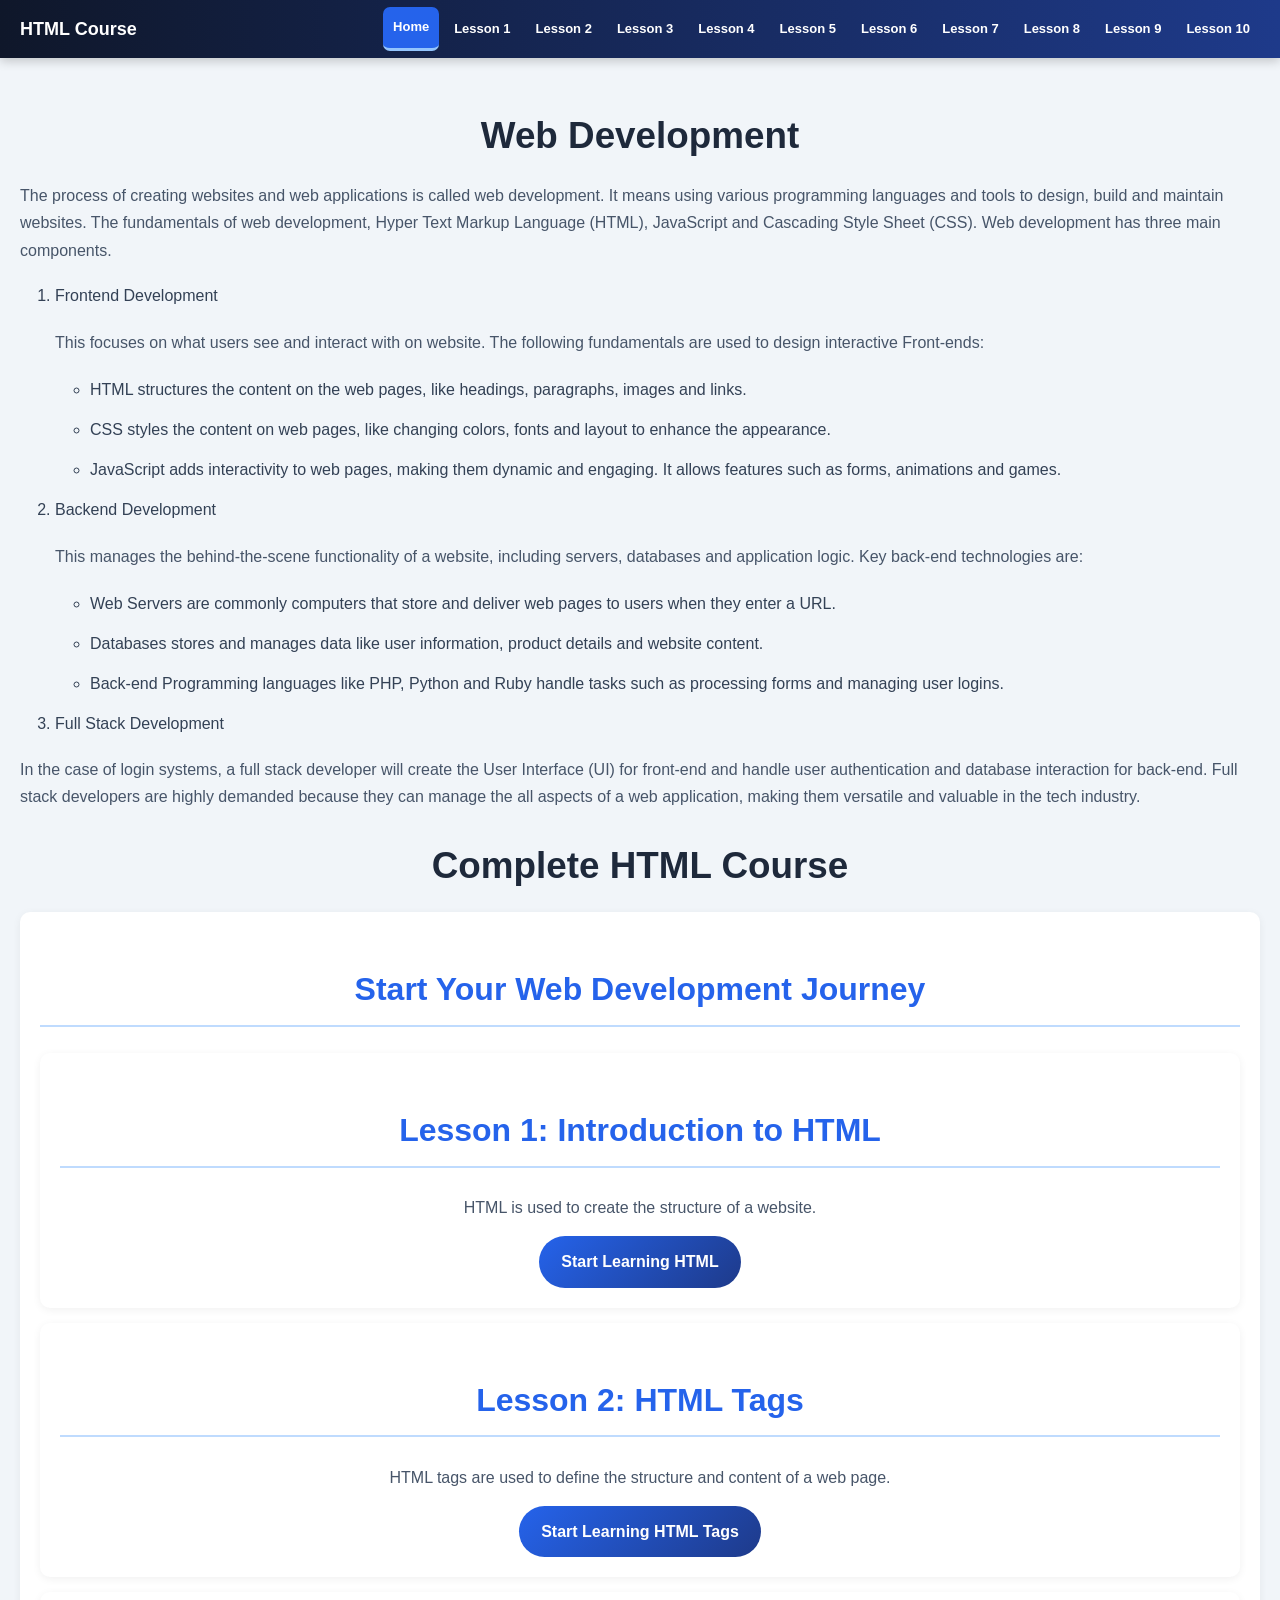
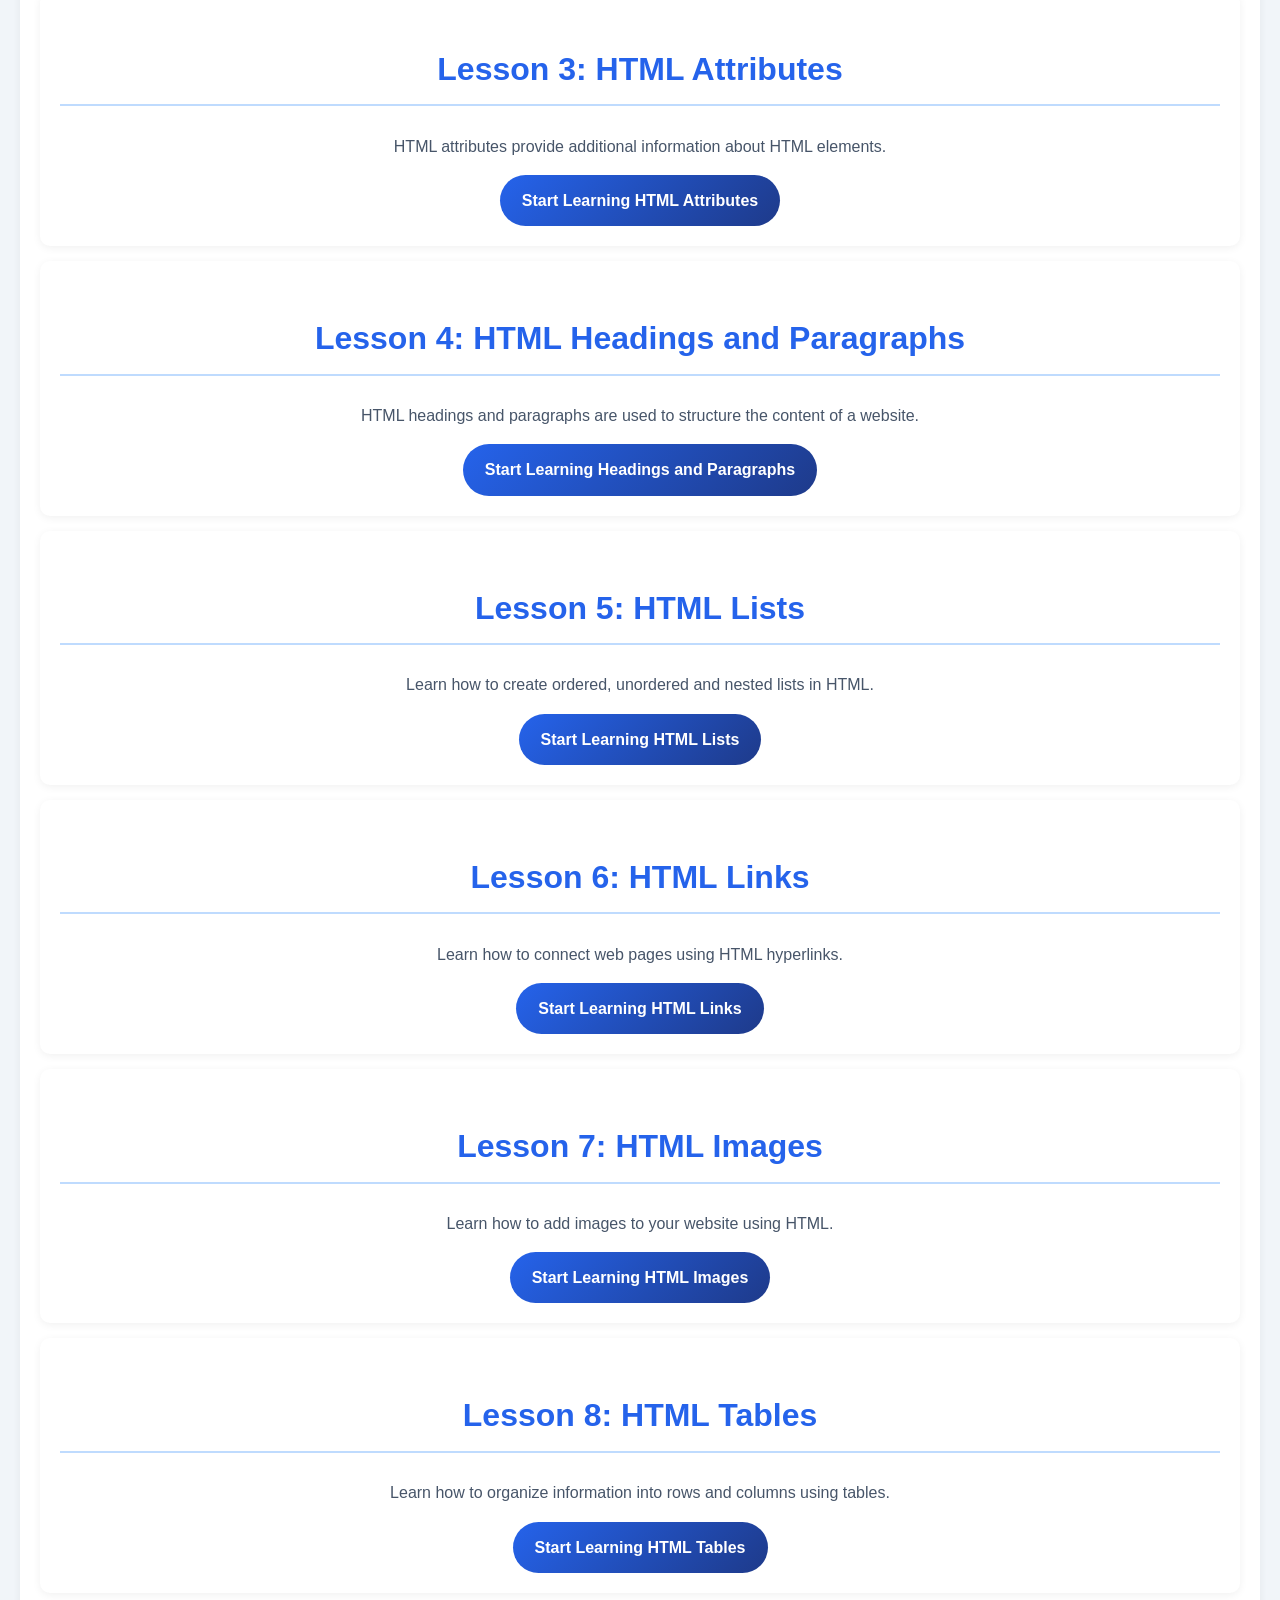
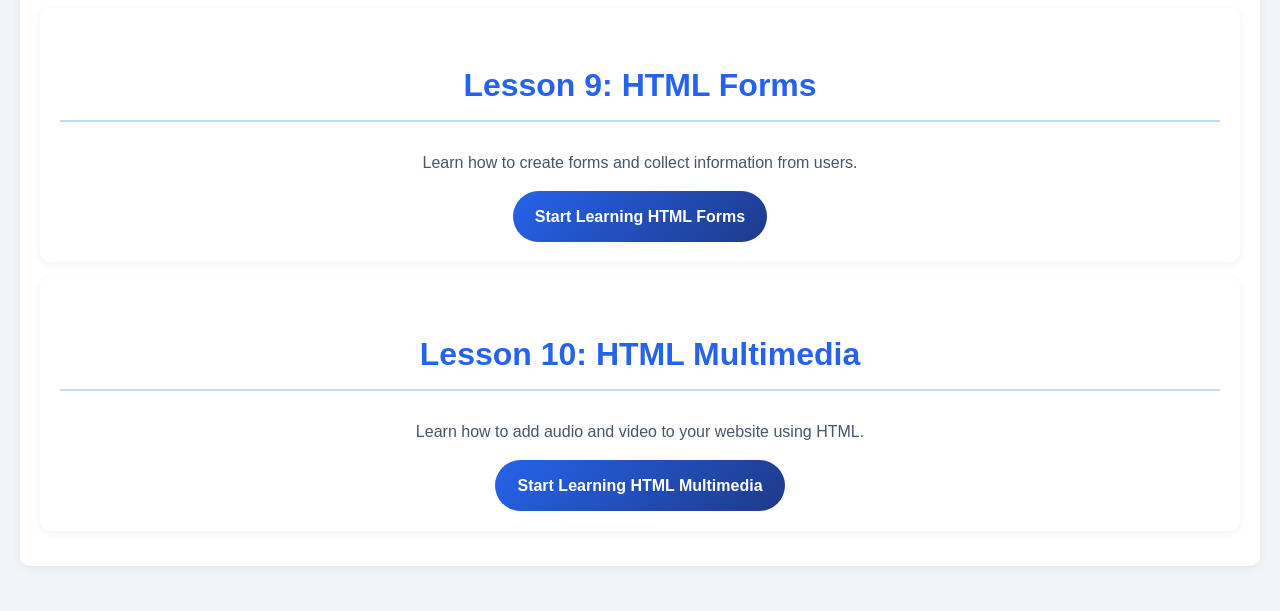
<file: index.html>
<!DOCTYPE html>
<html lang="en">

<head>
    <meta charset="UTF-8">
    <meta name="viewport" content="width=device-width, initial-scale=1.0">
    <meta name="description"
        content="This is a basic HTML page that provides an overview of web development, including frontend, backend, and full stack development. It also introduces Hyper Text Markup Language (HTML) and its fundamental concepts.">
    <title>Code Basics - HTML</title>
    <link rel="stylesheet" href="style.css">
    <meta name="google-site-verification" content="uQ5AeBRyBjuJOJidOoWNVHIqRKuerGvBq-l8XUqNjNE" />
</head>

<body>

    
<nav class="navbar">
    <div class="nav-logo">HTML Course</div>

    <button class="menu-toggle"
            onclick="toggleMenu()"
            aria-label="Open navigation menu"
            aria-expanded="false">
        ☰
    </button>

    <div class="nav-links" id="navLinks">
        <a href="index.html" class="active">Home</a>
        <a href="Lesson1.html">Lesson 1</a>
        <a href="Lesson2.html">Lesson 2</a>
        <a href="Lesson3.html">Lesson 3</a>
        <a href="Lesson4.html">Lesson 4</a>
        <a href="Lesson5.html">Lesson 5</a>
        <a href="Lesson6.html">Lesson 6</a>
        <a href="Lesson7.html">Lesson 7</a>
        <a href="Lesson8.html">Lesson 8</a>
        <a href="Lesson9.html">Lesson 9</a>
        <a href="Lesson10.html">Lesson 10</a>
    </div>
</nav>

<script>
function toggleMenu() {
    const menu = document.getElementById("navLinks");
    const button = document.querySelector(".menu-toggle");

    menu.classList.toggle("show");

    button.setAttribute(
        "aria-expanded",
        menu.classList.contains("show")
    );
}
</script>


    <h1 style="text-align: center;">Web Development</h1>
    <p>The process of creating websites and web applications is called web development. It means using various
        programming languages and tools to design, build and maintain websites. The fundamentals of web development,
        Hyper Text Markup Language (HTML), JavaScript and Cascading Style Sheet (CSS). Web development has three main
        components.</p>
    <ol>
        <li>Frontend Development</li>
        <p>This focuses on what users see and interact with on website. The following fundamentals are used to design
            interactive Front-ends:</p>
        <ul>
            <li>HTML structures the content on the web pages, like headings, paragraphs, images and links.</li>
            <li>CSS styles the content on web pages, like changing colors, fonts and layout to enhance the appearance.
            </li>
            <li>JavaScript adds interactivity to web pages, making them dynamic and engaging. It allows features such as
                forms, animations and games.</li>
        </ul>
        <li>Backend Development</li>
        <p>This manages the behind-the-scene functionality of a website, including servers, databases and application
            logic.
            Key back-end technologies are:</p>
        <ul>
            <li>Web Servers are commonly computers that store and deliver web pages to users when they enter a URL.</li>
            <li>Databases stores and manages data like user information, product details and website content.</li>
            <li>Back-end Programming languages like PHP, Python and Ruby handle tasks such as processing forms and
                managing
                user logins.</li>
        </ul>
        <li>Full Stack Development</li>
    </ol>
    <p>In the case of login systems, a full stack developer will create the User Interface (UI) for front-end and
        handle
        user authentication and database interaction for back-end. Full stack developers are highly demanded because
        they can manage the all aspects of a web application, making them versatile and valuable in the tech
        industry.
    </p>
</body>


<h1 align="center">Complete HTML Course</h1>

<section align="center" id="courses">

    <h2>Start Your Web Development Journey</h2>

    <!-- Lesson 1 -->
    <section class="lesson-card">
        <h2>Lesson 1: Introduction to HTML</h2>
        <p>HTML is used to create the structure of a website.</p>
        <a href="Lesson1.html" class="lesson-btn">
            Start Learning HTML
        </a>
    </section>

    <!-- Lesson 2 -->
    <section class="lesson-card">
        <h2>Lesson 2: HTML Tags</h2>
        <p>HTML tags are used to define the structure and content of a web page.</p>
        <a href="Lesson2.html" class="lesson-btn">
            Start Learning HTML Tags
        </a>
    </section>

    <!-- Lesson 3 -->
    <section class="lesson-card">
        <h2>Lesson 3: HTML Attributes</h2>
        <p>HTML attributes provide additional information about HTML elements.</p>
        <a href="Lesson3.html" class="lesson-btn">
            Start Learning HTML Attributes
        </a>
    </section>

    <!-- Lesson 4 -->
    <section class="lesson-card">
        <h2>Lesson 4: HTML Headings and Paragraphs</h2>
        <p>HTML headings and paragraphs are used to structure the content of a website.</p>
        <a href="Lesson4.html" class="lesson-btn">
            Start Learning Headings and Paragraphs
        </a>
    </section>

    <!-- Lesson 5 -->
    <section class="lesson-card">
        <h2>Lesson 5: HTML Lists</h2>
        <p>Learn how to create ordered, unordered and nested lists in HTML.</p>
        <a href="Lesson5.html" class="lesson-btn">
            Start Learning HTML Lists
        </a>
    </section>

    <!-- Lesson 6 -->
    <section class="lesson-card">
        <h2>Lesson 6: HTML Links</h2>
        <p>Learn how to connect web pages using HTML hyperlinks.</p>
        <a href="Lesson6.html" class="lesson-btn">
            Start Learning HTML Links
        </a>
    </section>

    <!-- Lesson 7 -->
    <section class="lesson-card">
        <h2>Lesson 7: HTML Images</h2>
        <p>Learn how to add images to your website using HTML.</p>
        <a href="Lesson7.html" class="lesson-btn">
            Start Learning HTML Images
        </a>
    </section>

    <!-- Lesson 8 -->
    <section class="lesson-card">
        <h2>Lesson 8: HTML Tables</h2>
        <p>Learn how to organize information into rows and columns using tables.</p>
        <a href="Lesson8.html" class="lesson-btn">
            Start Learning HTML Tables
        </a>
    </section>

    <!-- Lesson 9 -->
    <section class="lesson-card">
        <h2>Lesson 9: HTML Forms</h2>
        <p>Learn how to create forms and collect information from users.</p>
        <a href="Lesson9.html" class="lesson-btn">
            Start Learning HTML Forms
        </a>
    </section>

    <!-- Lesson 10 -->
    <section class="lesson-card">
        <h2>Lesson 10: HTML Multimedia</h2>
        <p>Learn how to add audio and video to your website using HTML.</p>
        <a href="Lesson10.html" class="lesson-btn">
            Start Learning HTML Multimedia
        </a>
    </section>

</section>

    </body>

</html>
</file>
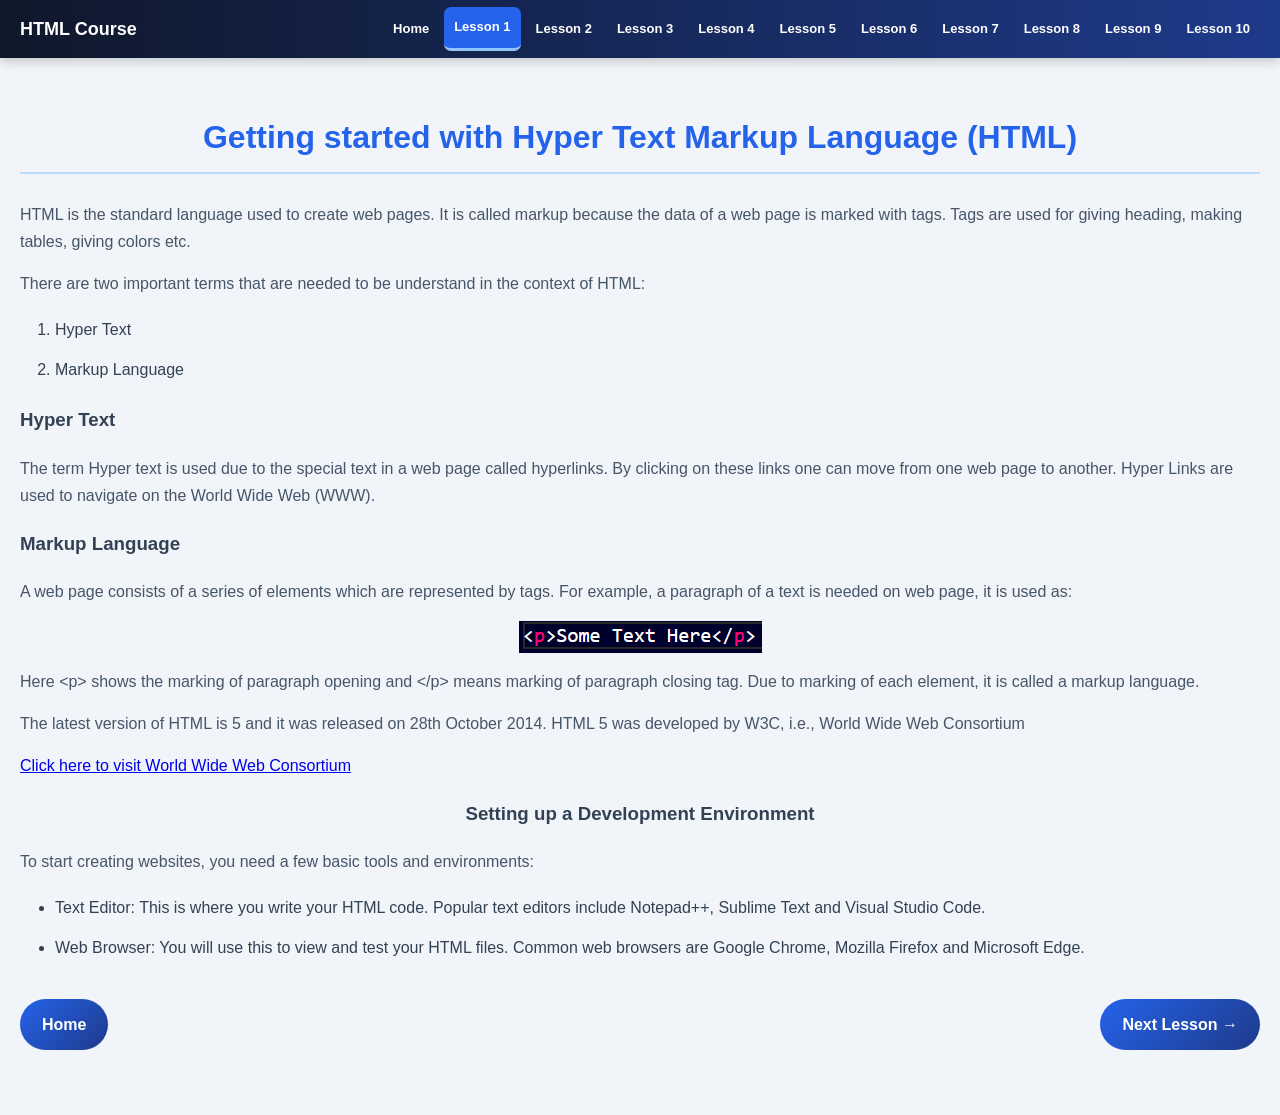
<file: Lesson1.html>
<!DOCTYPE html>
<html lang="en">

<head>
    <meta charset="UTF-8">
    <meta name="viewport" content="width=device-width, initial-scale=1.0">
    <title>Document</title>
    <link rel="stylesheet" href="style.css">

</head>

<body>
    
<nav class="navbar">
    <div class="nav-logo">HTML Course</div>

    <button class="menu-toggle"
            onclick="toggleMenu()"
            aria-label="Open navigation menu"
            aria-expanded="false">
        ☰
    </button>

    <div class="nav-links" id="navLinks">
        <a href="index.html">Home</a>
        <a href="Lesson1.html" class="active">Lesson 1</a>
        <a href="Lesson2.html">Lesson 2</a>
        <a href="Lesson3.html">Lesson 3</a>
        <a href="Lesson4.html">Lesson 4</a>
        <a href="Lesson5.html">Lesson 5</a>
        <a href="Lesson6.html">Lesson 6</a>
        <a href="Lesson7.html">Lesson 7</a>
        <a href="Lesson8.html">Lesson 8</a>
        <a href="Lesson9.html">Lesson 9</a>
        <a href="Lesson10.html">Lesson 10</a>
    </div>
</nav>

<script>
function toggleMenu() {
    const menu = document.getElementById("navLinks");
    const button = document.querySelector(".menu-toggle");

    menu.classList.toggle("show");

    button.setAttribute(
        "aria-expanded",
        menu.classList.contains("show")
    );
}
</script>


    <body>

        <!-- Your website content here -->

    </body>

</html>
<h2 style="text-align: center;">Getting started with Hyper Text Markup Language (HTML)</h2>
<p>HTML is the standard language used to create web pages. It is called markup because the data of a web page is
    marked with tags. Tags are used for giving heading, making tables, giving colors etc.</p>
<p>There are two important terms that are needed to be understand in the context of HTML:</p>
<ol>
    <li>Hyper Text</li>
    <li>Markup Language</li>
</ol>
<h3>Hyper Text</h3>
<p>The term Hyper text is used due to the special text in a web page called hyperlinks. By clicking on these
    links
    one can move from one web page to another. Hyper Links are used to navigate on the World Wide Web (WWW).</p>
<h3>Markup Language</h3>
<p>A web page consists of a series of elements which are represented by tags. For example, a paragraph of a text
    is
    needed on web page, it is used as:</p>
<div style="display: flex; justify-content: center;">
    <img src="Image 1.png" alt="Image 1">
</div>
<p>Here &lt;p&gt; shows the marking of paragraph opening and &lt;/p&gt; means marking of paragraph closing tag.
    Due
    to marking of each element, it is called a markup language.</p>
<p>The latest version of HTML is 5 and it was released on 28th October 2014. HTML 5 was developed by W3C, i.e.,
    World Wide Web Consortium</p>
<a href="https://www.w3.org/TR/html5/" target="_blank">Click here to visit World Wide Web Consortium</a>
<h3 style="text-align: center;">Setting up a Development Environment</h3>
<p>To start creating websites, you need a few basic tools and environments: </p>
<ul>
    <li>Text Editor: This is where you write your HTML code. Popular text editors include Notepad++, Sublime
        Text
        and Visual Studio Code.</li>
    <li>Web Browser: You will use this to view and test your HTML files. Common web browsers are Google Chrome,
        Mozilla Firefox and Microsoft Edge.</li>
</ul>
<!-- LESSON NAVIGATION -->

<div class="lesson-navigation">

    <a href="index.html">
        Home
    </a>

    <a href="Lesson2.html">
        Next Lesson →
    </a>

</div>
</body>

</html>
</file>
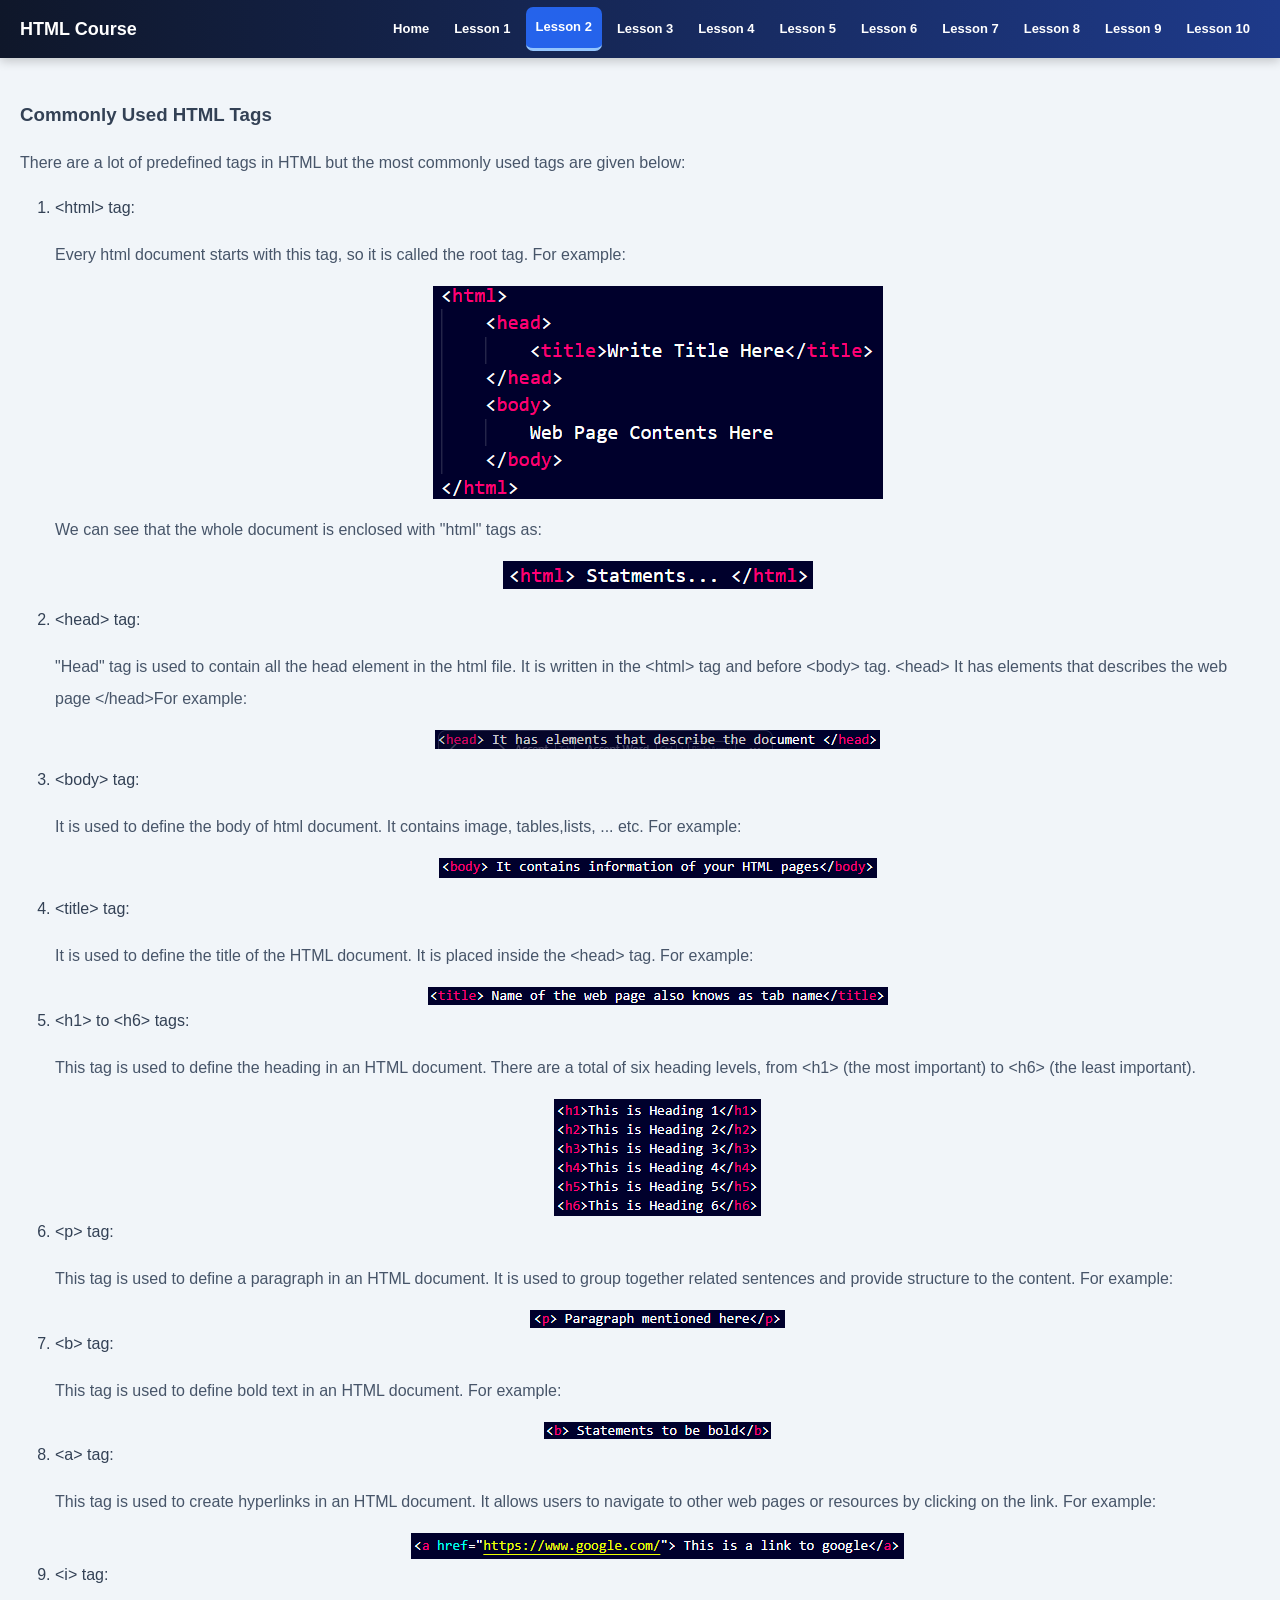
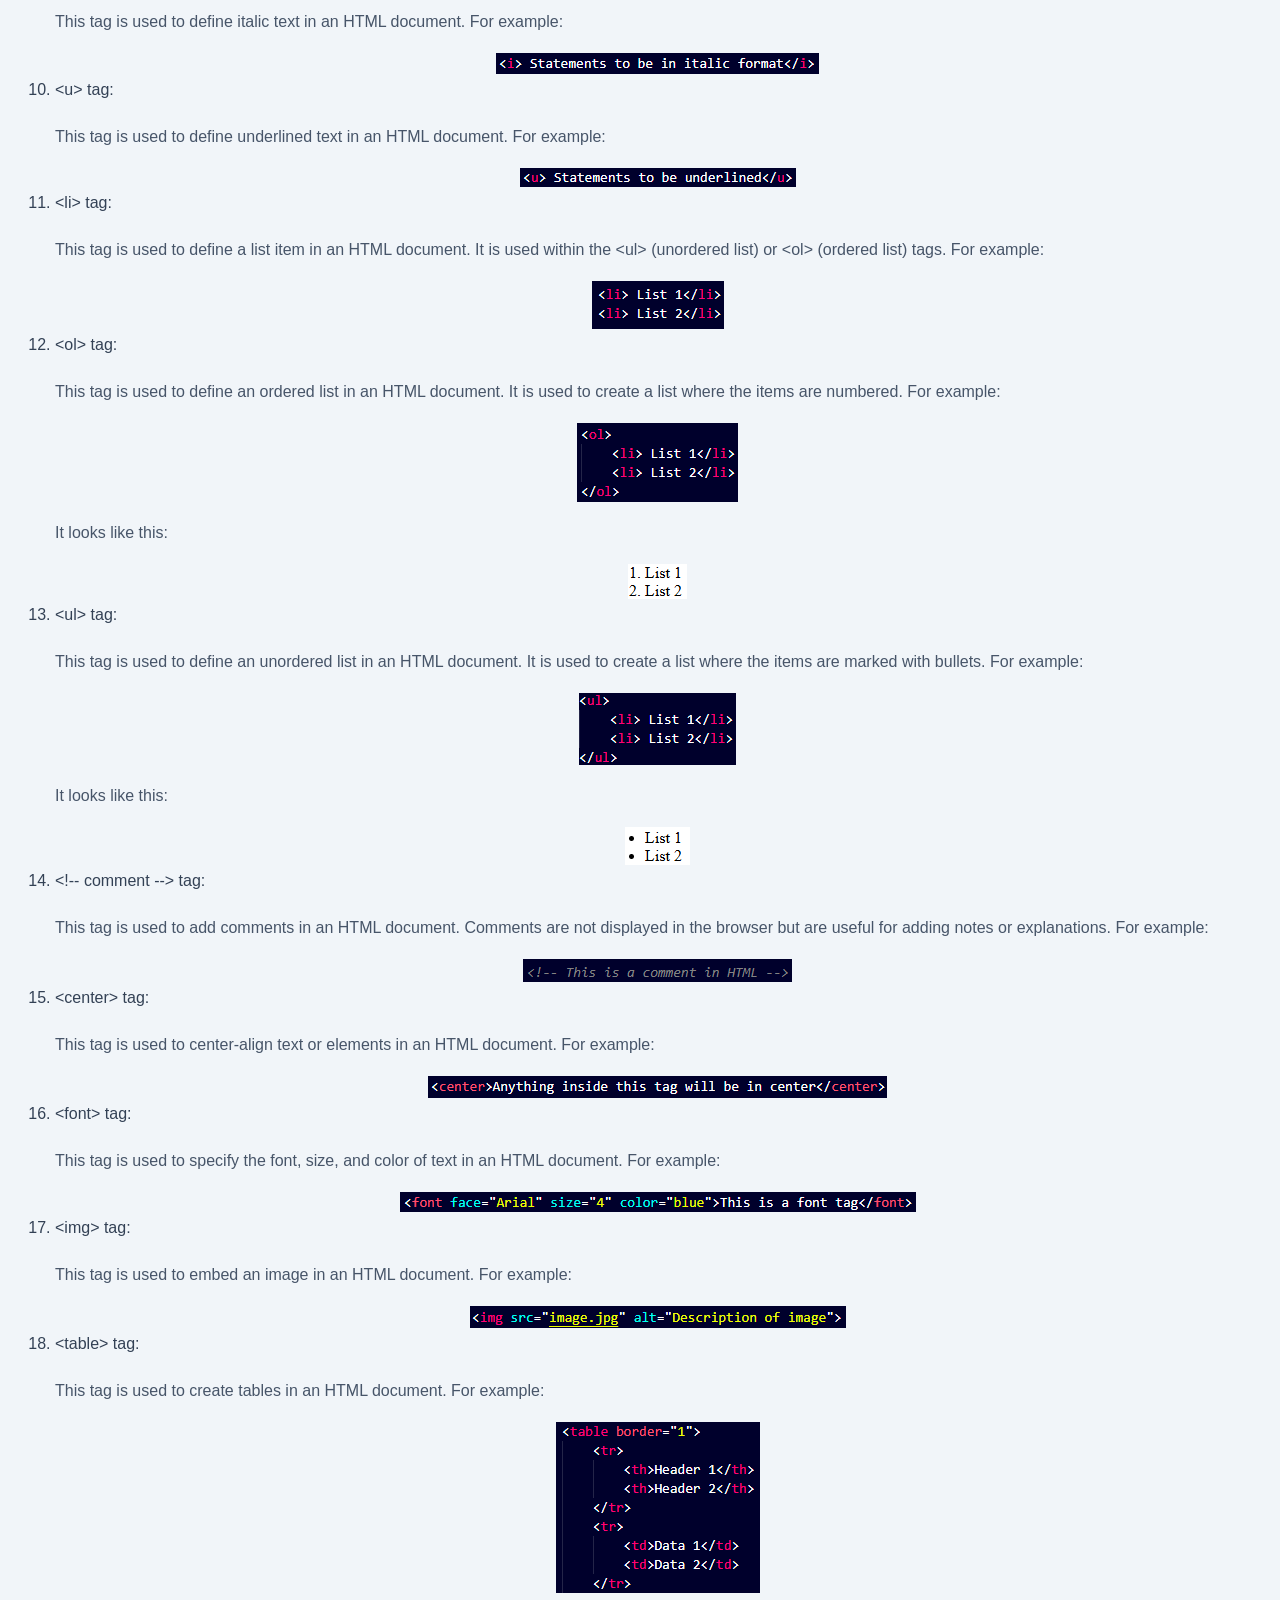
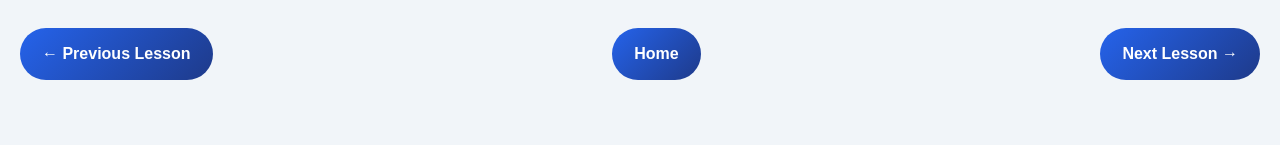
<file: Lesson2.html>
<!DOCTYPE html>
<html lang="en">

<head>
    <meta charset="UTF-8">
    <meta name="viewport" content="width=device-width, initial-scale=1.0">
    <title>Start Learning HTML</title>
    <link rel="stylesheet" href="style.css">

</head>

<body>
        
<nav class="navbar">
    <div class="nav-logo">HTML Course</div>

    <button class="menu-toggle"
            onclick="toggleMenu()"
            aria-label="Open navigation menu"
            aria-expanded="false">
        ☰
    </button>

    <div class="nav-links" id="navLinks">
        <a href="index.html">Home</a>
        <a href="Lesson1.html">Lesson 1</a>
        <a href="Lesson2.html" class="active">Lesson 2</a>
        <a href="Lesson3.html">Lesson 3</a>
        <a href="Lesson4.html">Lesson 4</a>
        <a href="Lesson5.html">Lesson 5</a>
        <a href="Lesson6.html">Lesson 6</a>
        <a href="Lesson7.html">Lesson 7</a>
        <a href="Lesson8.html">Lesson 8</a>
        <a href="Lesson9.html">Lesson 9</a>
        <a href="Lesson10.html">Lesson 10</a>
    </div>
</nav>

<script>
function toggleMenu() {
    const menu = document.getElementById("navLinks");
    const button = document.querySelector(".menu-toggle");

    menu.classList.toggle("show");

    button.setAttribute(
        "aria-expanded",
        menu.classList.contains("show")
    );
}
</script>

    <h3>Commonly Used HTML Tags</h3>
    <p>There are a lot of predefined tags in HTML but the most commonly used tags are given below:</p>
    <ol>
        <li>&lt;html&gt; tag:</li>
        <p>Every html document starts with this tag, so it is called the root tag. For example:</p>
        <div style="display: flex; justify-content: center;">
            <img src="Image 2.png" alt="Image 2">
        </div>
        <p>We can see that the whole document is enclosed with &quot;html&quot; tags as:
        <div style="display: flex; justify-content: center;">
            <img src="Image 3.png"
                alt="HTML code snippet on a dark editor-like background showing &lt;html&gt; Statements... &lt;/html&gt;, with the tags highlighted in pink and the text in light blue. The presentation is instructional and neutral;">
        </div>
        </p>
        <li>&lt;head&gt; tag:</li>
        <p>&quot;Head&quot; tag is used to contain all the head element in the html file.
            It is written in the &lt;html&gt; tag and before &lt;body&gt; tag.
            &lt;head&gt; It has elements that describes the web page &lt;/head&gt;For example:
        <div style="display: flex; justify-content: center;">
            <img src="Head.png" alt="Image 4">
        </div>
        </p>
        <li>&lt;body&gt; tag:</li>
        <p>It is used to define the body of html document. It contains image, tables,lists, ... etc. For example:
        <div style="display: flex; justify-content: center;">
            <img src="Image 4.png" alt="Image 4">
        </div>
        </p>
        <li>&lt;title&gt; tag:</li>
        <p>It is used to define the title of the HTML document. It is placed inside the &lt;head&gt; tag. For example:
        </p>
        <div style="display: flex; justify-content: center;">
            <img src="Image 5.png" alt="Image 5">
        </div>
        <li>&lt;h1&gt; to &lt;h6&gt; tags:</li>
        <p> This tag is used to define the heading in an HTML document. There are a total of six heading levels, from
            &lt;h1&gt; (the most important) to &lt;h6&gt; (the least important).</p>
        <div style="display: flex; justify-content: center;">
            <img src="Image 6.png" alt="Image 6">
        </div>
        <li>&lt;p&gt; tag:</li>
        <p>This tag is used to define a paragraph in an HTML document. It is used to group together related sentences
            and provide structure to the content. For example:</p>
        <div style="display: flex; justify-content: center;">
            <img src="Image 7.png" alt="Image 7">
        </div>
        </div>
        <li>&lt;b&gt; tag:</li>
        <p>This tag is used to define bold text in an HTML document. For example:</p>
        <div style="display: flex; justify-content: center;">
            <img src="Image 8.png" alt="Image 8">
        </div>
        <li>&lt;a&gt; tag:</li>
        <p>This tag is used to create hyperlinks in an HTML document. It allows users to navigate to other web pages or
            resources by clicking on the link. For example:</p>
        <div style="display: flex; justify-content: center;">
            <img src="Image 11.png" alt="Image 11">
        </div>
        <li>&lt;i&gt; tag:</li>
        <p>This tag is used to define italic text in an HTML document. For example:</p>
        <div style="display: flex; justify-content: center;">
            <img src="Image 9.png" alt="Image 9">
        </div>
        <li>&lt;u&gt; tag:</li>
        <p>This tag is used to define underlined text in an HTML document. For example:</p>
        <div style="display: flex; justify-content: center;">
            <img src="Image 10.png" alt="Image 10">
        </div>
        <li>&lt;li&gt; tag:</li>
        <p>This tag is used to define a list item in an HTML document. It is used within the &lt;ul&gt; (unordered list)
            or &lt;ol&gt; (ordered list) tags. For example:</p>
        <div style="display: flex; justify-content: center;">
            <img src="Image 12.png" alt="Image 12">
        </div>
        <li>&lt;ol&gt; tag:</li>
        <p>This tag is used to define an ordered list in an HTML document. It is used to create a list where the items
            are numbered. For example:</p>
        <div style="display: flex; justify-content: center;">
            <img src="Image 13.png" alt="Image 13">
        </div>
        <p>It looks like this:</p>
        <div style="display: flex; justify-content: center;">
            <img src="Image 14.png" alt="Image 14">
        </div>
        <li>&lt;ul&gt; tag:</li>
        <p>This tag is used to define an unordered list in an HTML document. It is used to create a list where the items
            are marked with bullets. For example:</p>
        <div style="display: flex; justify-content: center;">
            <img src="Image 15.png" alt="Image 15">
        </div>
        <p>It looks like this:</p>
        <div style="display: flex; justify-content: center;">
            <img src="Image 16.png" alt="Image 16">
        </div>
        <li>&lt;!-- comment --&gt; tag:</li>
        <p>This tag is used to add comments in an HTML document. Comments are not displayed in the browser but are
            useful for adding notes or explanations. For example:</p>
        <div style="display: flex; justify-content: center;">
            <img src="Image 17.png" alt="Image 17">
        </div>
        <li>&lt;center&gt; tag:</li>
        <p>This tag is used to center-align text or elements in an HTML document. For example:</p>
        <div style="display: flex; justify-content: center;">
            <img src="Image 18.png" alt="Image 18">
        </div>
        <li>&lt;font&gt; tag:</li>
        <p>This tag is used to specify the font, size, and color of text in an HTML document. For example:</p>
        <div style="display: flex; justify-content: center;">
            <img src="Image 19.png" alt="Image 19">
        </div>
        <li>&lt;img&gt; tag:</li>
        <p>This tag is used to embed an image in an HTML document. For example:</p>
        <div style="display: flex; justify-content: center;">
            <img src="Image 20.png" alt="Image 20">
        </div>
        <li>&lt;table&gt; tag:</li>
        <p>This tag is used to create tables in an HTML document. For example:</p>
        <div style="display: flex; justify-content: center;">
            <img src="Image 21.png" alt="Image 21">
        </div>
    </ol>
    <div class="lesson-navigation">

        <a href="Lesson1.html">
            ← Previous Lesson
        </a>

        <a href="index.html">
            Home
        </a>

        <a href="Lesson3.html">
            Next Lesson →
        </a>

    </div>
</body>

</html>
</file>
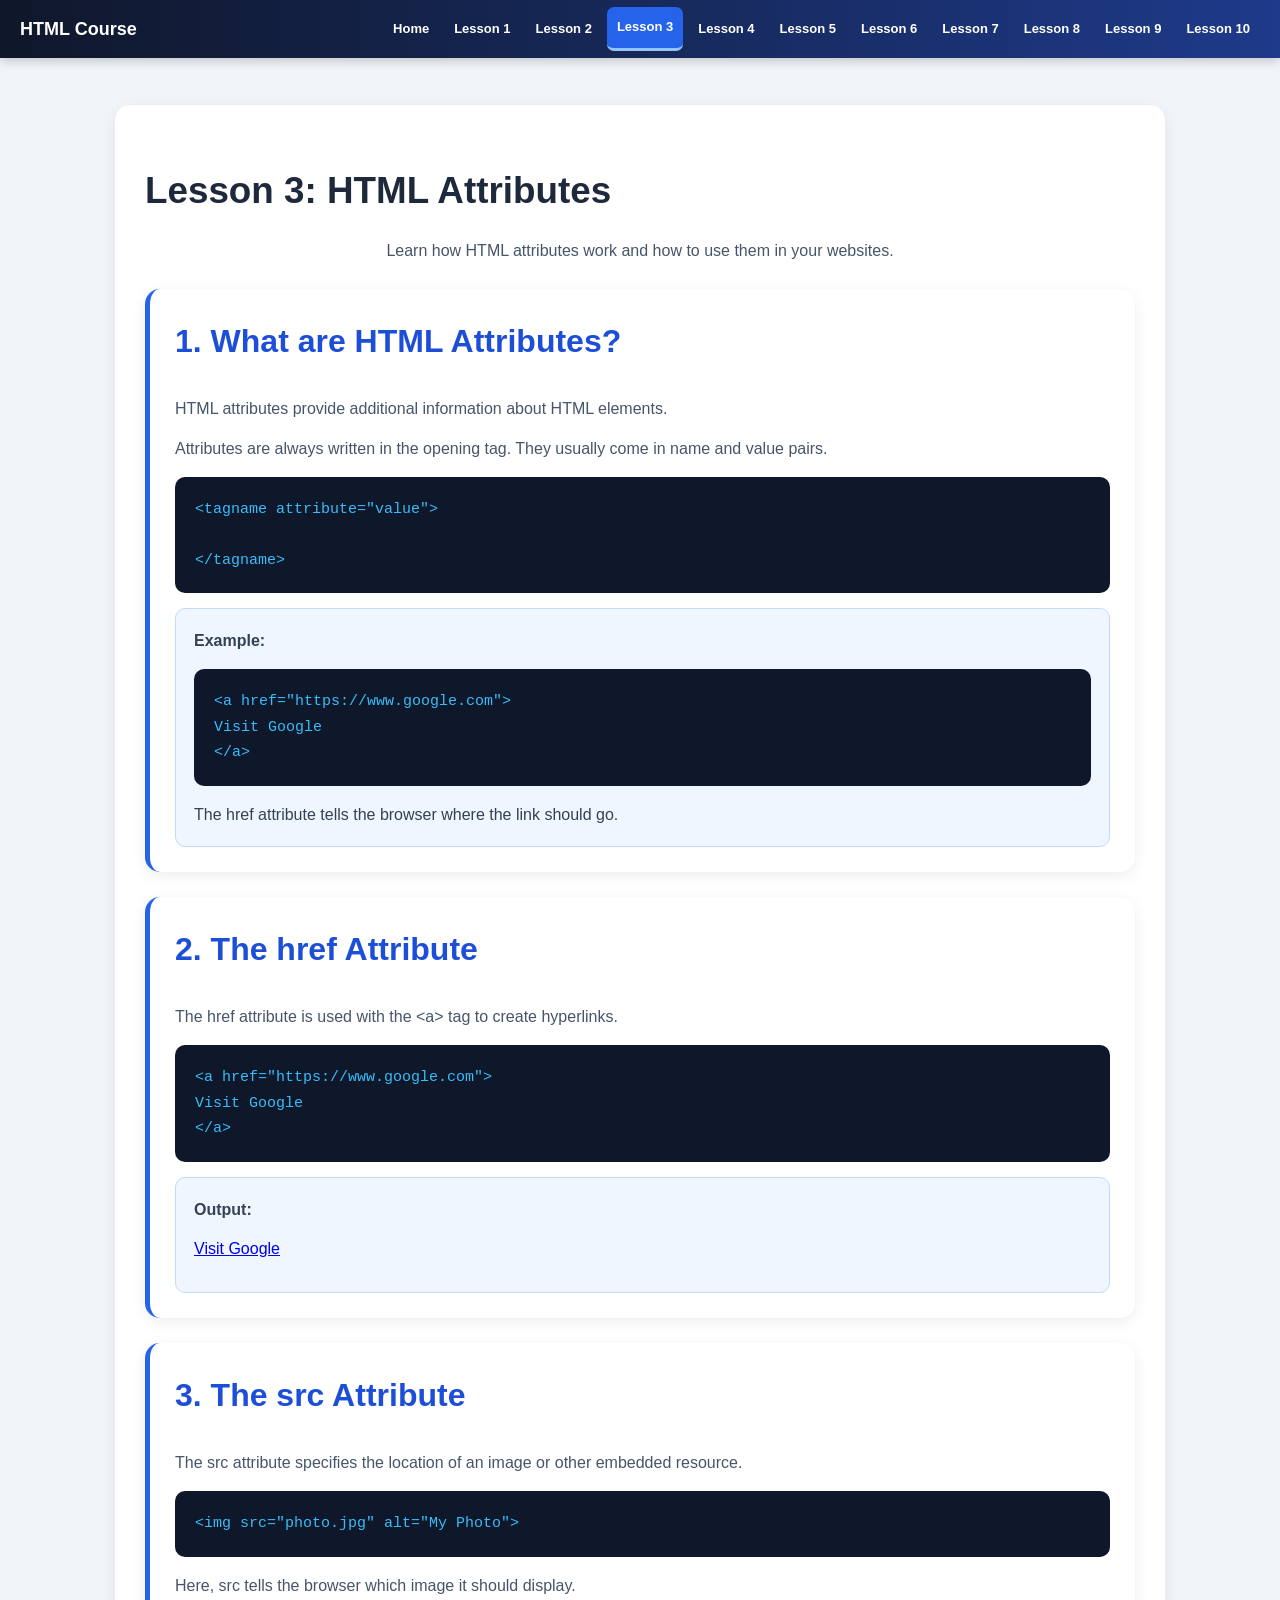
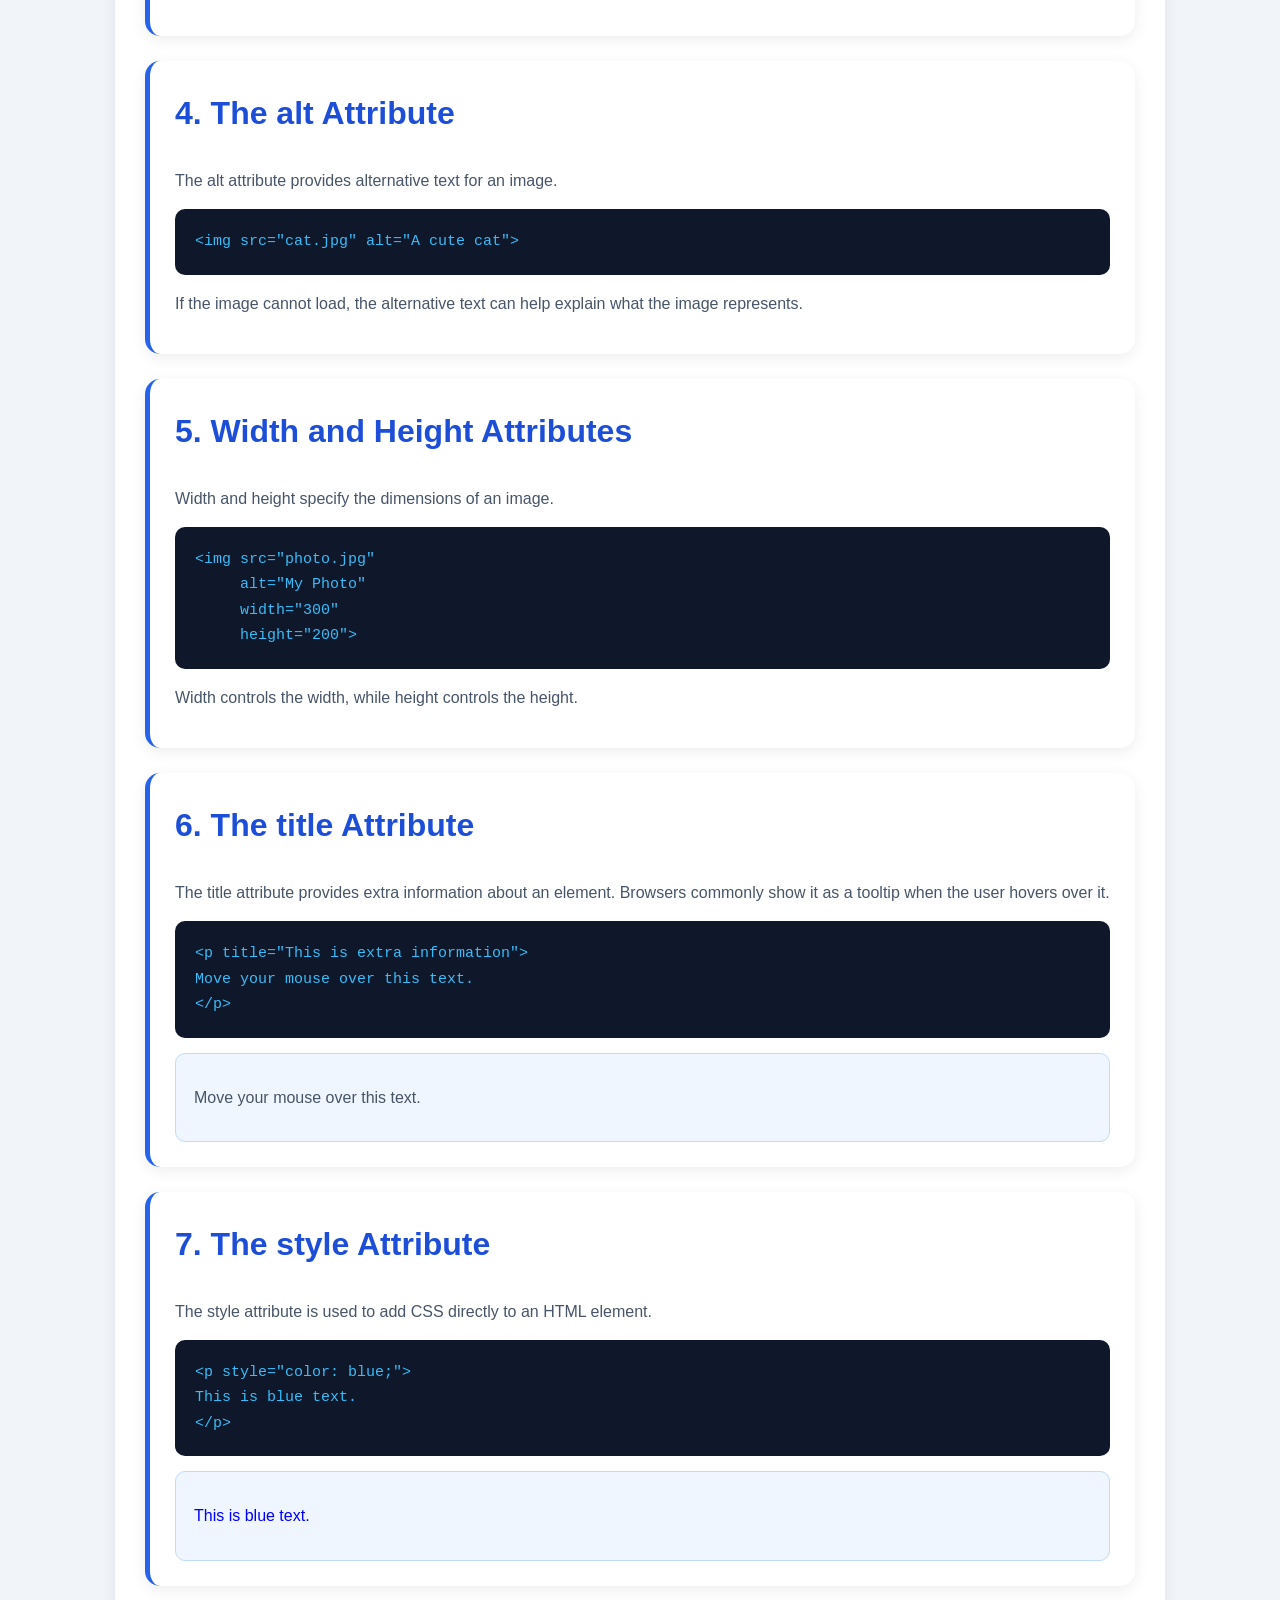
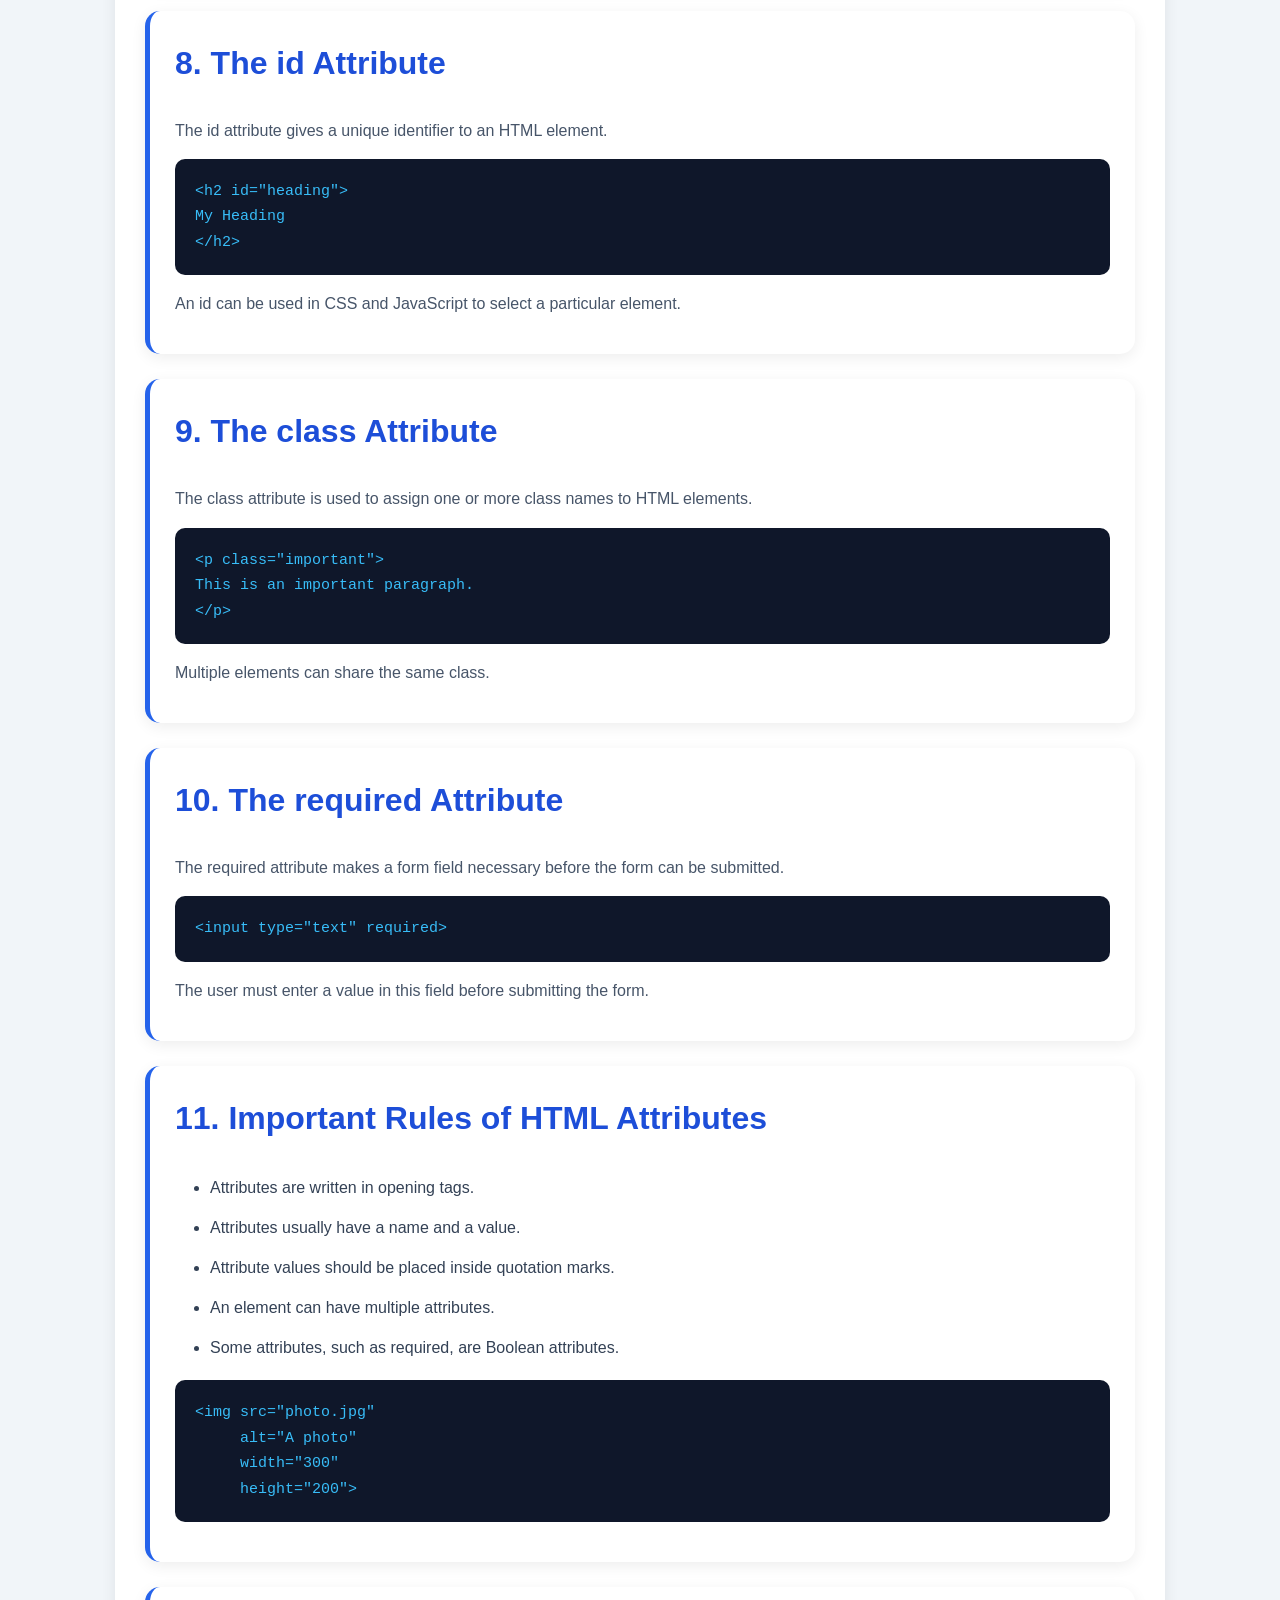
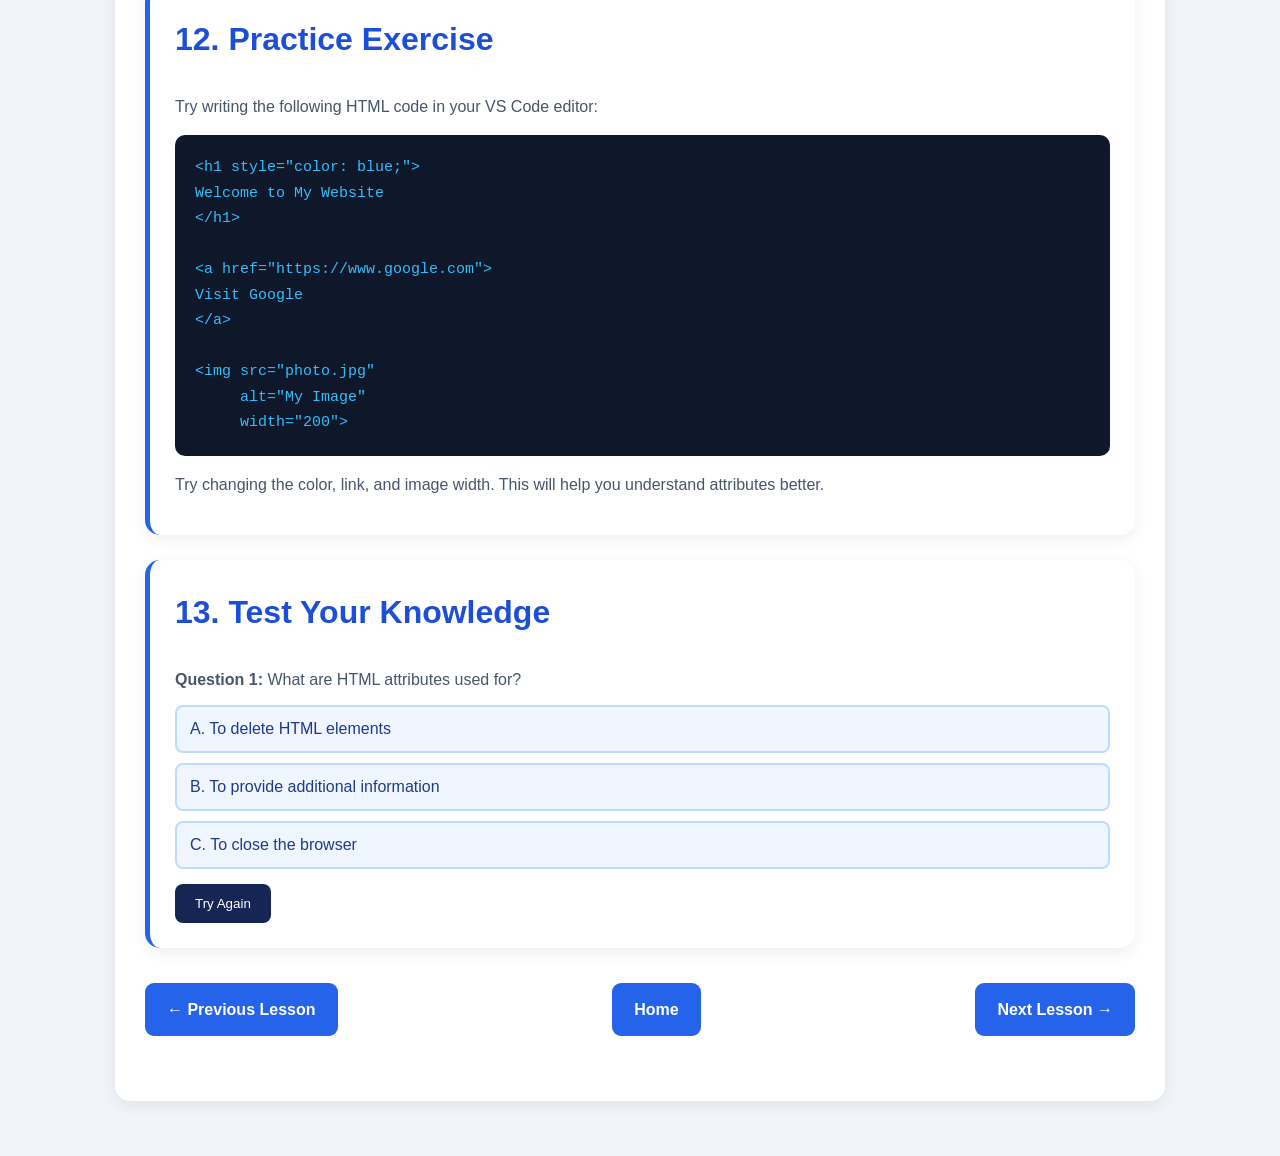
<file: Lesson3.html>
<!DOCTYPE html>
<html lang="en">

<head>
    <meta charset="UTF-8">
    <meta name="viewport" content="width=device-width, initial-scale=1.0">
    <title>Lesson 3 - HTML Attributes</title>
    <link rel="stylesheet" href="style.css">
    <style>
        .lesson-content {
            max-width: 1050px;
            margin: 25px auto;
        }

        .lesson-card {
            background: white;
            padding: 25px;
            margin: 25px 0;
            border-radius: 15px;
            box-shadow: 0 4px 15px rgba(0, 0, 0, 0.07);
            border-left: 5px solid #2563eb;
        }

        .lesson-card h2 {
            color: #1d4ed8;
            border: none;
            padding: 0;
            margin-top: 0;
        }

        .lesson-card p {
            margin: 12px 0;
        }

        .lesson-card pre {
            background: #0f172a;
            color: #38bdf8;
            padding: 20px;
            border-radius: 10px;
            overflow-x: auto;
            font-size: 15px;
        }

        .lesson-card code {
            color: #38bdf8;
            background: transparent;
        }

        .example-output {
            background: #eff6ff;
            border: 1px solid #bfdbfe;
            padding: 18px;
            border-radius: 10px;
            margin-top: 15px;
        }

        .quiz-option {
            display: block;
            width: 100%;
            text-align: left;
            background: #eff6ff;
            border: 2px solid #bfdbfe;
            color: #1e3a8a;
            padding: 13px;
            margin: 10px 0;
            border-radius: 8px;
            cursor: pointer;
            font-size: 16px;
        }

        .quiz-option:hover {
            background: #dbeafe;
        }

        .quiz-option:disabled {
            cursor: default;
            opacity: 0.85;
        }

        #quiz-result {
            font-weight: bold;
            margin-top: 15px;
        }

        .lesson-navigation {
            display: flex;
            justify-content: space-between;
            gap: 15px;
            margin: 35px 0;
            flex-wrap: wrap;
        }

        .lesson-navigation a {
            display: inline-block;
            background: #2563eb;
            color: white !important;
            padding: 13px 22px;
            border-radius: 9px;
            text-decoration: none;
            font-weight: bold;
        }

        .lesson-navigation a:hover {
            background: #172554;
        }

        @media(max-width: 600px) {
            .lesson-card {
                padding: 16px;
            }
        }
    </style>
</head>

<body>

    <!-- NAVIGATION BAR -->

        
<nav class="navbar">
    <div class="nav-logo">HTML Course</div>

    <button class="menu-toggle"
            onclick="toggleMenu()"
            aria-label="Open navigation menu"
            aria-expanded="false">
        ☰
    </button>

    <div class="nav-links" id="navLinks">
        <a href="index.html">Home</a>
        <a href="Lesson1.html">Lesson 1</a>
        <a href="Lesson2.html">Lesson 2</a>
        <a href="Lesson3.html" class="active">Lesson 3</a>
        <a href="Lesson4.html">Lesson 4</a>
        <a href="Lesson5.html">Lesson 5</a>
        <a href="Lesson6.html">Lesson 6</a>
        <a href="Lesson7.html">Lesson 7</a>
        <a href="Lesson8.html">Lesson 8</a>
        <a href="Lesson9.html">Lesson 9</a>
        <a href="Lesson10.html">Lesson 10</a>
    </div>
</nav>

<script>
function toggleMenu() {
    const menu = document.getElementById("navLinks");
    const button = document.querySelector(".menu-toggle");

    menu.classList.toggle("show");

    button.setAttribute(
        "aria-expanded",
        menu.classList.contains("show")
    );
}
</script>



    <main class="lesson-content">

        <h1>Lesson 3: HTML Attributes</h1>

        <p style="text-align:center;">
            Learn how HTML attributes work and how to use them
            in your websites.
        </p>


        <!-- SECTION 1 -->

        <section class="lesson-card">

            <h2>1. What are HTML Attributes?</h2>

            <p>
                HTML attributes provide additional information
                about HTML elements.
            </p>

            <p>
                Attributes are always written in the opening tag.
                They usually come in name and value pairs.
            </p>

            <pre><code>&lt;tagname attribute="value"&gt;
<Content>
&lt;/tagname&gt;</code></pre>

            <div class="example-output">
                <strong>Example:</strong>

                <pre><code>&lt;a href="https://www.google.com"&gt;
Visit Google
&lt;/a&gt;</code></pre>

                The href attribute tells the browser
                where the link should go.
            </div>

        </section>


        <!-- SECTION 2 -->

        <section class="lesson-card">

            <h2>2. The href Attribute</h2>

            <p>
                The href attribute is used with the
                &lt;a&gt; tag to create hyperlinks.
            </p>

            <pre><code>&lt;a href="https://www.google.com"&gt;
Visit Google
&lt;/a&gt;</code></pre>

            <div class="example-output">
                <strong>Output:</strong>
                <p>
                    <a href="https://www.google.com" target="_blank">
                        Visit Google
                    </a>
                </p>
            </div>

        </section>


        <!-- SECTION 3 -->

        <section class="lesson-card">

            <h2>3. The src Attribute</h2>

            <p>
                The src attribute specifies the location
                of an image or other embedded resource.
            </p>

            <pre><code>&lt;img src="photo.jpg" alt="My Photo"&gt;</code></pre>

            <p>
                Here, src tells the browser which image
                it should display.
            </p>

        </section>


        <!-- SECTION 4 -->

        <section class="lesson-card">

            <h2>4. The alt Attribute</h2>

            <p>
                The alt attribute provides alternative text
                for an image.
            </p>

            <pre><code>&lt;img src="cat.jpg" alt="A cute cat"&gt;</code></pre>

            <p>
                If the image cannot load, the alternative
                text can help explain what the image represents.
            </p>

        </section>


        <!-- SECTION 5 -->

        <section class="lesson-card">

            <h2>5. Width and Height Attributes</h2>

            <p>
                Width and height specify the dimensions
                of an image.
            </p>

            <pre><code>&lt;img src="photo.jpg"
     alt="My Photo"
     width="300"
     height="200"&gt;</code></pre>

            <p>
                Width controls the width, while height
                controls the height.
            </p>

        </section>


        <!-- SECTION 6 -->

        <section class="lesson-card">

            <h2>6. The title Attribute</h2>

            <p>
                The title attribute provides extra information
                about an element. Browsers commonly show it
                as a tooltip when the user hovers over it.
            </p>

            <pre><code>&lt;p title="This is extra information"&gt;
Move your mouse over this text.
&lt;/p&gt;</code></pre>

            <div class="example-output">
                <p title="This is extra information">
                    Move your mouse over this text.
                </p>
            </div>

        </section>


        <!-- SECTION 7 -->

        <section class="lesson-card">

            <h2>7. The style Attribute</h2>

            <p>
                The style attribute is used to add CSS
                directly to an HTML element.
            </p>

            <pre><code>&lt;p style="color: blue;"&gt;
This is blue text.
&lt;/p&gt;</code></pre>

            <div class="example-output">
                <p style="color:blue;">
                    This is blue text.
                </p>
            </div>

        </section>


        <!-- SECTION 8 -->

        <section class="lesson-card">

            <h2>8. The id Attribute</h2>

            <p>
                The id attribute gives a unique identifier
                to an HTML element.
            </p>

            <pre><code>&lt;h2 id="heading"&gt;
My Heading
&lt;/h2&gt;</code></pre>

            <p>
                An id can be used in CSS and JavaScript
                to select a particular element.
            </p>

        </section>


        <!-- SECTION 9 -->

        <section class="lesson-card">

            <h2>9. The class Attribute</h2>

            <p>
                The class attribute is used to assign
                one or more class names to HTML elements.
            </p>

            <pre><code>&lt;p class="important"&gt;
This is an important paragraph.
&lt;/p&gt;</code></pre>

            <p>
                Multiple elements can share the same class.
            </p>

        </section>


        <!-- SECTION 10 -->

        <section class="lesson-card">

            <h2>10. The required Attribute</h2>

            <p>
                The required attribute makes a form field
                necessary before the form can be submitted.
            </p>

            <pre><code>&lt;input type="text" required&gt;</code></pre>

            <p>
                The user must enter a value in this field
                before submitting the form.
            </p>

        </section>


        <!-- SECTION 11 -->

        <section class="lesson-card">

            <h2>11. Important Rules of HTML Attributes</h2>

            <ul>
                <li>Attributes are written in opening tags.</li>
                <li>Attributes usually have a name and a value.</li>
                <li>Attribute values should be placed inside quotation marks.</li>
                <li>An element can have multiple attributes.</li>
                <li>Some attributes, such as required, are Boolean attributes.</li>
            </ul>

            <pre><code>&lt;img src="photo.jpg"
     alt="A photo"
     width="300"
     height="200"&gt;</code></pre>

        </section>


        <!-- PRACTICE -->

        <section class="lesson-card">

            <h2>12. Practice Exercise</h2>

            <p>
                Try writing the following HTML code in
                your VS Code editor:
            </p>

            <pre><code>&lt;h1 style="color: blue;"&gt;
Welcome to My Website
&lt;/h1&gt;

&lt;a href="https://www.google.com"&gt;
Visit Google
&lt;/a&gt;

&lt;img src="photo.jpg"
     alt="My Image"
     width="200"&gt;</code></pre>

            <p>
                Try changing the color, link, and image width.
                This will help you understand attributes better.
            </p>

        </section>


        <!-- QUIZ -->

        <section class="lesson-card">

            <h2>13. Test Your Knowledge</h2>

            <p><strong>Question 1:</strong>
                What are HTML attributes used for?
            </p>

            <button class="quiz-option" onclick="checkAnswer(this, false)">
                A. To delete HTML elements
            </button>

            <button class="quiz-option" onclick="checkAnswer(this, true)">
                B. To provide additional information
            </button>

            <button class="quiz-option" onclick="checkAnswer(this, false)">
                C. To close the browser
            </button>

            <p id="quiz-result"></p>

            <button onclick="resetQuiz()" style="background:#172554;color:white;
                padding:12px 20px;border:0;border-radius:8px;
                cursor:pointer;">
                Try Again
            </button>

        </section>


        <!-- LESSON NAVIGATION -->

        <div class="lesson-navigation">

            <a href="Lesson2.html">
                ← Previous Lesson
            </a>

            <a href="index.html">
                Home
            </a>

            <a href="Lesson4.html">
                Next Lesson →
            </a>

        </div>

    </main>


    <!-- JAVASCRIPT QUIZ -->

    <script>

        function checkAnswer(button, correct) {

            let result = document.getElementById("quiz-result");

            let options = document.querySelectorAll(".quiz-option");

            options.forEach(function (option) {
                option.disabled = true;
            });

            if (correct) {

                result.innerHTML = "Correct! Excellent work!";

                result.style.color = "green";

                button.style.background = "#dcfce7";

            } else {

                result.innerHTML = "Incorrect! Try again after reviewing the lesson.";

                result.style.color = "red";

                button.style.background = "#fee2e2";

            }

        }


        function resetQuiz() {

            let options = document.querySelectorAll(".quiz-option");

            options.forEach(function (option) {

                option.disabled = false;

                option.style.background = "#eff6ff";

            });

            document.getElementById("quiz-result").innerHTML = "";

        }

    </script>

</body>

</html>
</file>
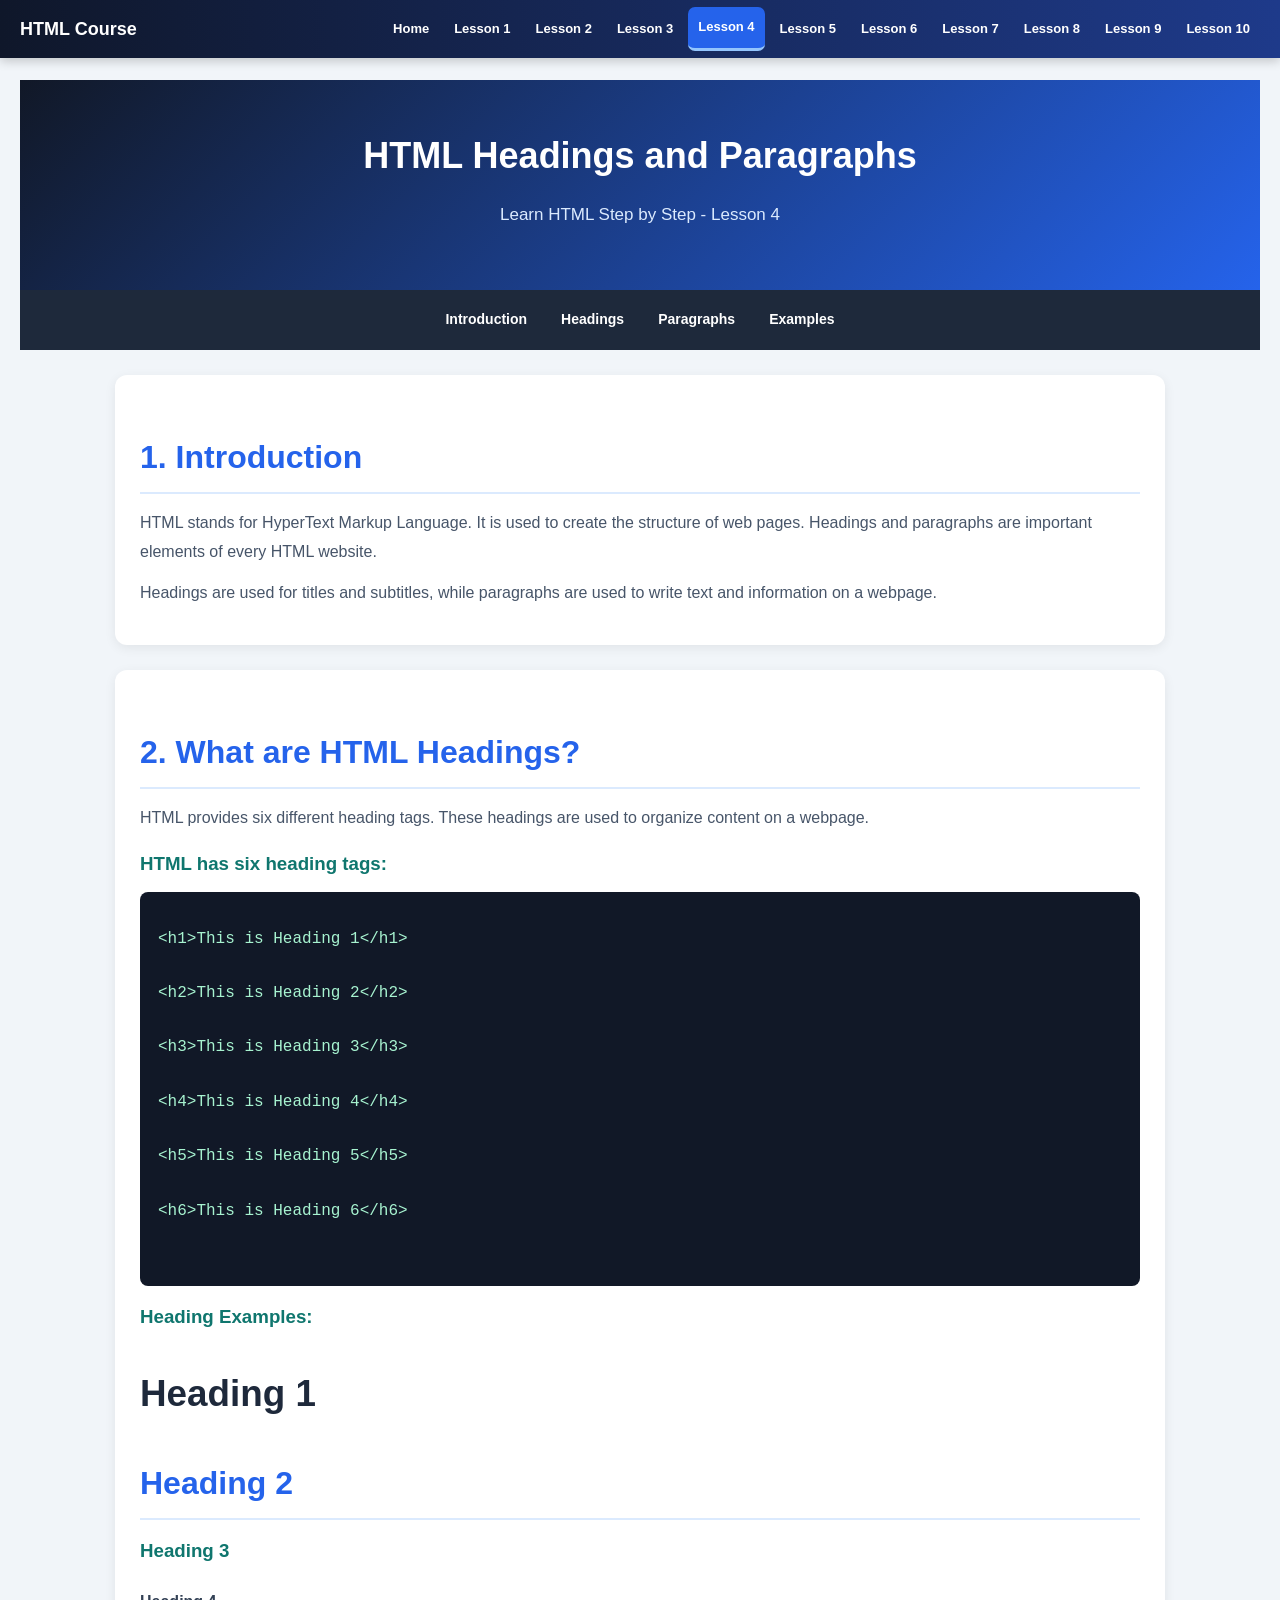
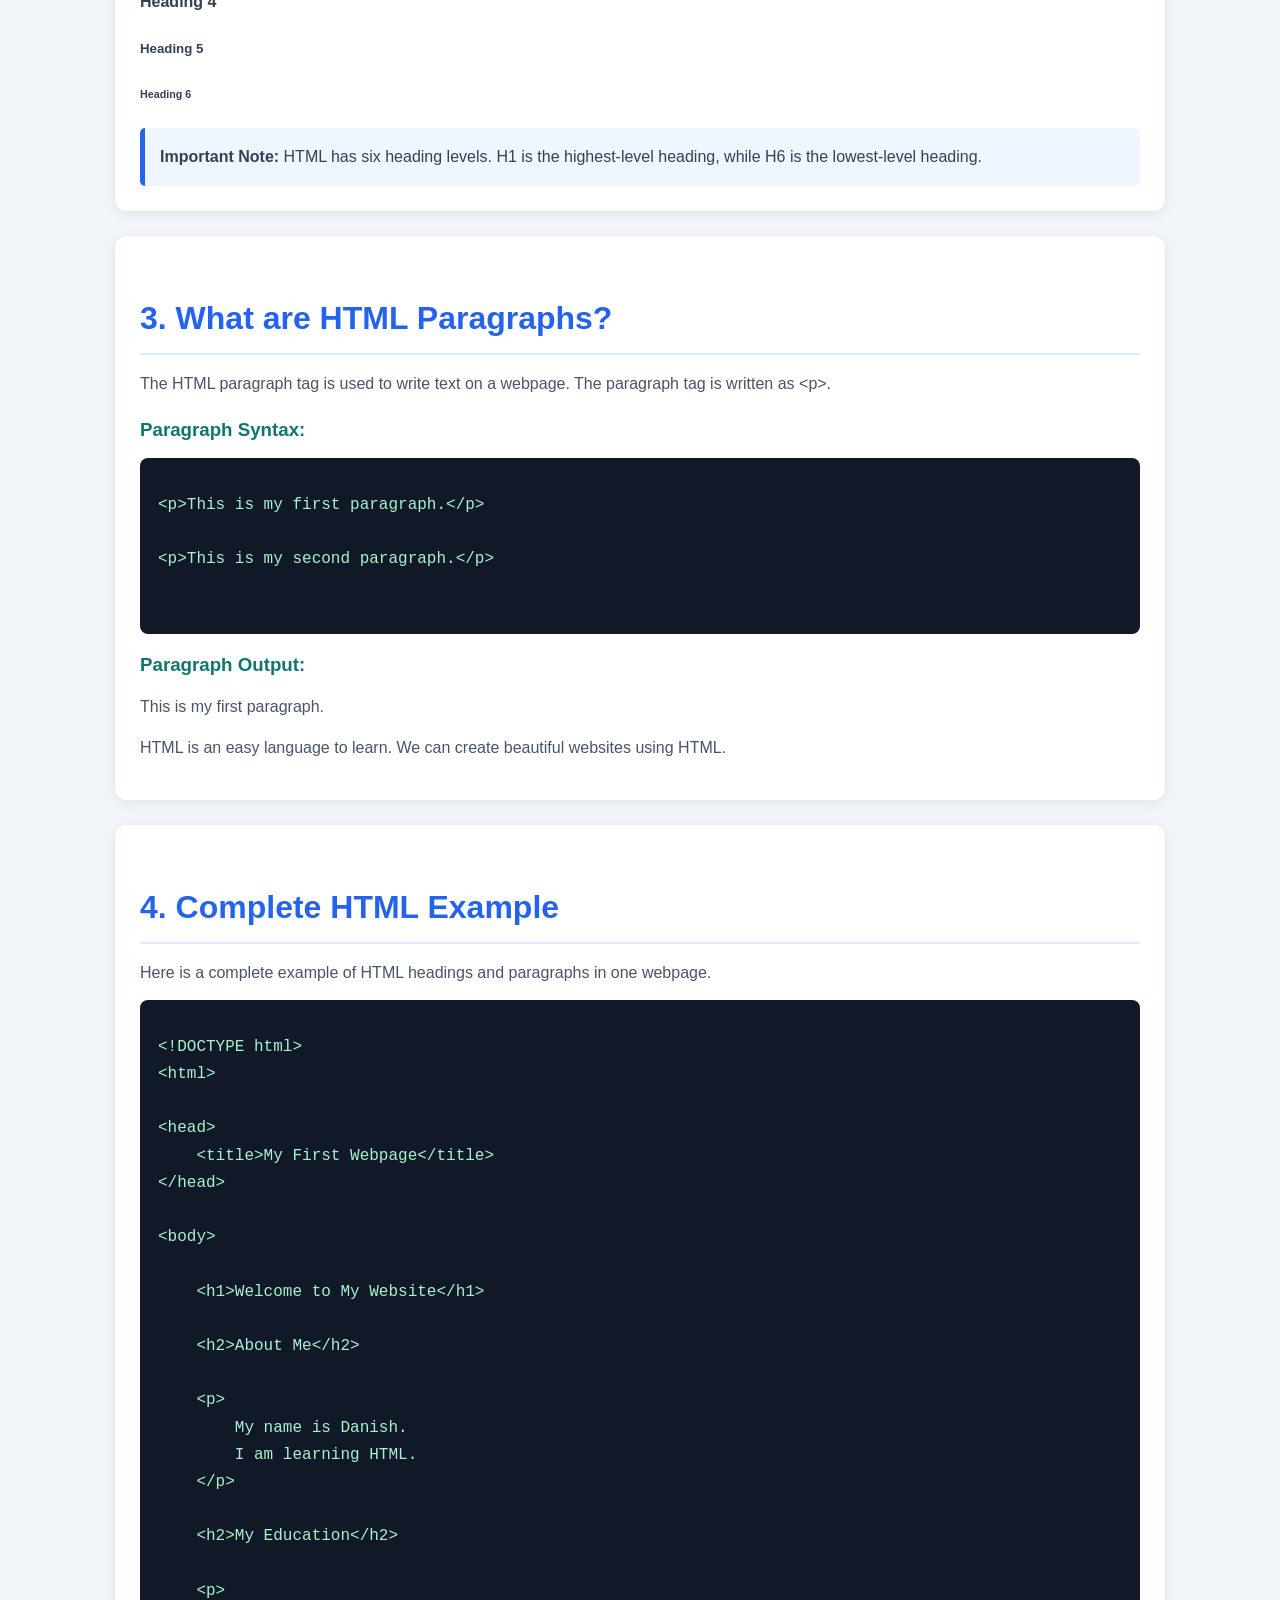
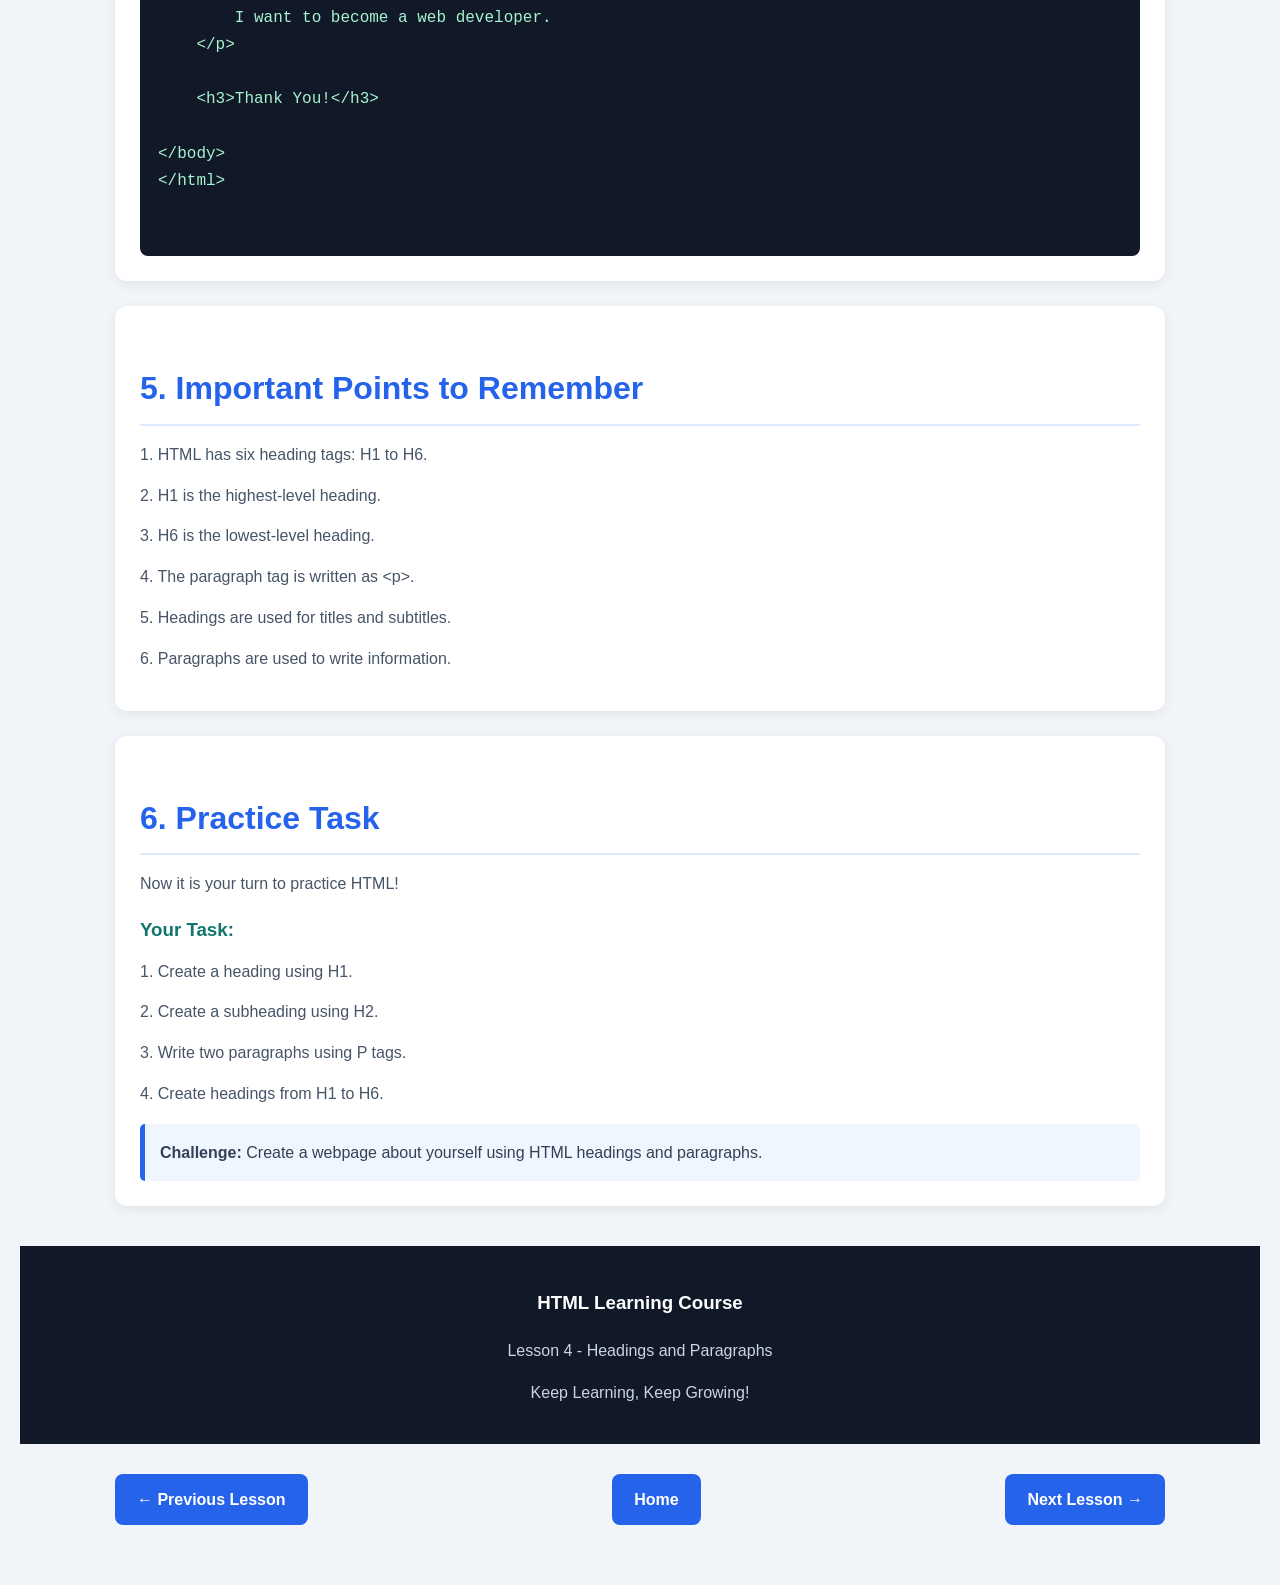
<file: Lesson4.html>
<!DOCTYPE html>
<html lang="en">

<head>
    <meta charset="UTF-8">
    <meta name="viewport" content="width=device-width, initial-scale=1.0">

    <title>Lesson 4 - HTML Headings and Paragraphs</title>

    <link rel="stylesheet" href="style.css">

    <style>
        /* LESSON 4 HEADER */

        .lesson4-header {
            background: linear-gradient(135deg, #111827, #2563eb);
            color: white;
            text-align: center;
            padding: 45px 20px;
            margin: 0 0 0;
        }

        .lesson4-header h1 {
            color: white;
            font-size: 36px;
            margin: 0 0 10px;
        }

        .lesson4-header p {
            color: #dbeafe;
            font-size: 17px;
        }

        /* SECTION NAVIGATION */

        .section-nav {
            background: #1e293b;
            display: flex;
            justify-content: center;
            align-items: center;
            flex-wrap: wrap;
            gap: 8px;
            padding: 10px;
            margin-bottom: 25px;
        }

        .section-nav a {
            color: white;
            text-decoration: none;
            font-size: 14px;
            font-weight: bold;
            padding: 8px 13px;
            border-radius: 6px;
            transition: 0.3s;
        }

        .section-nav a:hover {
            background: #2563eb;
            color: white;
        }

        /* LESSON CONTAINER */

        .lesson4-container {
            max-width: 1050px;
            margin: 25px auto;
        }

        .lesson4-box {
            background: white;
            padding: 25px;
            margin-bottom: 25px;
            border-radius: 12px;
            box-shadow: 0 3px 12px rgba(0,0,0,0.07);
        }

        .lesson4-box h2 {
            color: #2563eb;
            margin-bottom: 15px;
            border-bottom: 2px solid #dbeafe;
            padding-bottom: 8px;
        }

        .lesson4-box h3 {
            color: #0f766e;
            margin: 15px 0 8px;
        }

        .lesson4-box p {
            line-height: 1.8;
            margin: 12px 0;
        }

        /* CODE EXAMPLES */

        .example {
            background: #111827;
            color: #a7f3d0;
            padding: 18px;
            border-radius: 8px;
            margin-top: 12px;
            overflow-x: auto;
        }

        .example pre {
            white-space: pre-wrap;
            overflow-wrap: anywhere;
        }

        /* IMPORTANT NOTE */

        .note {
            background: #eff6ff;
            border-left: 5px solid #2563eb;
            padding: 15px;
            margin-top: 15px;
            border-radius: 5px;
        }

        /* FOOTER */

        .lesson4-footer {
            background: #111827;
            color: white;
            text-align: center;
            padding: 22px;
            margin-top: 40px;
        }

        .lesson4-footer h3 {
            color: white;
        }

        .lesson4-footer p {
            color: #cbd5e1;
        }

        /* PREVIOUS AND NEXT BUTTONS */

        .lesson4-navigation {
            display: flex;
            justify-content: space-between;
            flex-wrap: wrap;
            gap: 15px;
            max-width: 1050px;
            margin: 30px auto;
        }

        .lesson4-navigation a {
            display: inline-block;
            background: #2563eb;
            color: white;
            text-decoration: none;
            padding: 12px 22px;
            border-radius: 8px;
            font-weight: bold;
            transition: 0.3s;
        }

        .lesson4-navigation a:hover {
            background: #172554;
            transform: translateY(-2px);
        }

        /* MOBILE RESPONSIVE */

        @media (max-width: 600px) {

            .lesson4-header {
                padding: 30px 12px;
            }

            .lesson4-header h1 {
                font-size: 27px;
            }

            .lesson4-container {
                width: 96%;
            }

            .lesson4-box {
                padding: 17px;
            }

            .section-nav {
                gap: 4px;
            }

            .section-nav a {
                font-size: 12px;
                padding: 7px 9px;
            }

            .lesson4-navigation {
                justify-content: center;
            }
        }
    </style>
</head>

<body>

    <!-- MAIN NAVIGATION BAR -->

    <nav class="navbar">

        <div class="nav-logo">HTML Course</div>

        <button class="menu-toggle"
            onclick="toggleMenu()"
            aria-label="Open navigation menu"
            aria-expanded="false">
            ☰
        </button>

        <div class="nav-links" id="navLinks">

            <a href="index.html">Home</a>
            <a href="Lesson1.html">Lesson 1</a>
            <a href="Lesson2.html">Lesson 2</a>
            <a href="Lesson3.html">Lesson 3</a>
            <a href="Lesson4.html" class="active">Lesson 4</a>
            <a href="Lesson5.html">Lesson 5</a>
            <a href="Lesson6.html">Lesson 6</a>
            <a href="Lesson7.html">Lesson 7</a>
            <a href="Lesson8.html">Lesson 8</a>
            <a href="Lesson9.html">Lesson 9</a>
            <a href="Lesson10.html">Lesson 10</a>

        </div>
    </nav>

    <!-- LESSON HEADER -->

    <header class="lesson4-header">

        <h1>HTML Headings and Paragraphs</h1>

        <p>Learn HTML Step by Step - Lesson 4</p>

    </header>

    <!-- SECTION NAVIGATION -->

    <nav class="section-nav">

        <a href="#introduction">Introduction</a>
        <a href="#headings">Headings</a>
        <a href="#paragraphs">Paragraphs</a>
        <a href="#examples">Examples</a>

    </nav>

    <main class="lesson4-container">

        <!-- INTRODUCTION -->

        <section class="lesson4-box" id="introduction">

            <h2>1. Introduction</h2>

            <p>
                HTML stands for HyperText Markup Language.
                It is used to create the structure of web pages.
                Headings and paragraphs are important elements
                of every HTML website.
            </p>

            <p>
                Headings are used for titles and subtitles,
                while paragraphs are used to write text and
                information on a webpage.
            </p>

        </section>

        <!-- HTML HEADINGS -->

        <section class="lesson4-box" id="headings">

            <h2>2. What are HTML Headings?</h2>

            <p>
                HTML provides six different heading tags.
                These headings are used to organize content
                on a webpage.
            </p>

            <h3>HTML has six heading tags:</h3>

            <div class="example">
                <pre>
&lt;h1&gt;This is Heading 1&lt;/h1&gt;

&lt;h2&gt;This is Heading 2&lt;/h2&gt;

&lt;h3&gt;This is Heading 3&lt;/h3&gt;

&lt;h4&gt;This is Heading 4&lt;/h4&gt;

&lt;h5&gt;This is Heading 5&lt;/h5&gt;

&lt;h6&gt;This is Heading 6&lt;/h6&gt;
                </pre>
            </div>

            <h3>Heading Examples:</h3>

            <h1>Heading 1</h1>
            <h2>Heading 2</h2>
            <h3>Heading 3</h3>
            <h4>Heading 4</h4>
            <h5>Heading 5</h5>
            <h6>Heading 6</h6>

            <div class="note">

                <strong>Important Note:</strong>

                HTML has six heading levels.
                H1 is the highest-level heading,
                while H6 is the lowest-level heading.

            </div>

        </section>

        <!-- HTML PARAGRAPHS -->

        <section class="lesson4-box" id="paragraphs">

            <h2>3. What are HTML Paragraphs?</h2>

            <p>
                The HTML paragraph tag is used to write
                text on a webpage. The paragraph tag is
                written as &lt;p&gt;.
            </p>

            <h3>Paragraph Syntax:</h3>

            <div class="example">
                <pre>
&lt;p&gt;This is my first paragraph.&lt;/p&gt;

&lt;p&gt;This is my second paragraph.&lt;/p&gt;
                </pre>
            </div>

            <h3>Paragraph Output:</h3>

            <p>This is my first paragraph.</p>

            <p>
                HTML is an easy language to learn.
                We can create beautiful websites using HTML.
            </p>

        </section>

        <!-- COMPLETE EXAMPLE -->

        <section class="lesson4-box" id="examples">

            <h2>4. Complete HTML Example</h2>

            <p>
                Here is a complete example of HTML headings
                and paragraphs in one webpage.
            </p>

            <div class="example">
                <pre>
&lt;!DOCTYPE html&gt;
&lt;html&gt;

&lt;head&gt;
    &lt;title&gt;My First Webpage&lt;/title&gt;
&lt;/head&gt;

&lt;body&gt;

    &lt;h1&gt;Welcome to My Website&lt;/h1&gt;

    &lt;h2&gt;About Me&lt;/h2&gt;

    &lt;p&gt;
        My name is Danish.
        I am learning HTML.
    &lt;/p&gt;

    &lt;h2&gt;My Education&lt;/h2&gt;

    &lt;p&gt;
        I want to become a web developer.
    &lt;/p&gt;

    &lt;h3&gt;Thank You!&lt;/h3&gt;

&lt;/body&gt;
&lt;/html&gt;
                </pre>
            </div>

        </section>

        <!-- IMPORTANT POINTS -->

        <section class="lesson4-box">

            <h2>5. Important Points to Remember</h2>

            <p>1. HTML has six heading tags: H1 to H6.</p>
            <p>2. H1 is the highest-level heading.</p>
            <p>3. H6 is the lowest-level heading.</p>
            <p>4. The paragraph tag is written as &lt;p&gt;.</p>
            <p>5. Headings are used for titles and subtitles.</p>
            <p>6. Paragraphs are used to write information.</p>

        </section>

        <!-- PRACTICE -->

        <section class="lesson4-box">

            <h2>6. Practice Task</h2>

            <p>Now it is your turn to practice HTML!</p>

            <h3>Your Task:</h3>

            <p>1. Create a heading using H1.</p>
            <p>2. Create a subheading using H2.</p>
            <p>3. Write two paragraphs using P tags.</p>
            <p>4. Create headings from H1 to H6.</p>

            <div class="note">

                <strong>Challenge:</strong>

                Create a webpage about yourself using
                HTML headings and paragraphs.

            </div>

        </section>

    </main>

    <!-- FOOTER -->

    <footer class="lesson4-footer">

        <h3>HTML Learning Course</h3>

        <p>Lesson 4 - Headings and Paragraphs</p>

        <p>Keep Learning, Keep Growing!</p>

    </footer>

    <!-- LESSON NAVIGATION -->

    <div class="lesson4-navigation">

        <a href="Lesson3.html">
            ← Previous Lesson
        </a>

        <a href="index.html">
            Home
        </a>

        <a href="Lesson5.html">
            Next Lesson →
        </a>

    </div>

    <!-- MOBILE MENU SCRIPT -->

    <script>
        function toggleMenu() {

            const menu = document.getElementById("navLinks");
            const button = document.querySelector(".menu-toggle");

            menu.classList.toggle("show");

            button.setAttribute(
                "aria-expanded",
                menu.classList.contains("show")
            );

        }
    </script>

</body>
</html>
</file>
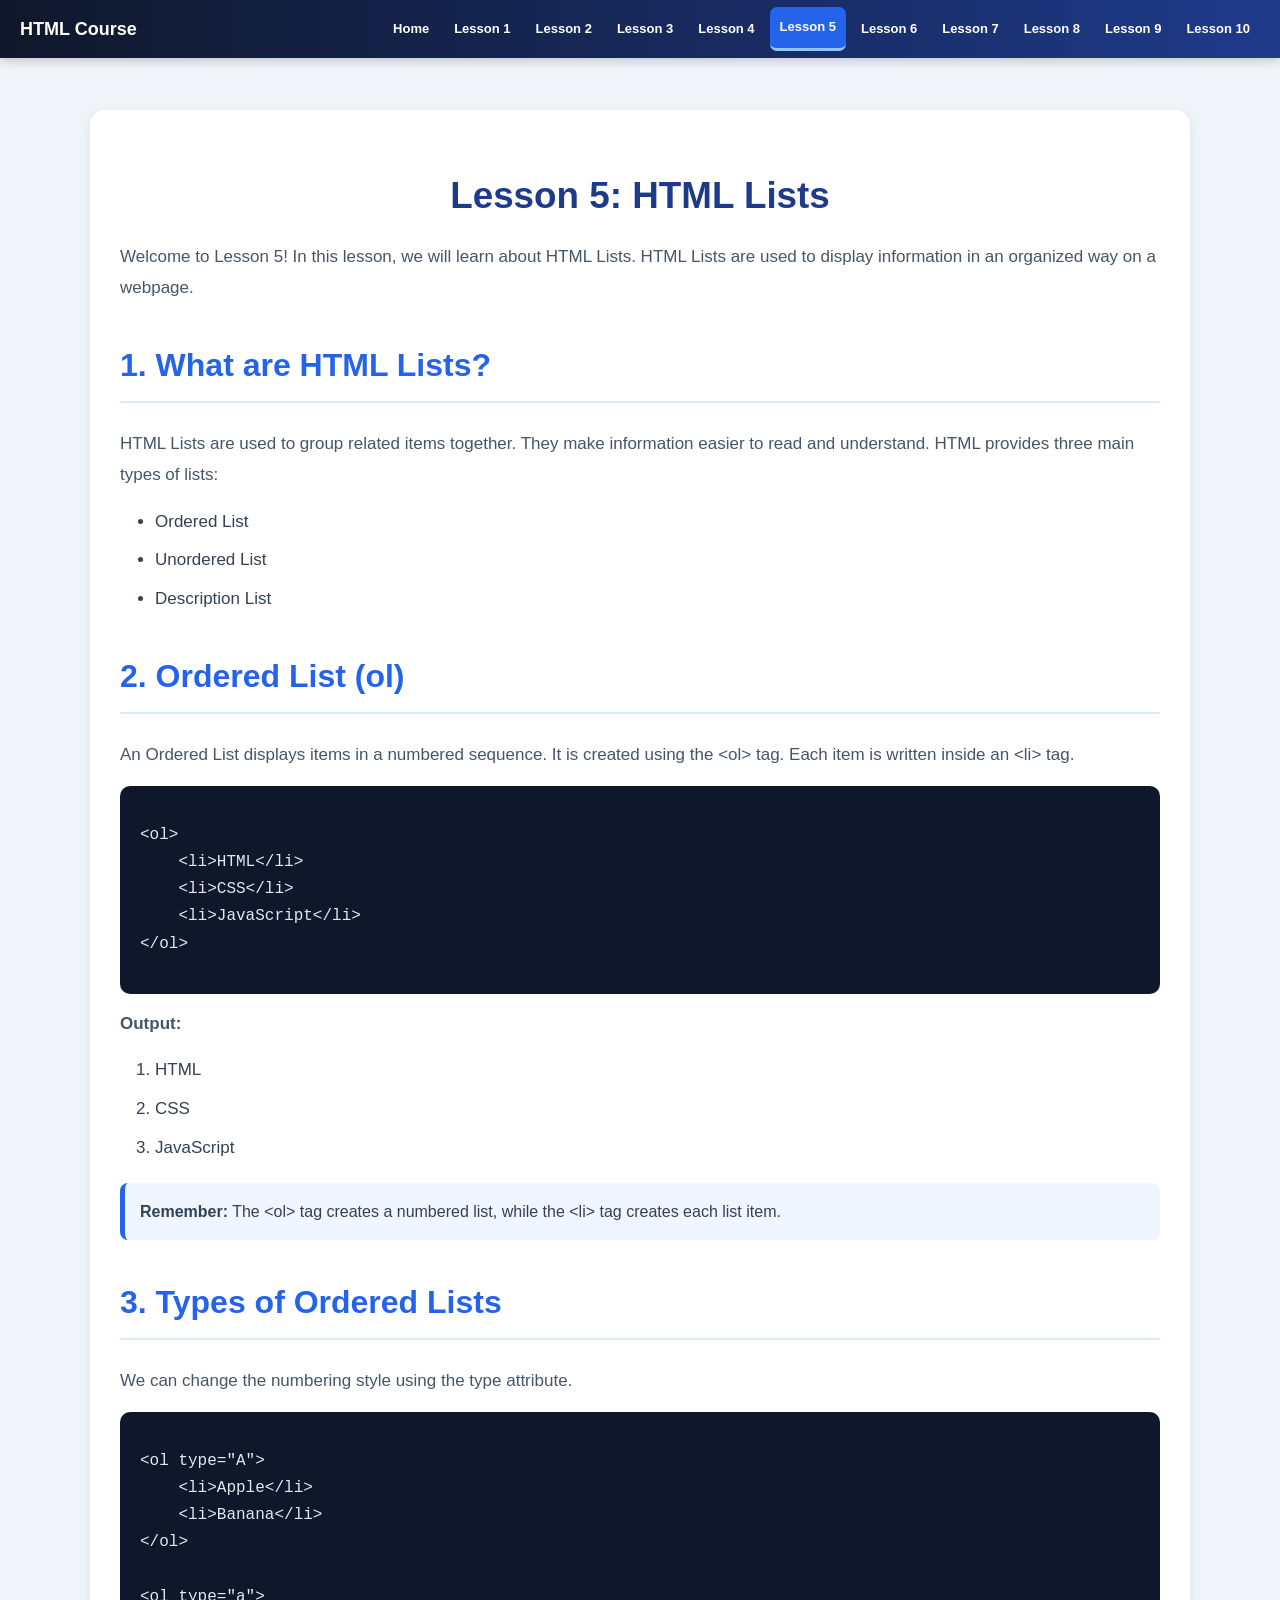
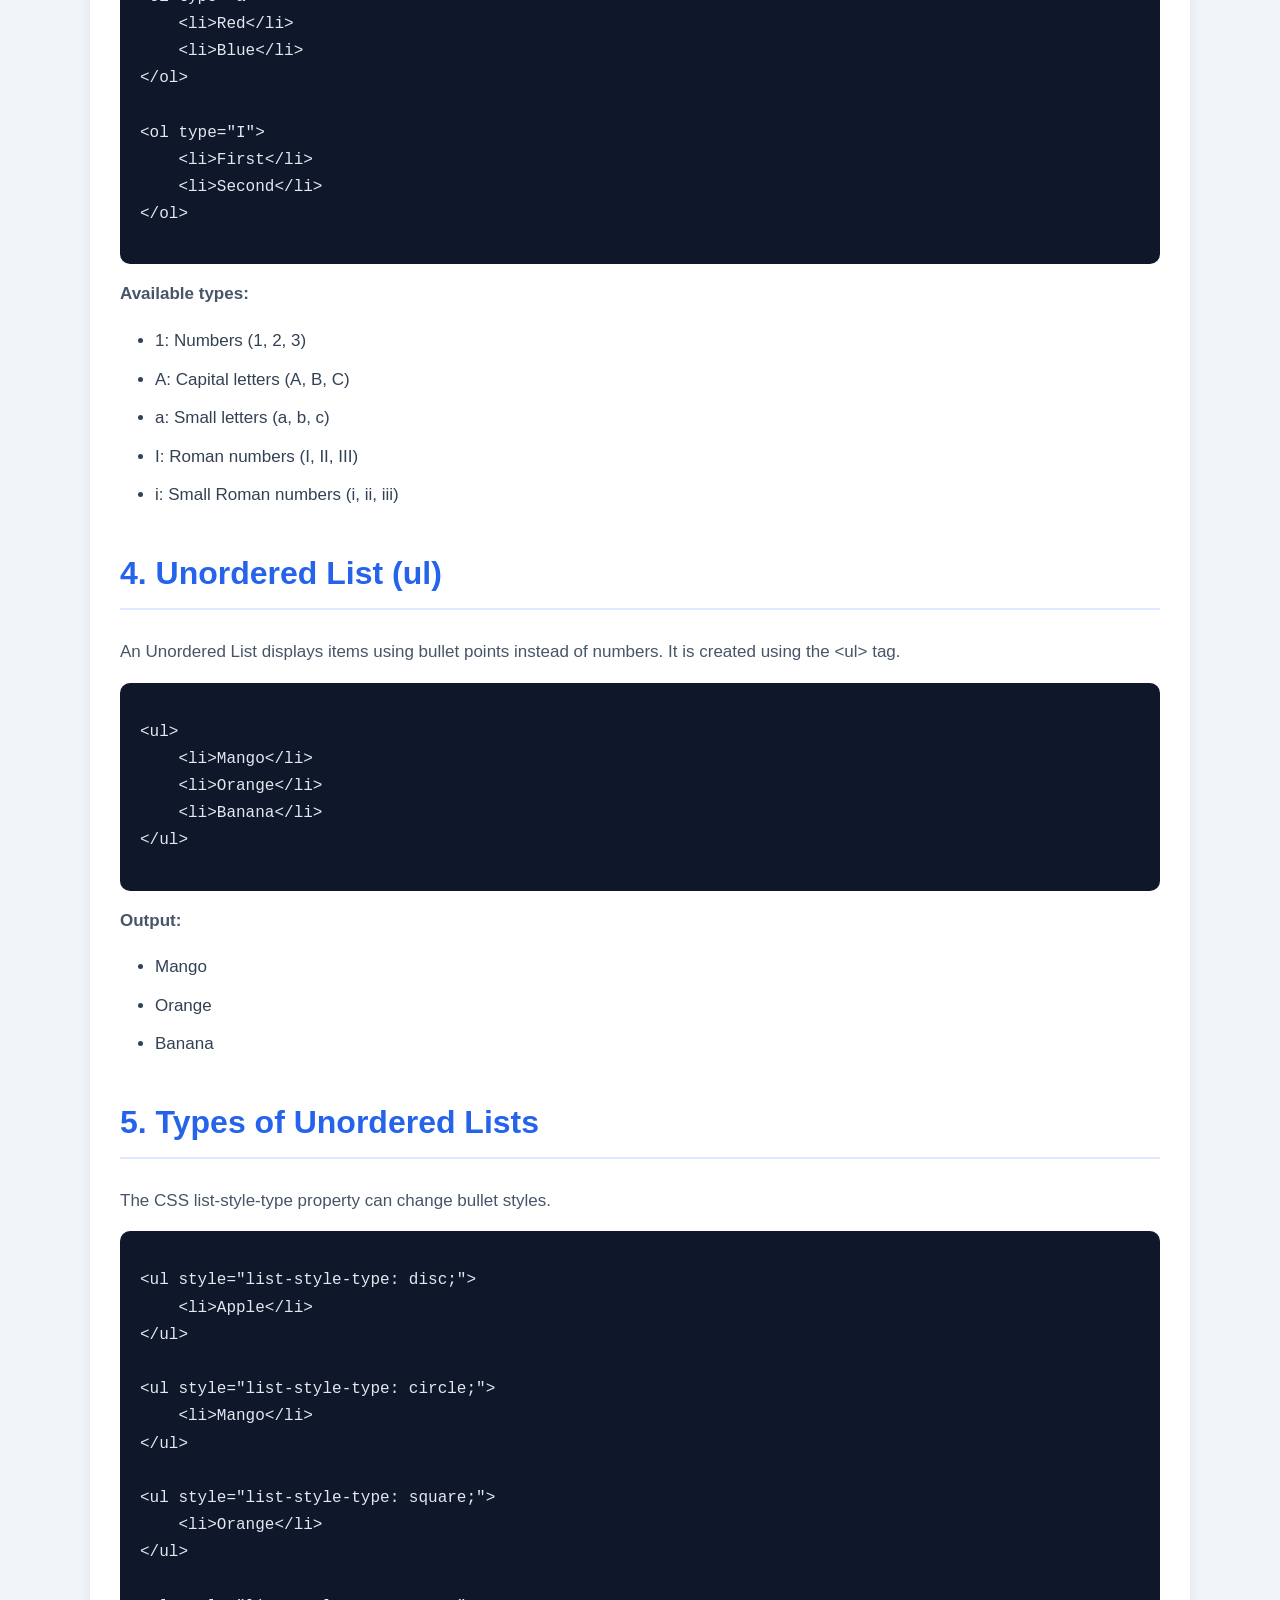
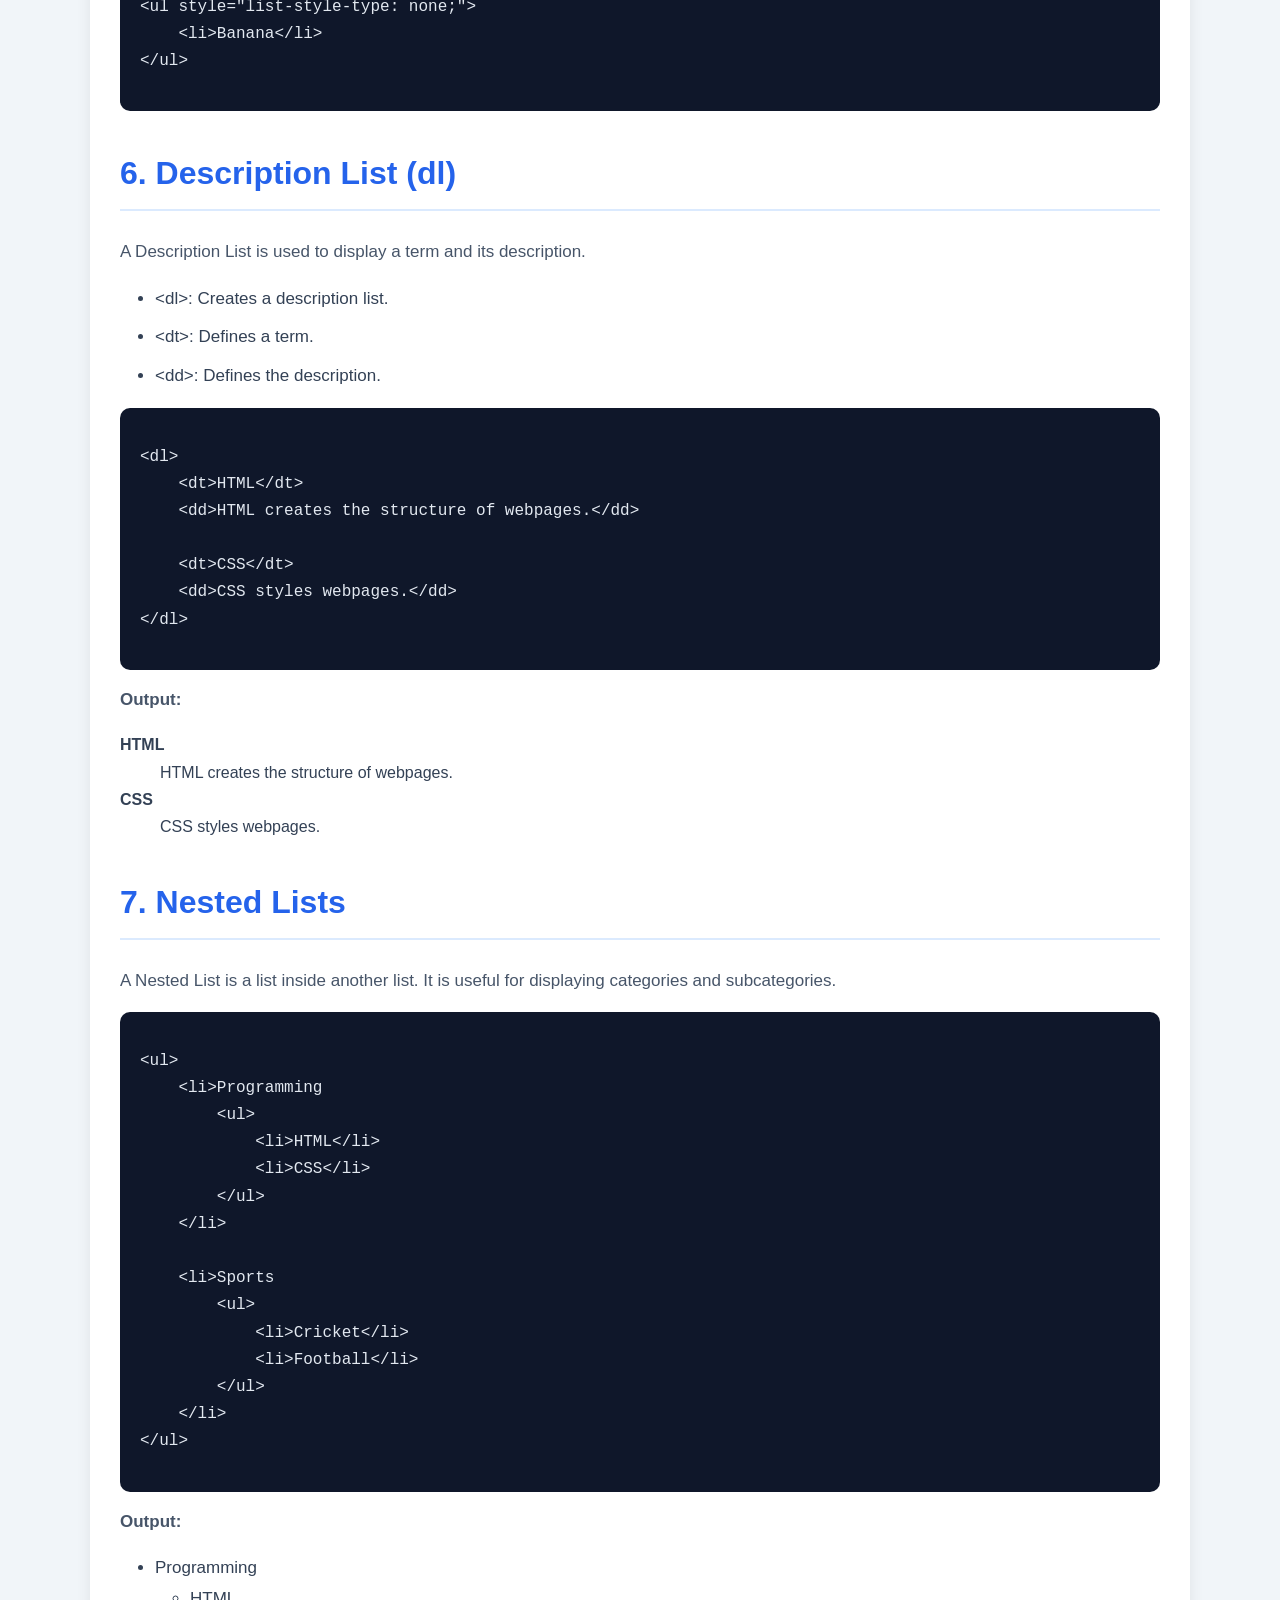
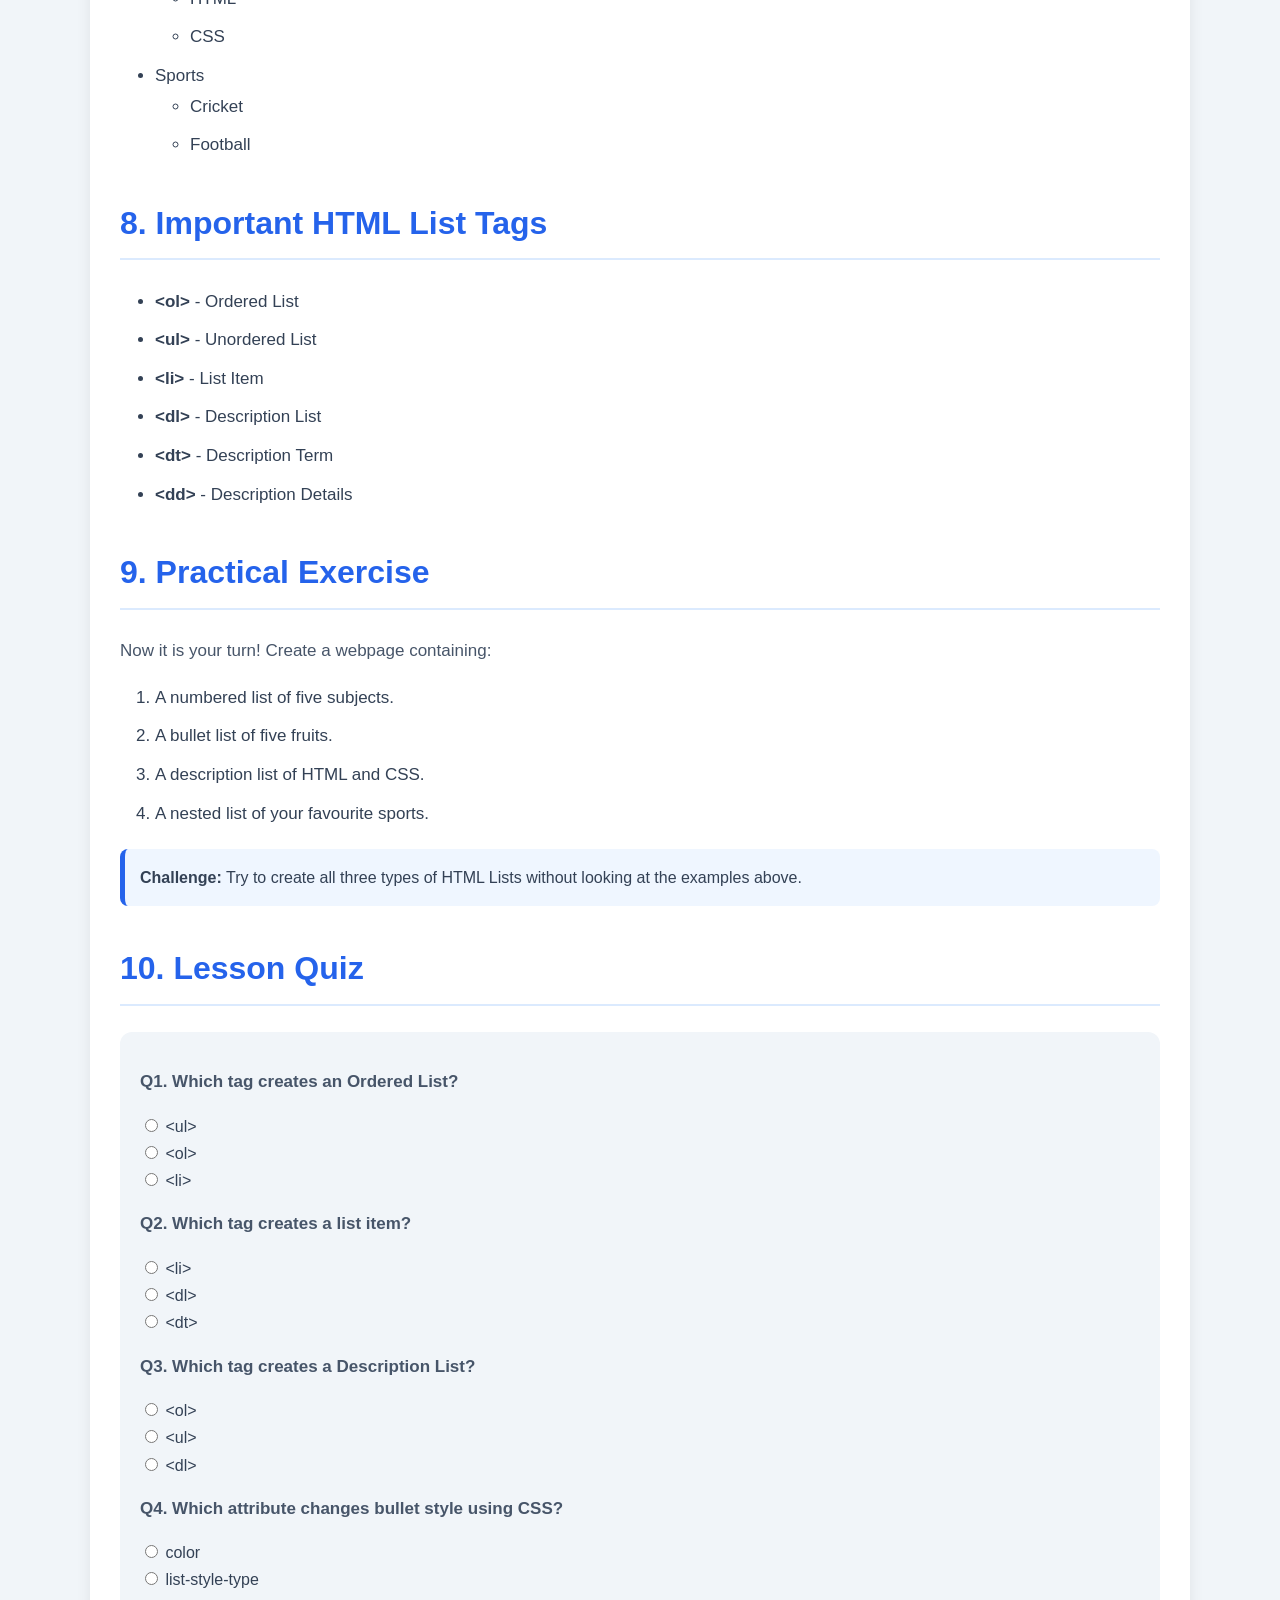
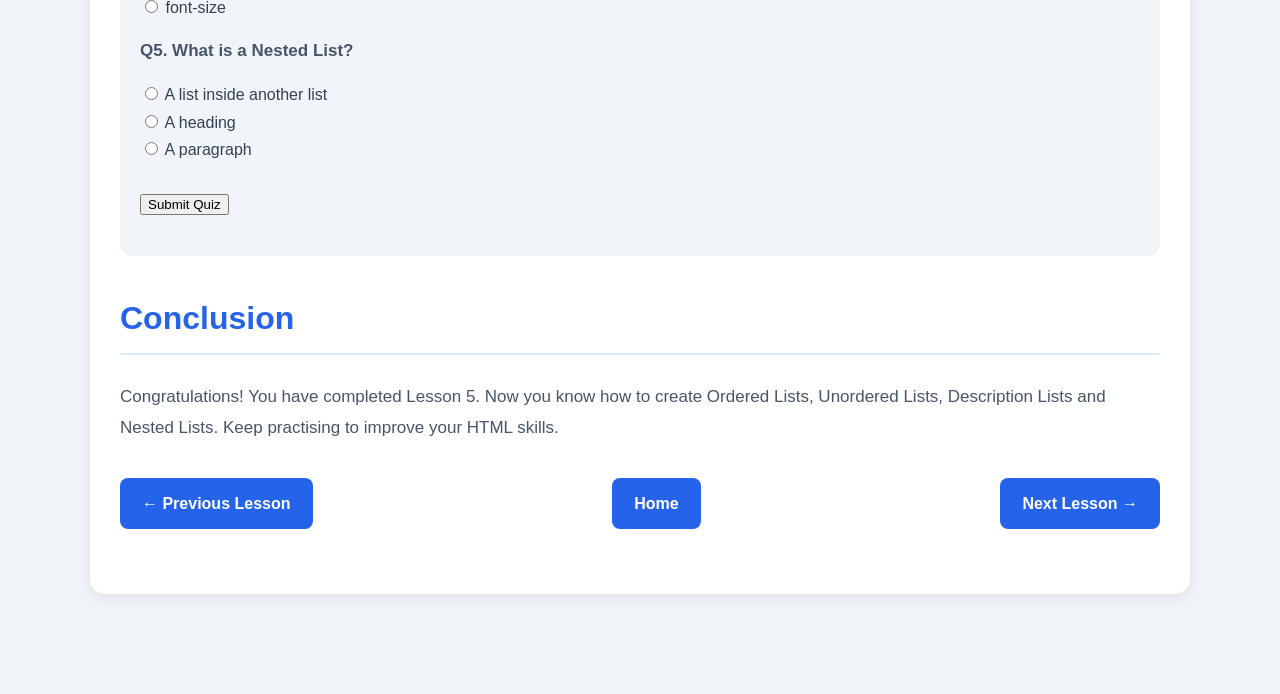
<file: Lesson5.html>
<!DOCTYPE html>
<html lang="en">

<head>
    <meta charset="UTF-8">
    <meta name="viewport" content="width=device-width, initial-scale=1.0">
    <title>Lesson 5: HTML Lists</title>
    <link rel="stylesheet" href="style.css">

    <style>
        .lesson-content {
            max-width: 1100px;
            margin: 30px auto;
            padding: 30px;
            background: white;
            border-radius: 15px;
            box-shadow: 0 4px 15px rgba(0, 0, 0, 0.08);
        }

        .lesson-content h1 {
            color: #1e3a8a;
            text-align: center;
        }

        .lesson-content h2 {
            color: #2563eb;
            border-bottom: 2px solid #dbeafe;
            padding-bottom: 8px;
            margin-top: 35px;
        }

        .lesson-content p,
        .lesson-content li {
            font-size: 17px;
            line-height: 1.8;
        }

        .code-example {
            background: #0f172a;
            color: #e2e8f0;
            padding: 20px;
            border-radius: 10px;
            overflow-x: auto;
            margin: 15px 0;
        }

        .note {
            background: #eff6ff;
            border-left: 5px solid #2563eb;
            padding: 15px;
            border-radius: 8px;
            margin: 20px 0;
        }

        .quiz-box {
            background: #f1f5f9;
            padding: 20px;
            border-radius: 12px;
            margin-top: 25px;
        }

        .lesson-navigation {
            display: flex;
            justify-content: space-between;
            gap: 15px;
            margin-top: 35px;
        }

        .lesson-navigation a {
            background: #2563eb;
            color: white;
            padding: 12px 22px;
            border-radius: 8px;
            text-decoration: none;
        }

        .lesson-navigation a:hover {
            background: #1d4ed8;
        }

        @media(max-width: 600px) {
            .lesson-content {
                margin: 15px;
                padding: 18px;
            }
        }
    </style>
</head>

<body>

    <!-- یہاں اپنی پہلے سے موجود نیویگیشن بار شامل رکھیں -->

    <nav class="navbar">
        <div class="nav-logo">HTML Course</div>

        <button class="menu-toggle" onclick="toggleMenu()" aria-label="Open navigation menu" aria-expanded="false">
            ☰
        </button>

        <div class="nav-links" id="navLinks">
            <a href="index.html">Home</a>
            <a href="Lesson1.html">Lesson 1</a>
            <a href="Lesson2.html">Lesson 2</a>
            <a href="Lesson3.html">Lesson 3</a>
            <a href="Lesson4.html">Lesson 4</a>
            <a href="Lesson5.html" class="active">Lesson 5</a>
            <a href="Lesson6.html">Lesson 6</a>
            <a href="Lesson7.html">Lesson 7</a>
            <a href="Lesson8.html">Lesson 8</a>
            <a href="Lesson9.html">Lesson 9</ a>
            <a href="Lesson10.html">Lesson 10</a>
        </div>
    </nav>



    <div class="lesson-content">

        <h1>Lesson 5: HTML Lists</h1>

        <p>
            Welcome to Lesson 5! In this lesson, we will learn about
            HTML Lists. HTML Lists are used to display information
            in an organized way on a webpage.
        </p>

        <h2>1. What are HTML Lists?</h2>

        <p>
            HTML Lists are used to group related items together.
            They make information easier to read and understand.
            HTML provides three main types of lists:
        </p>

        <ul>
            <li>Ordered List</li>
            <li>Unordered List</li>
            <li>Description List</li>
        </ul>

        <h2>2. Ordered List (ol)</h2>

        <p>
            An Ordered List displays items in a numbered sequence.
            It is created using the &lt;ol&gt; tag.
            Each item is written inside an &lt;li&gt; tag.
        </p>

        <div class="code-example">
            <pre>
&lt;ol&gt;
    &lt;li&gt;HTML&lt;/li&gt;
    &lt;li&gt;CSS&lt;/li&gt;
    &lt;li&gt;JavaScript&lt;/li&gt;
&lt;/ol&gt;
</pre>
        </div>

        <p><strong>Output:</strong></p>

        <ol>
            <li>HTML</li>
            <li>CSS</li>
            <li>JavaScript</li>
        </ol>

        <div class="note">
            <strong>Remember:</strong>
            The &lt;ol&gt; tag creates a numbered list,
            while the &lt;li&gt; tag creates each list item.
        </div>

        <h2>3. Types of Ordered Lists</h2>

        <p>
            We can change the numbering style using the type attribute.
        </p>

        <div class="code-example">
            <pre>
&lt;ol type="A"&gt;
    &lt;li&gt;Apple&lt;/li&gt;
    &lt;li&gt;Banana&lt;/li&gt;
&lt;/ol&gt;

&lt;ol type="a"&gt;
    &lt;li&gt;Red&lt;/li&gt;
    &lt;li&gt;Blue&lt;/li&gt;
&lt;/ol&gt;

&lt;ol type="I"&gt;
    &lt;li&gt;First&lt;/li&gt;
    &lt;li&gt;Second&lt;/li&gt;
&lt;/ol&gt;
</pre>
        </div>

        <p><strong>Available types:</strong></p>

        <ul>
            <li>1: Numbers (1, 2, 3)</li>
            <li>A: Capital letters (A, B, C)</li>
            <li>a: Small letters (a, b, c)</li>
            <li>I: Roman numbers (I, II, III)</li>
            <li>i: Small Roman numbers (i, ii, iii)</li>
        </ul>

        <h2>4. Unordered List (ul)</h2>

        <p>
            An Unordered List displays items using bullet points
            instead of numbers. It is created using the &lt;ul&gt; tag.
        </p>

        <div class="code-example">
            <pre>
&lt;ul&gt;
    &lt;li&gt;Mango&lt;/li&gt;
    &lt;li&gt;Orange&lt;/li&gt;
    &lt;li&gt;Banana&lt;/li&gt;
&lt;/ul&gt;
</pre>
        </div>

        <p><strong>Output:</strong></p>

        <ul>
            <li>Mango</li>
            <li>Orange</li>
            <li>Banana</li>
        </ul>

        <h2>5. Types of Unordered Lists</h2>

        <p>
            The CSS list-style-type property can change bullet styles.
        </p>

        <div class="code-example">
            <pre>
&lt;ul style="list-style-type: disc;"&gt;
    &lt;li&gt;Apple&lt;/li&gt;
&lt;/ul&gt;

&lt;ul style="list-style-type: circle;"&gt;
    &lt;li&gt;Mango&lt;/li&gt;
&lt;/ul&gt;

&lt;ul style="list-style-type: square;"&gt;
    &lt;li&gt;Orange&lt;/li&gt;
&lt;/ul&gt;

&lt;ul style="list-style-type: none;"&gt;
    &lt;li&gt;Banana&lt;/li&gt;
&lt;/ul&gt;
</pre>
        </div>

        <h2>6. Description List (dl)</h2>

        <p>
            A Description List is used to display a term
            and its description.
        </p>

        <ul>
            <li>&lt;dl&gt;: Creates a description list.</li>
            <li>&lt;dt&gt;: Defines a term.</li>
            <li>&lt;dd&gt;: Defines the description.</li>
        </ul>

        <div class="code-example">
            <pre>
&lt;dl&gt;
    &lt;dt&gt;HTML&lt;/dt&gt;
    &lt;dd&gt;HTML creates the structure of webpages.&lt;/dd&gt;

    &lt;dt&gt;CSS&lt;/dt&gt;
    &lt;dd&gt;CSS styles webpages.&lt;/dd&gt;
&lt;/dl&gt;
</pre>
        </div>

        <p><strong>Output:</strong></p>

        <dl>
            <dt><strong>HTML</strong></dt>
            <dd>HTML creates the structure of webpages.</dd>

            <dt><strong>CSS</strong></dt>
            <dd>CSS styles webpages.</dd>
        </dl>

        <h2>7. Nested Lists</h2>

        <p>
            A Nested List is a list inside another list.
            It is useful for displaying categories and subcategories.
        </p>

        <div class="code-example">
            <pre>
&lt;ul&gt;
    &lt;li&gt;Programming
        &lt;ul&gt;
            &lt;li&gt;HTML&lt;/li&gt;
            &lt;li&gt;CSS&lt;/li&gt;
        &lt;/ul&gt;
    &lt;/li&gt;

    &lt;li&gt;Sports
        &lt;ul&gt;
            &lt;li&gt;Cricket&lt;/li&gt;
            &lt;li&gt;Football&lt;/li&gt;
        &lt;/ul&gt;
    &lt;/li&gt;
&lt;/ul&gt;
</pre>
        </div>

        <p><strong>Output:</strong></p>

        <ul>
            <li>Programming
                <ul>
                    <li>HTML</li>
                    <li>CSS</li>
                </ul>
            </li>
            <li>Sports
                <ul>
                    <li>Cricket</li>
                    <li>Football</li>
                </ul>
            </li>
        </ul>

        <h2>8. Important HTML List Tags</h2>

        <ul>
            <li><strong>&lt;ol&gt;</strong> - Ordered List</li>
            <li><strong>&lt;ul&gt;</strong> - Unordered List</li>
            <li><strong>&lt;li&gt;</strong> - List Item</li>
            <li><strong>&lt;dl&gt;</strong> - Description List</li>
            <li><strong>&lt;dt&gt;</strong> - Description Term</li>
            <li><strong>&lt;dd&gt;</strong> - Description Details</li>
        </ul>

        <h2>9. Practical Exercise</h2>

        <p>
            Now it is your turn! Create a webpage containing:
        </p>

        <ol>
            <li>A numbered list of five subjects.</li>
            <li>A bullet list of five fruits.</li>
            <li>A description list of HTML and CSS.</li>
            <li>A nested list of your favourite sports.</li>
        </ol>

        <div class="note">
            <strong>Challenge:</strong>
            Try to create all three types of HTML Lists
            without looking at the examples above.
        </div>

        <h2>10. Lesson Quiz</h2>

        <div class="quiz-box">

            <form id="quizForm">

                <p><strong>Q1. Which tag creates an Ordered List?</strong></p>
                <label><input type="radio" name="q1" value="a"> &lt;ul&gt;</label><br>
                <label><input type="radio" name="q1" value="b"> &lt;ol&gt;</label><br>
                <label><input type="radio" name="q1" value="c"> &lt;li&gt;</label>

                <p><strong>Q2. Which tag creates a list item?</strong></p>
                <label><input type="radio" name="q2" value="a"> &lt;li&gt;</label><br>
                <label><input type="radio" name="q2" value="b"> &lt;dl&gt;</label><br>
                <label><input type="radio" name="q2" value="c"> &lt;dt&gt;</label>

                <p><strong>Q3. Which tag creates a Description List?</strong></p>
                <label><input type="radio" name="q3" value="a"> &lt;ol&gt;</label><br>
                <label><input type="radio" name="q3" value="b"> &lt;ul&gt;</label><br>
                <label><input type="radio" name="q3" value="c"> &lt;dl&gt;</label>

                <p><strong>Q4. Which attribute changes bullet style using CSS?</strong></p>
                <label><input type="radio" name="q4" value="a"> color</label><br>
                <label><input type="radio" name="q4" value="b"> list-style-type</label><br>
                <label><input type="radio" name="q4" value="c"> font-size</label>

                <p><strong>Q5. What is a Nested List?</strong></p>
                <label><input type="radio" name="q5" value="a"> A list inside another list</label><br>
                <label><input type="radio" name="q5" value="b"> A heading</label><br>
                <label><input type="radio" name="q5" value="c"> A paragraph</label>

                <br><br>

                <button type="button" onclick="checkQuiz()">
                    Submit Quiz
                </button>

                <h3 id="quizResult"></h3>

            </form>
        </div>

        <h2>Conclusion</h2>

        <p>
            Congratulations! You have completed Lesson 5.
            Now you know how to create Ordered Lists,
            Unordered Lists, Description Lists and Nested Lists.
            Keep practising to improve your HTML skills.
        </p>

        <div class="lesson-navigation">
            <a href="Lesson4.html">← Previous Lesson</a>
            <a href="index.html">Home</a>
            <a href="Lesson6.html">Next Lesson →</a>
        </div>

    </div>

    <script>
        function checkQuiz() {

            const answers = {
                q1: "b",
                q2: "a",
                q3: "c",
                q4: "b",
                q5: "a"
            };

            let score = 0;

            for (let question in answers) {
                const selected = document.querySelector(
                    'input[name="' + question + '"]:checked'
                );

                if (selected && selected.value === answers[question]) {
                    score++;
                }
            }

            document.getElementById("quizResult").textContent =
                "Your Score: " + score + " / 5";
        }
    </script>
    <div class="lesson-navigation">

</body>

</html>
</file>
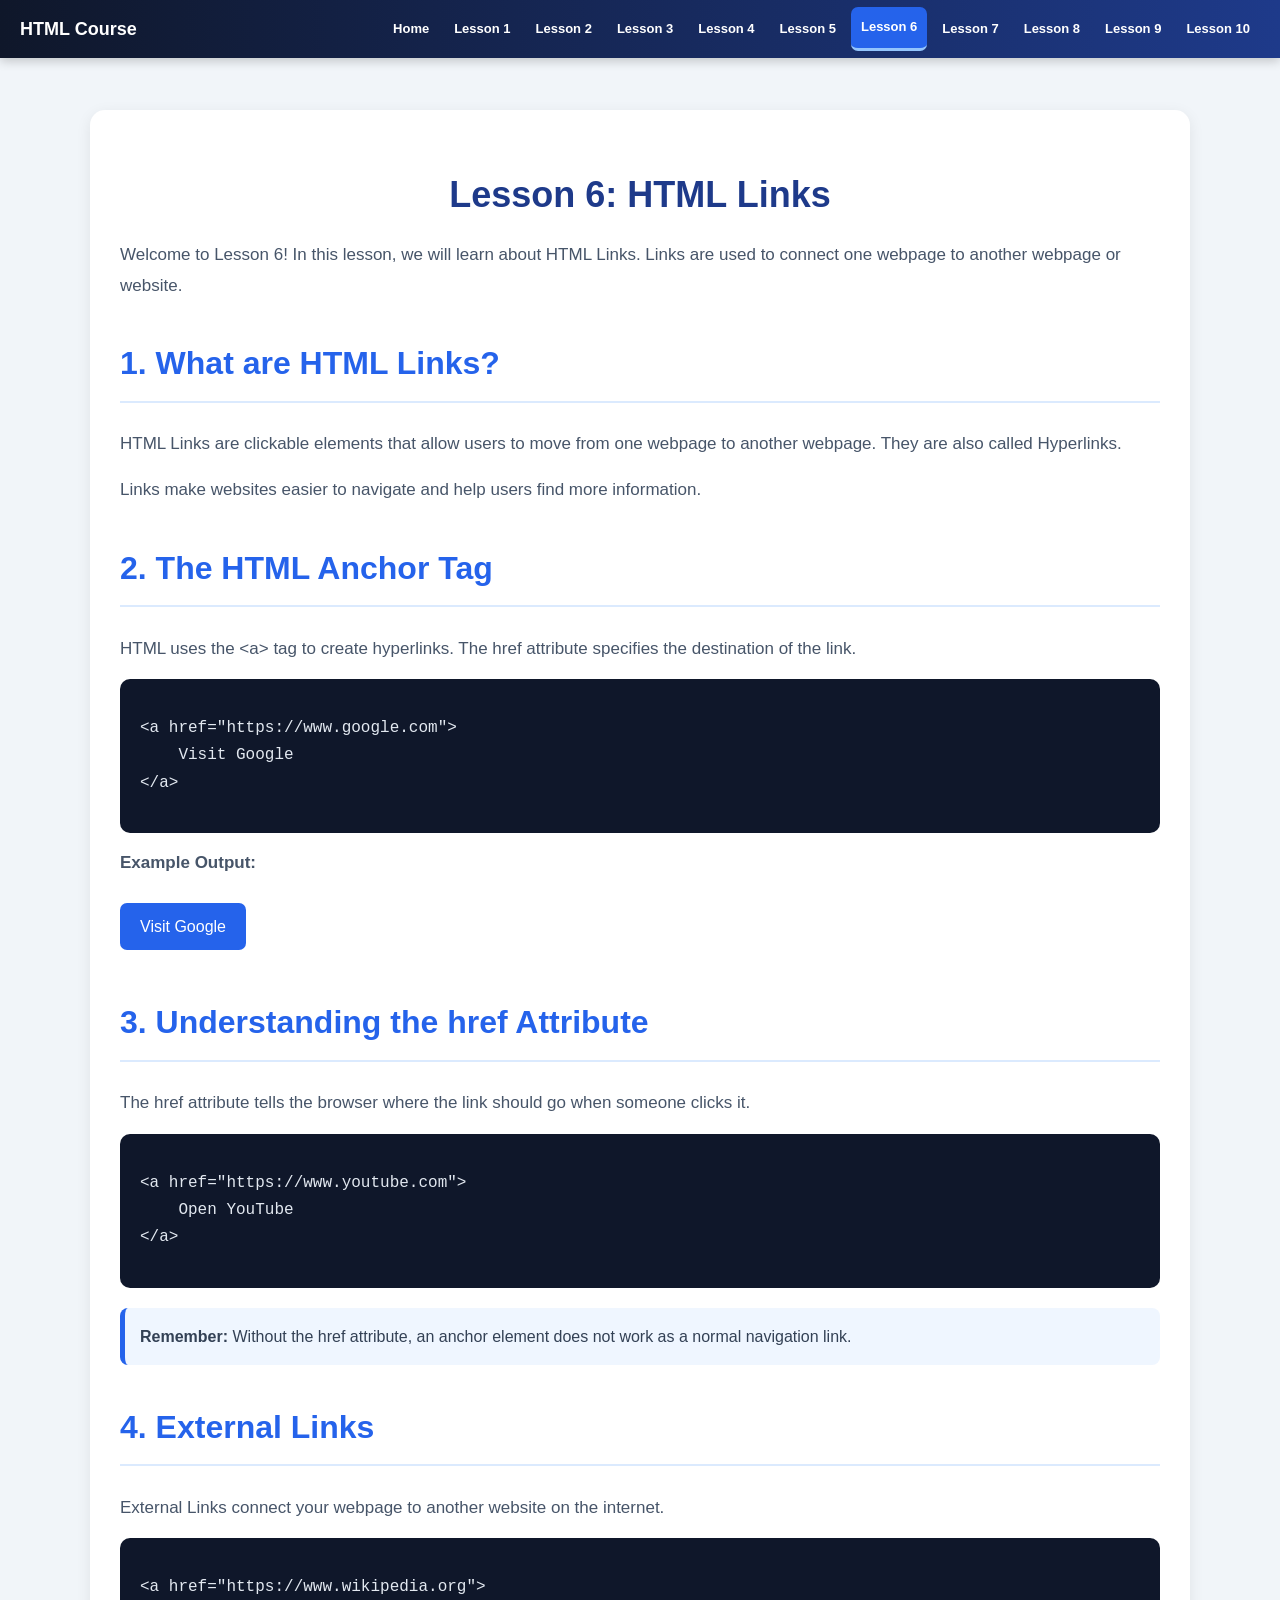
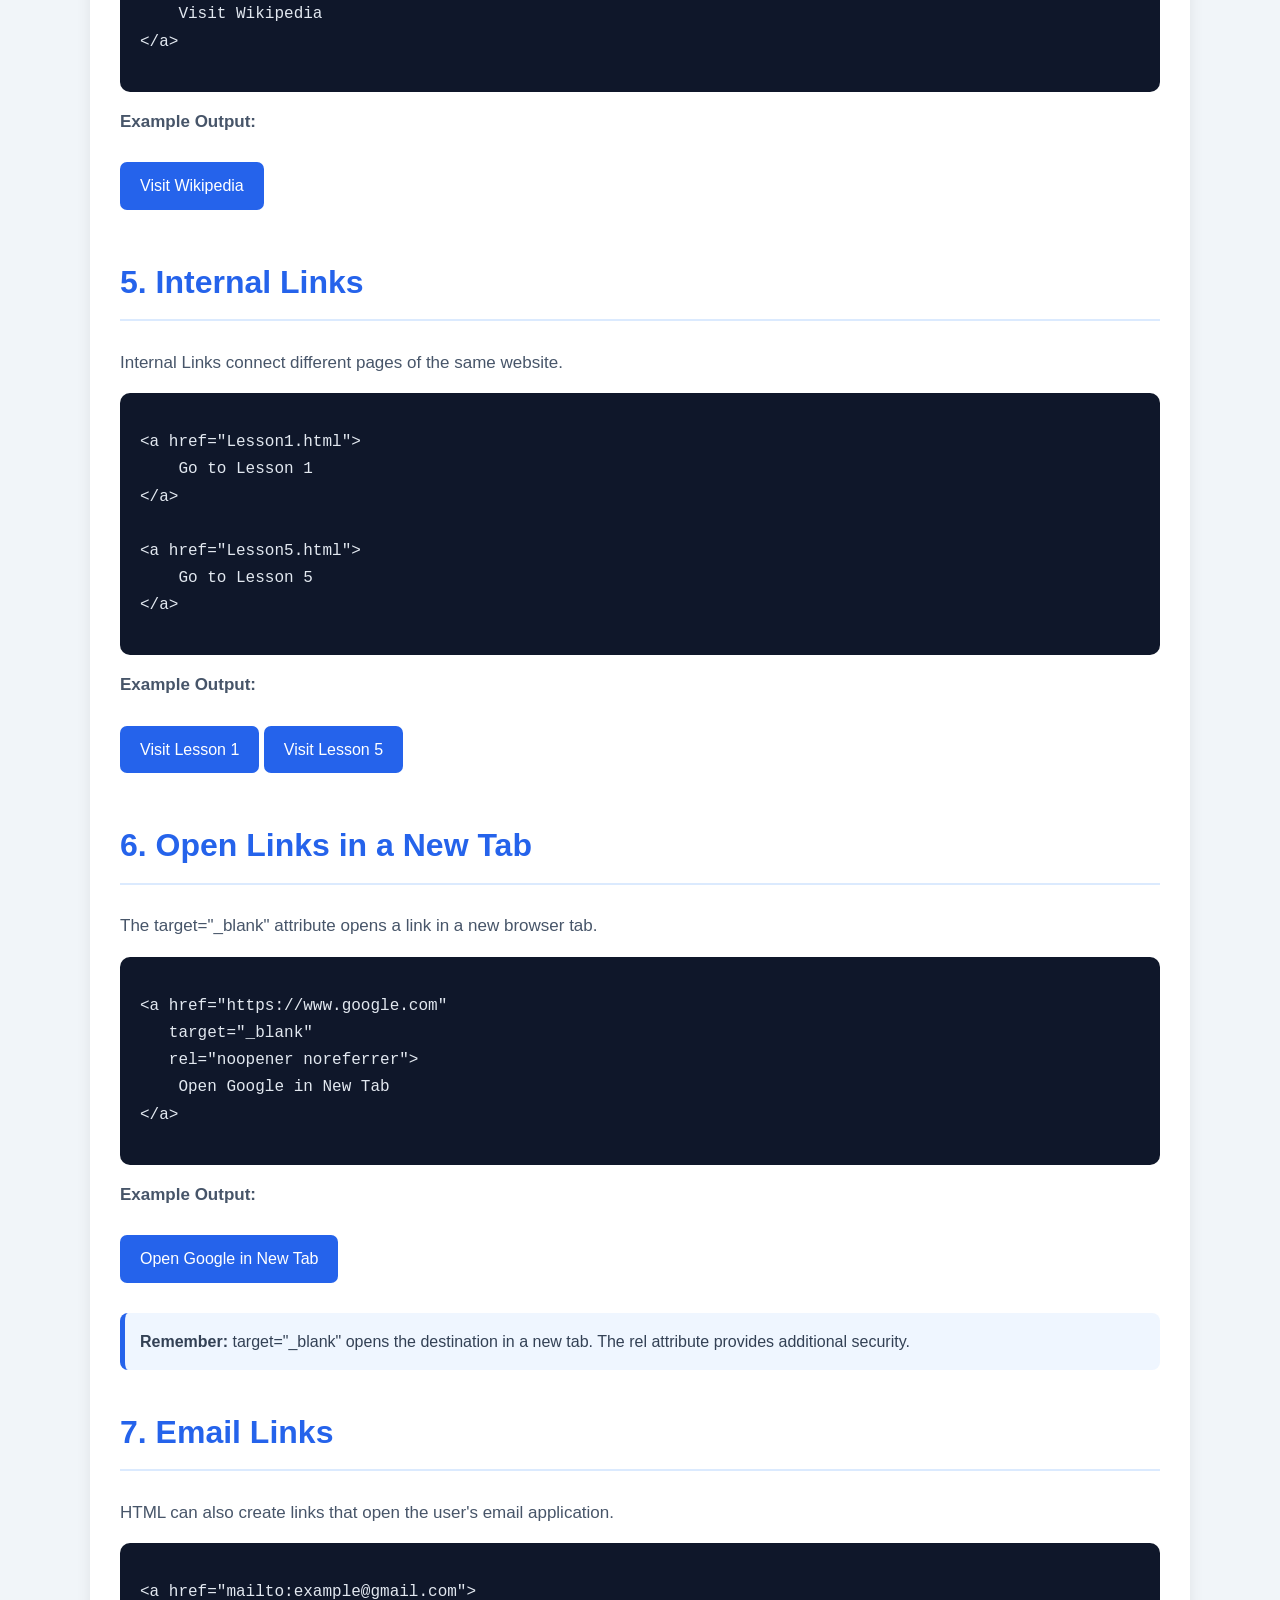
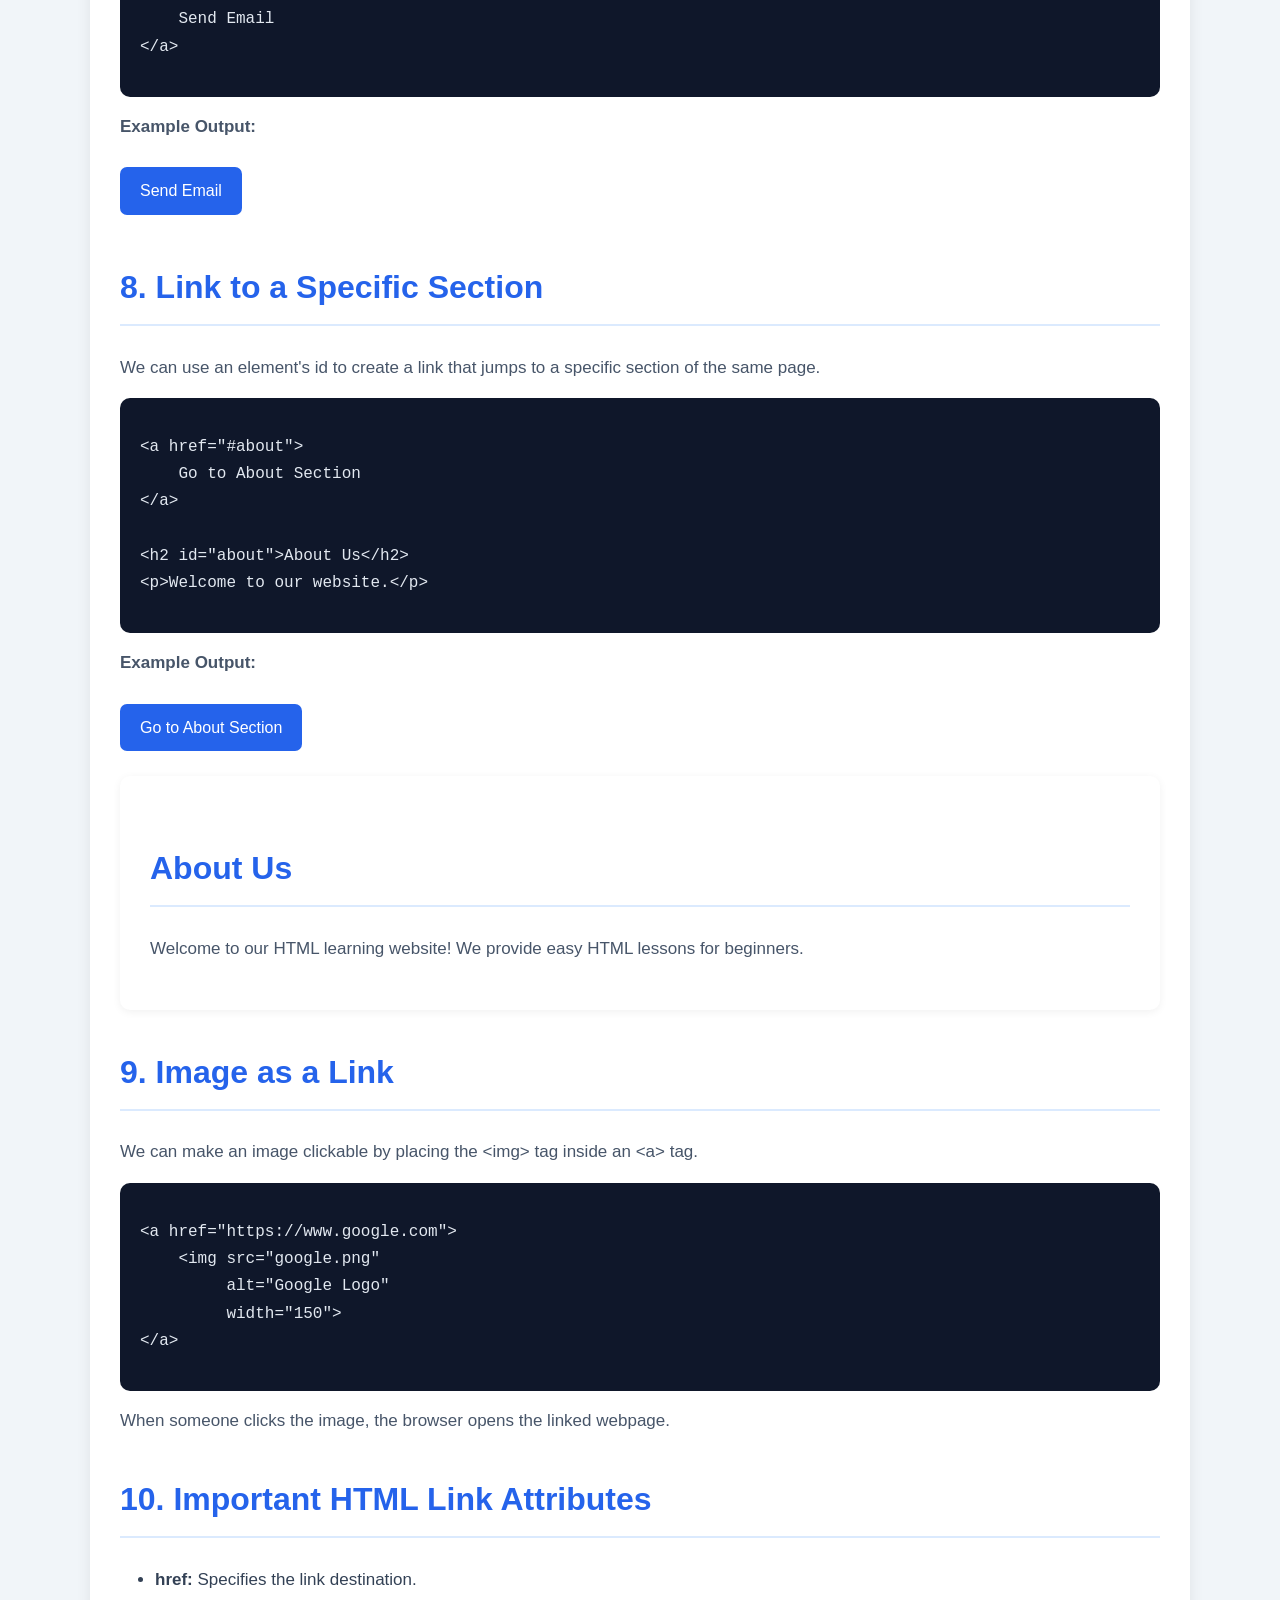
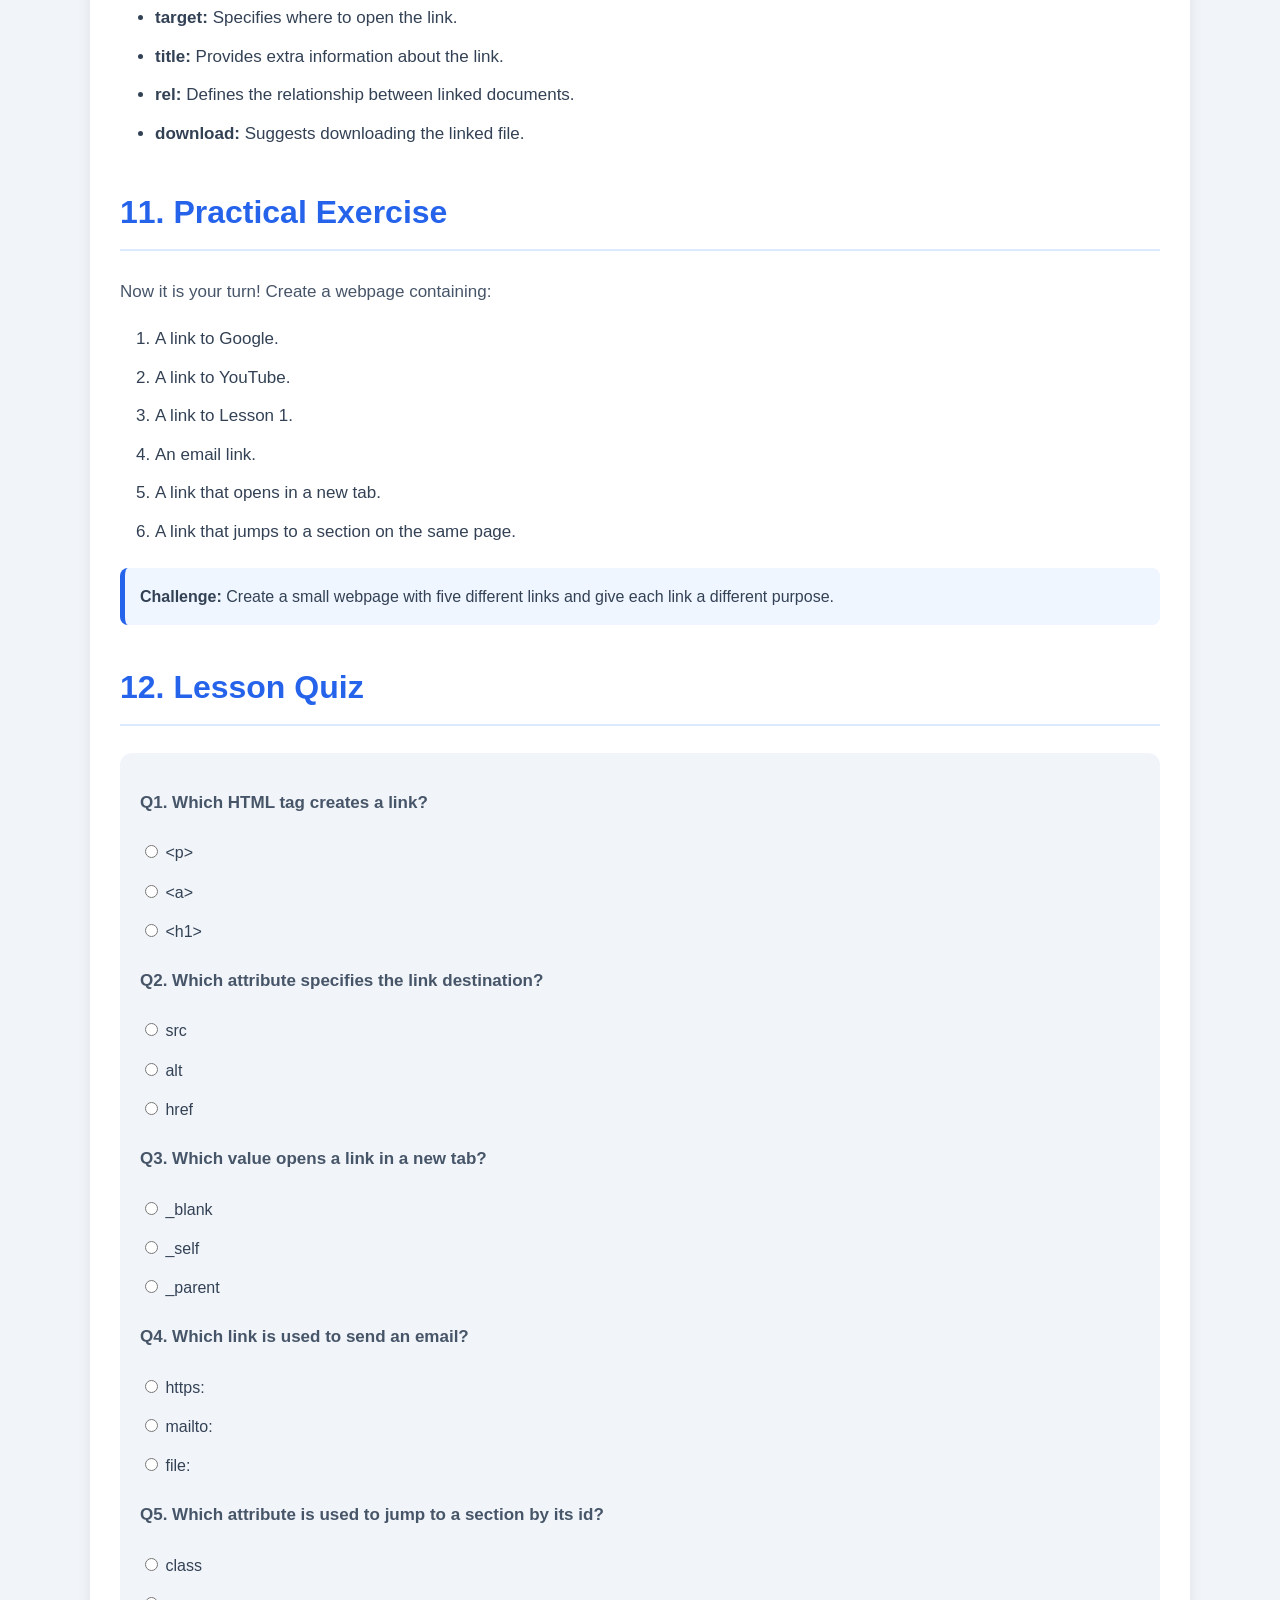
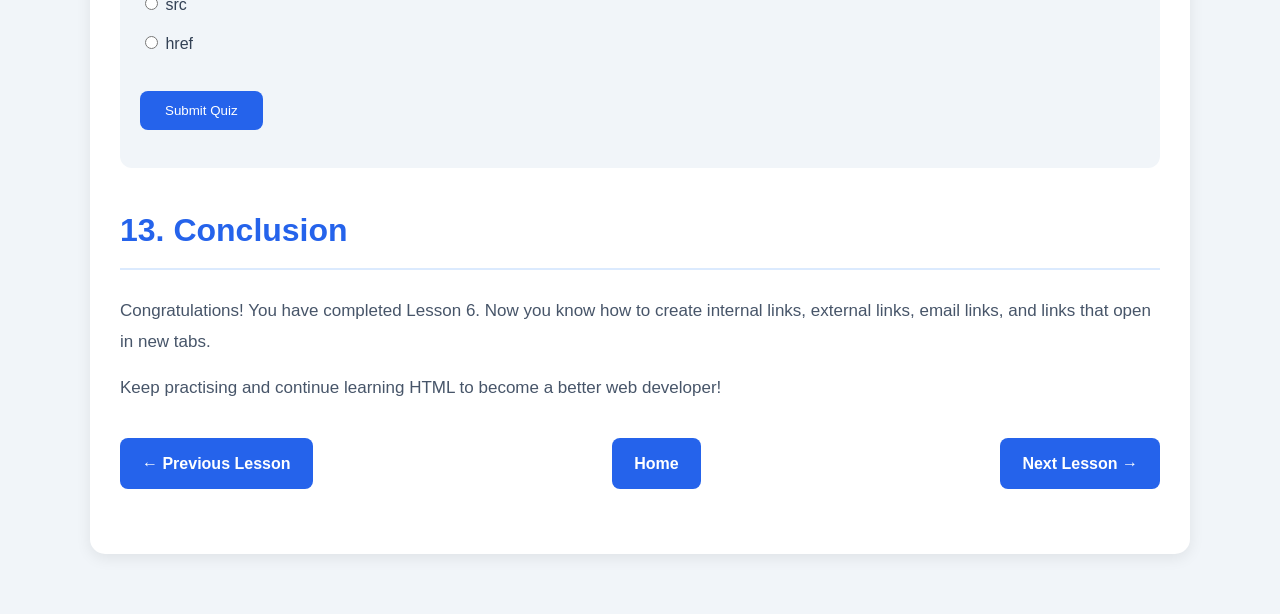
<file: Lesson6.html>
<!DOCTYPE html>
<html lang="en">
<head>
    <meta charset="UTF-8">
    <meta name="viewport" content="width=device-width, initial-scale=1.0">
    <title>Lesson 6: HTML Links</title>
    <link rel="stylesheet" href="style.css">

    <style>
        .lesson-content {
            max-width: 1100px;
            margin: 30px auto;
            padding: 30px;
            background: white;
            border-radius: 15px;
            box-shadow: 0 4px 15px rgba(0,0,0,0.08);
        }

        .lesson-content h1 {
            color: #1e3a8a;
            text-align: center;
            font-size: 36px;
        }

        .lesson-content h2 {
            color: #2563eb;
            border-bottom: 2px solid #dbeafe;
            padding-bottom: 10px;
            margin-top: 35px;
        }

        .lesson-content p,
        .lesson-content li {
            font-size: 17px;
            line-height: 1.8;
        }

        .code-example {
            background: #0f172a;
            color: #e2e8f0;
            padding: 20px;
            border-radius: 10px;
            overflow-x: auto;
            margin: 15px 0;
        }

        .note {
            background: #eff6ff;
            border-left: 5px solid #2563eb;
            padding: 15px;
            border-radius: 8px;
            margin: 20px 0;
        }

        .example-link {
            display: inline-block;
            background: #2563eb;
            color: white;
            padding: 10px 20px;
            border-radius: 7px;
            text-decoration: none;
            margin: 10px 0;
        }

        .example-link:hover {
            background: #1d4ed8;
        }

        .quiz-box {
            background: #f1f5f9;
            padding: 20px;
            border-radius: 12px;
            margin-top: 25px;
        }

        .quiz-box label {
            display: inline-block;
            margin: 6px 0;
        }

        .quiz-box button {
            background: #2563eb;
            color: white;
            border: none;
            padding: 12px 25px;
            border-radius: 8px;
            cursor: pointer;
        }

        .quiz-box button:hover {
            background: #1d4ed8;
        }

        .lesson-navigation {
            display: flex;
            justify-content: space-between;
            gap: 15px;
            margin-top: 35px;
        }

        .lesson-navigation a {
            background: #2563eb;
            color: white;
            padding: 12px 22px;
            border-radius: 8px;
            text-decoration: none;
        }

        .lesson-navigation a:hover {
            background: #1d4ed8;
        }

        @media(max-width: 600px) {
            .lesson-content {
                margin: 15px;
                padding: 18px;
            }

            .lesson-content h1 {
                font-size: 27px;
            }
        }
    </style>
</head>

<body>

<!-- Navigation Bar -->
<nav class="navbar">
        <div class="nav-logo">HTML Course</div>

        <button class="menu-toggle" onclick="toggleMenu()" aria-label="Open navigation menu" aria-expanded="false">
            ☰
        </button>

        <div class="nav-links" id="navLinks">
            <a href="index.html">Home</a>
            <a href="Lesson1.html">Lesson 1</a>
            <a href="Lesson2.html">Lesson 2</a>
            <a href="Lesson3.html">Lesson 3</a>
            <a href="Lesson4.html">Lesson 4</a>
            <a href="Lesson5.html">Lesson 5</a>
            <a href="Lesson6.html" class="active">Lesson 6</a>
            <a href="Lesson7.html">Lesson 7</a>
            <a href="Lesson8.html">Lesson 8</a>
            <a href="Lesson9.html">Lesson 9</a>
            <a href="Lesson10.html">Lesson 10</a>
        </div>
    </nav>

<div class="lesson-content">

    <h1>Lesson 6: HTML Links</h1>

    <p>
        Welcome to Lesson 6! In this lesson, we will learn
        about HTML Links. Links are used to connect one
        webpage to another webpage or website.
    </p>

    <!-- Section 1 -->
    <h2>1. What are HTML Links?</h2>

    <p>
        HTML Links are clickable elements that allow users
        to move from one webpage to another webpage.
        They are also called Hyperlinks.
    </p>

    <p>
        Links make websites easier to navigate and help
        users find more information.
    </p>

    <!-- Section 2 -->
    <h2>2. The HTML Anchor Tag</h2>

    <p>
        HTML uses the &lt;a&gt; tag to create hyperlinks.
        The href attribute specifies the destination of the link.
    </p>

    <div class="code-example">
<pre>
&lt;a href="https://www.google.com"&gt;
    Visit Google
&lt;/a&gt;
</pre>
    </div>

    <p><strong>Example Output:</strong></p>

    <a class="example-link"
       href="https://www.google.com"
       target="_blank"
       rel="noopener noreferrer">
        Visit Google
    </a>

    <!-- Section 3 -->
    <h2>3. Understanding the href Attribute</h2>

    <p>
        The href attribute tells the browser where the link
        should go when someone clicks it.
    </p>

    <div class="code-example">
<pre>
&lt;a href="https://www.youtube.com"&gt;
    Open YouTube
&lt;/a&gt;
</pre>
    </div>

    <div class="note">
        <strong>Remember:</strong>
        Without the href attribute, an anchor element
        does not work as a normal navigation link.
    </div>

    <!-- Section 4 -->
    <h2>4. External Links</h2>

    <p>
        External Links connect your webpage to another
        website on the internet.
    </p>

    <div class="code-example">
<pre>
&lt;a href="https://www.wikipedia.org"&gt;
    Visit Wikipedia
&lt;/a&gt;
</pre>
    </div>

    <p><strong>Example Output:</strong></p>

    <a class="example-link"
       href="https://www.wikipedia.org"
       target="_blank"
       rel="noopener noreferrer">
        Visit Wikipedia
    </a>

    <!-- Section 5 -->
    <h2>5. Internal Links</h2>

    <p>
        Internal Links connect different pages of the
        same website.
    </p>

    <div class="code-example">
<pre>
&lt;a href="Lesson1.html"&gt;
    Go to Lesson 1
&lt;/a&gt;

&lt;a href="Lesson5.html"&gt;
    Go to Lesson 5
&lt;/a&gt;
</pre>
    </div>

    <p><strong>Example Output:</strong></p>

    <a class="example-link" href="Lesson1.html">
        Visit Lesson 1
    </a>

    <a class="example-link" href="Lesson5.html">
        Visit Lesson 5
    </a>

    <!-- Section 6 -->
    <h2>6. Open Links in a New Tab</h2>

    <p>
        The target="_blank" attribute opens a link
        in a new browser tab.
    </p>

    <div class="code-example">
<pre>
&lt;a href="https://www.google.com"
   target="_blank"
   rel="noopener noreferrer"&gt;
    Open Google in New Tab
&lt;/a&gt;
</pre>
    </div>

    <p><strong>Example Output:</strong></p>

    <a class="example-link"
       href="https://www.google.com"
       target="_blank"
       rel="noopener noreferrer">
        Open Google in New Tab
    </a>

    <div class="note">
        <strong>Remember:</strong>
        target="_blank" opens the destination in a new tab.
        The rel attribute provides additional security.
    </div>

    <!-- Section 7 -->
    <h2>7. Email Links</h2>

    <p>
        HTML can also create links that open the user's
        email application.
    </p>

    <div class="code-example">
<pre>
&lt;a href="mailto:example@gmail.com"&gt;
    Send Email
&lt;/a&gt;
</pre>
    </div>

    <p><strong>Example Output:</strong></p>

    <a class="example-link"
       href="mailto:example@gmail.com">
        Send Email
    </a>

    <!-- Section 8 -->
    <h2>8. Link to a Specific Section</h2>

    <p>
        We can use an element's id to create a link
        that jumps to a specific section of the same page.
    </p>

    <div class="code-example">
<pre>
&lt;a href="#about"&gt;
    Go to About Section
&lt;/a&gt;

&lt;h2 id="about"&gt;About Us&lt;/h2&gt;
&lt;p&gt;Welcome to our website.&lt;/p&gt;
</pre>
    </div>

    <p><strong>Example Output:</strong></p>

    <a class="example-link" href="#about">
        Go to About Section
    </a>
    <section id="about" class="about-section">

    <h2>About Us</h2>

    <p>
        Welcome to our HTML learning website!
        We provide easy HTML lessons for beginners.
    </p>

</section>

    

    <!-- Section 9 -->
    <h2>9. Image as a Link</h2>

    <p>
        We can make an image clickable by placing
        the &lt;img&gt; tag inside an &lt;a&gt; tag.
    </p>

    <div class="code-example">
<pre>
&lt;a href="https://www.google.com"&gt;
    &lt;img src="google.png"
         alt="Google Logo"
         width="150"&gt;
&lt;/a&gt;
</pre>
    </div>

    <p>
        When someone clicks the image, the browser
        opens the linked webpage.
    </p>

    <!-- Section 10 -->
    <h2>10. Important HTML Link Attributes</h2>

    <ul>
        <li><strong>href:</strong> Specifies the link destination.</li>
        <li><strong>target:</strong> Specifies where to open the link.</li>
        <li><strong>title:</strong> Provides extra information about the link.</li>
        <li><strong>rel:</strong> Defines the relationship between linked documents.</li>
        <li><strong>download:</strong> Suggests downloading the linked file.</li>
    </ul>

    <!-- Practical Exercise -->
    <h2>11. Practical Exercise</h2>

    <p>
        Now it is your turn! Create a webpage containing:
    </p>

    <ol>
        <li>A link to Google.</li>
        <li>A link to YouTube.</li>
        <li>A link to Lesson 1.</li>
        <li>An email link.</li>
        <li>A link that opens in a new tab.</li>
        <li>A link that jumps to a section on the same page.</li>
    </ol>

    <div class="note">
        <strong>Challenge:</strong>
        Create a small webpage with five different links
        and give each link a different purpose.
    </div>

    <!-- Quiz -->
    <h2>12. Lesson Quiz</h2>

    <div class="quiz-box">

        <form id="quizForm">

            <p><strong>Q1. Which HTML tag creates a link?</strong></p>

            <label><input type="radio" name="q1" value="a"> &lt;p&gt;</label><br>
            <label><input type="radio" name="q1" value="b"> &lt;a&gt;</label><br>
            <label><input type="radio" name="q1" value="c"> &lt;h1&gt;</label>

            <p><strong>Q2. Which attribute specifies the link destination?</strong></p>

            <label><input type="radio" name="q2" value="a"> src</label><br>
            <label><input type="radio" name="q2" value="b"> alt</label><br>
            <label><input type="radio" name="q2" value="c"> href</label>

            <p><strong>Q3. Which value opens a link in a new tab?</strong></p>

            <label><input type="radio" name="q3" value="a"> _blank</label><br>
            <label><input type="radio" name="q3" value="b"> _self</label><br>
            <label><input type="radio" name="q3" value="c"> _parent</label>

            <p><strong>Q4. Which link is used to send an email?</strong></p>

            <label><input type="radio" name="q4" value="a"> https:</label><br>
            <label><input type="radio" name="q4" value="b"> mailto:</label><br>
            <label><input type="radio" name="q4" value="c"> file:</label>

            <p><strong>Q5. Which attribute is used to jump to a section by its id?</strong></p>

            <label><input type="radio" name="q5" value="a"> class</label><br>
            <label><input type="radio" name="q5" value="b"> src</label><br>
            <label><input type="radio" name="q5" value="c"> href</label>

            <br><br>

            <button type="button" onclick="checkQuiz()">
                Submit Quiz
            </button>

            <h3 id="quizResult"></h3>

        </form>
    </div>

    <!-- Conclusion -->
    <h2>13. Conclusion</h2>

    <p>
        Congratulations! You have completed Lesson 6.
        Now you know how to create internal links,
        external links, email links, and links that
        open in new tabs.
    </p>

    <p>
        Keep practising and continue learning HTML
        to become a better web developer!
    </p>

    <div class="lesson-navigation">
        <a href="Lesson5.html">← Previous Lesson</a>
        <a href="index.html">Home</a>
        <a href="Lesson7.html">Next Lesson →</a>
    </div>

</div>

<script>
function checkQuiz() {

    const answers = {
        q1: "b",
        q2: "c",
        q3: "a",
        q4: "b",
        q5: "c"
    };

    let score = 0;

    for (let question in answers) {

        const selected = document.querySelector(
            'input[name="' + question + '"]:checked'
        );

        if (selected && selected.value === answers[question]) {
            score++;
        }
    }

    document.getElementById("quizResult").textContent =
        "Your Score: " + score + " / 5";
}
</script>

</body>
</html>
</file>
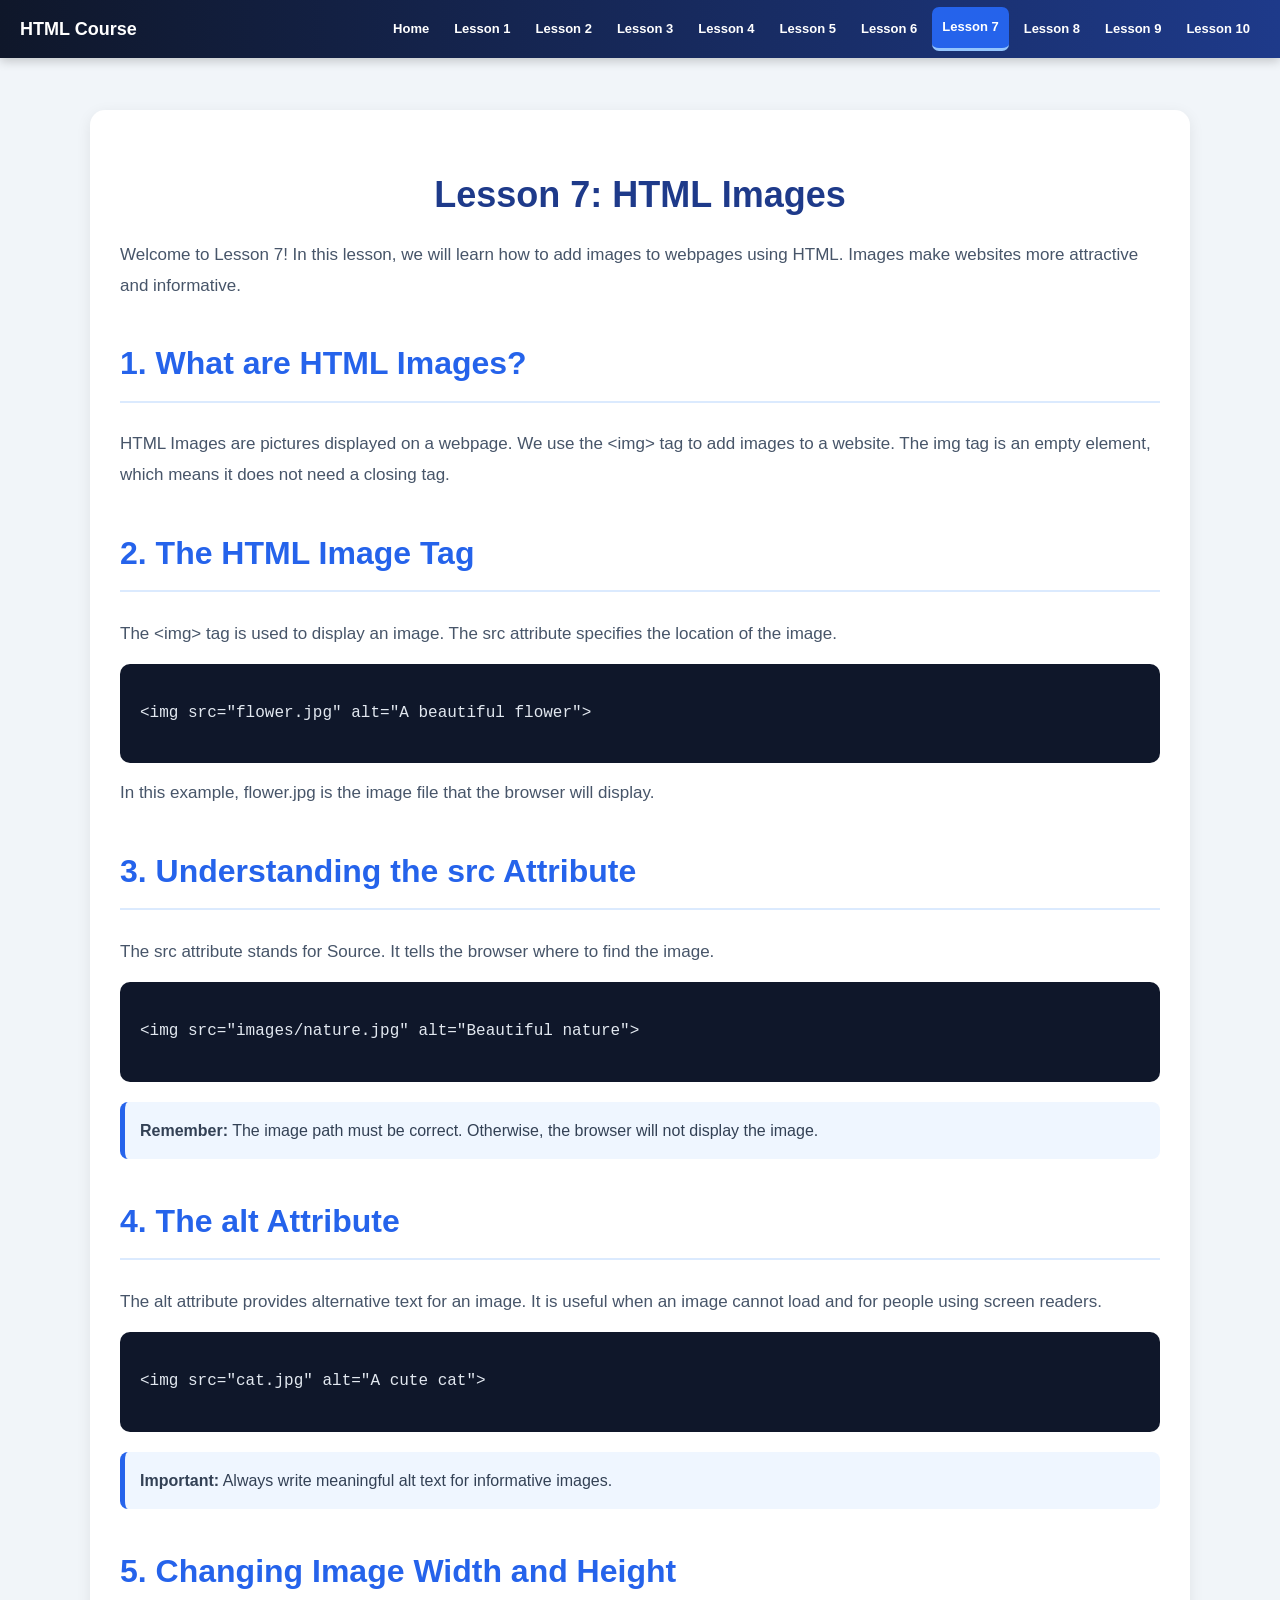
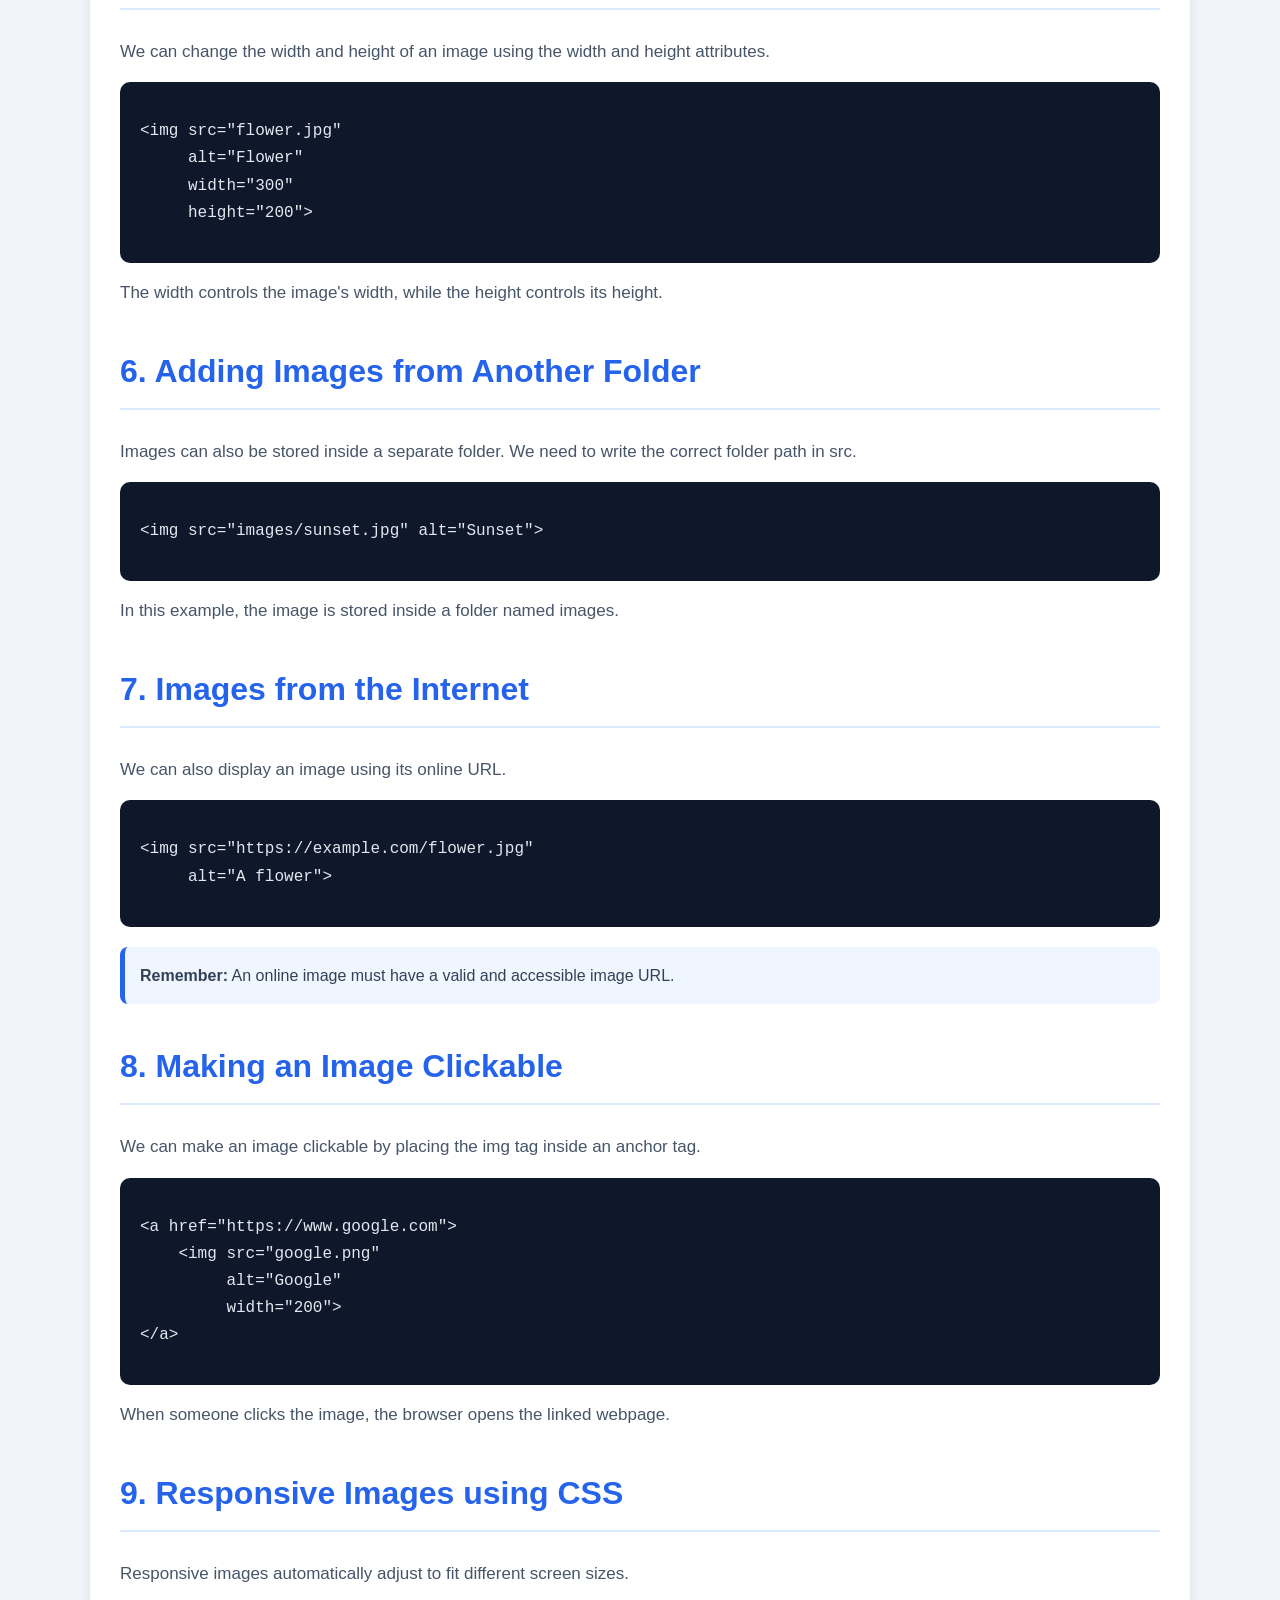
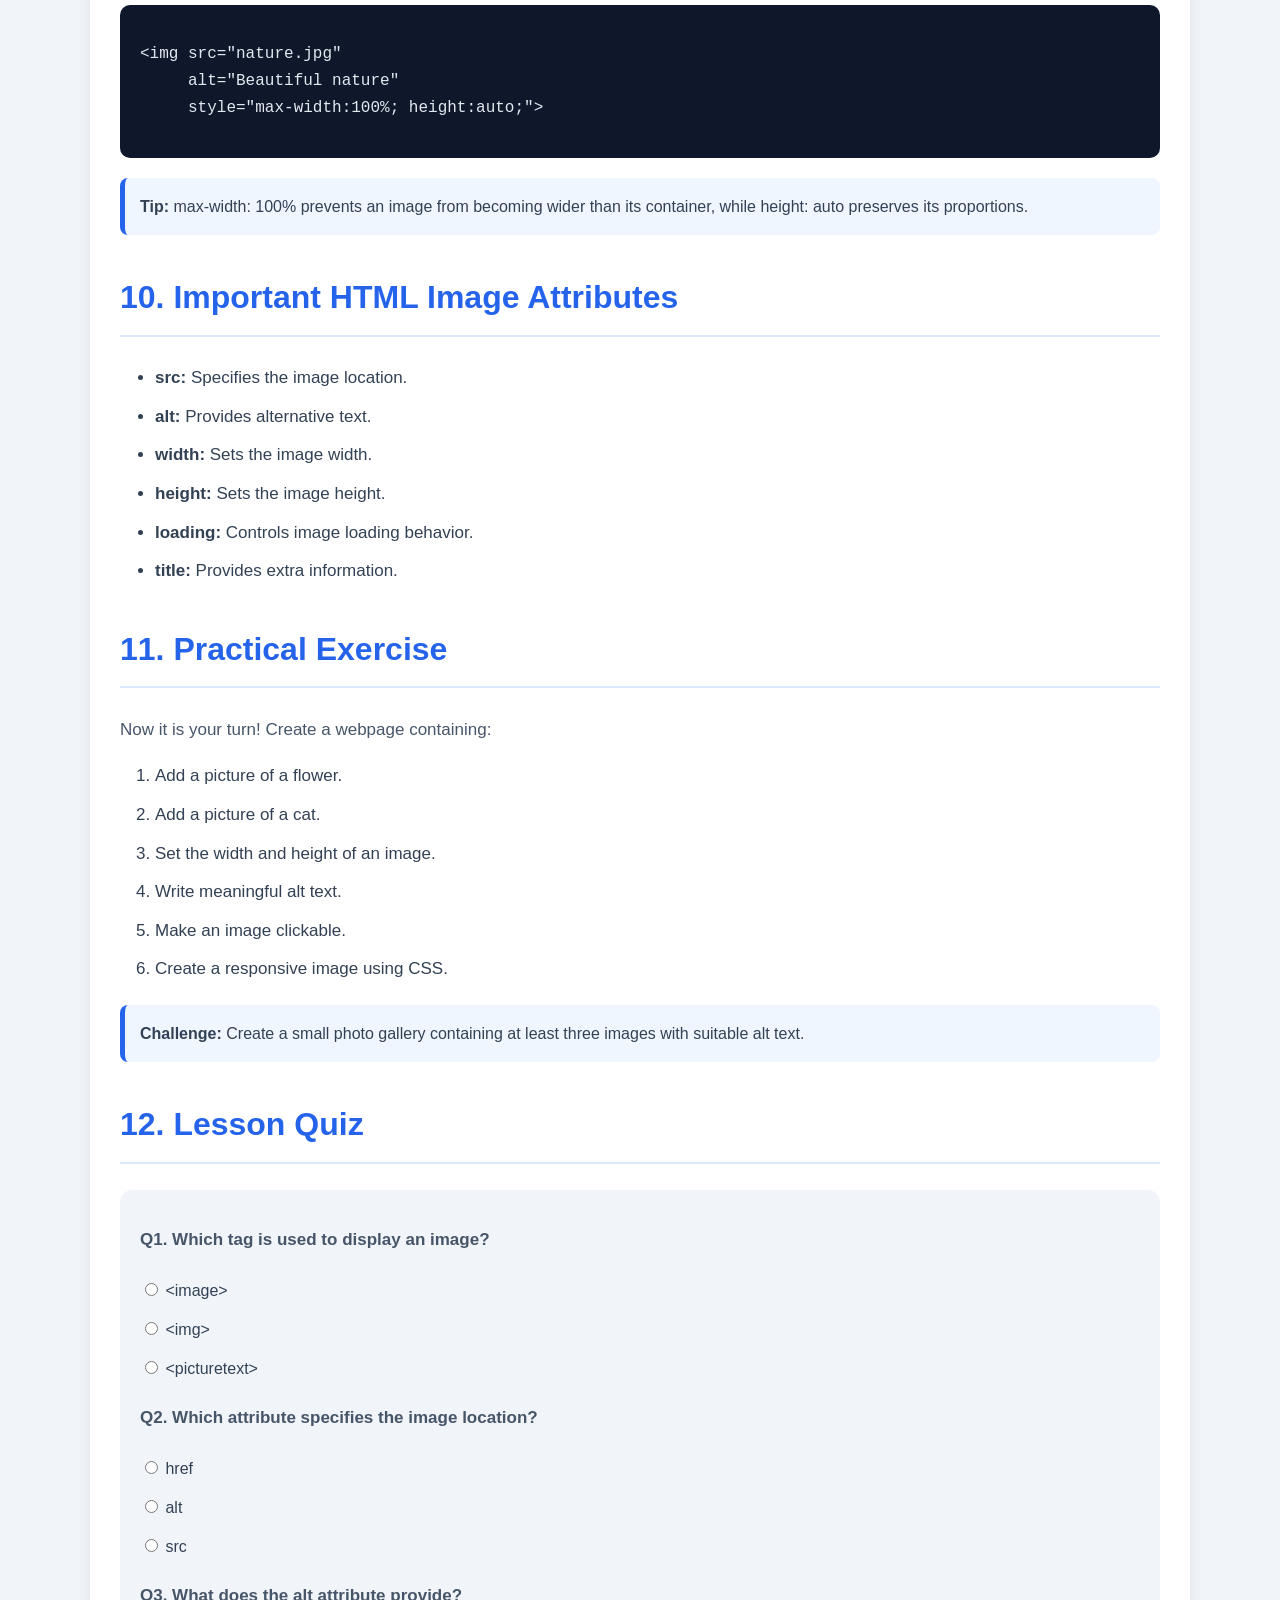
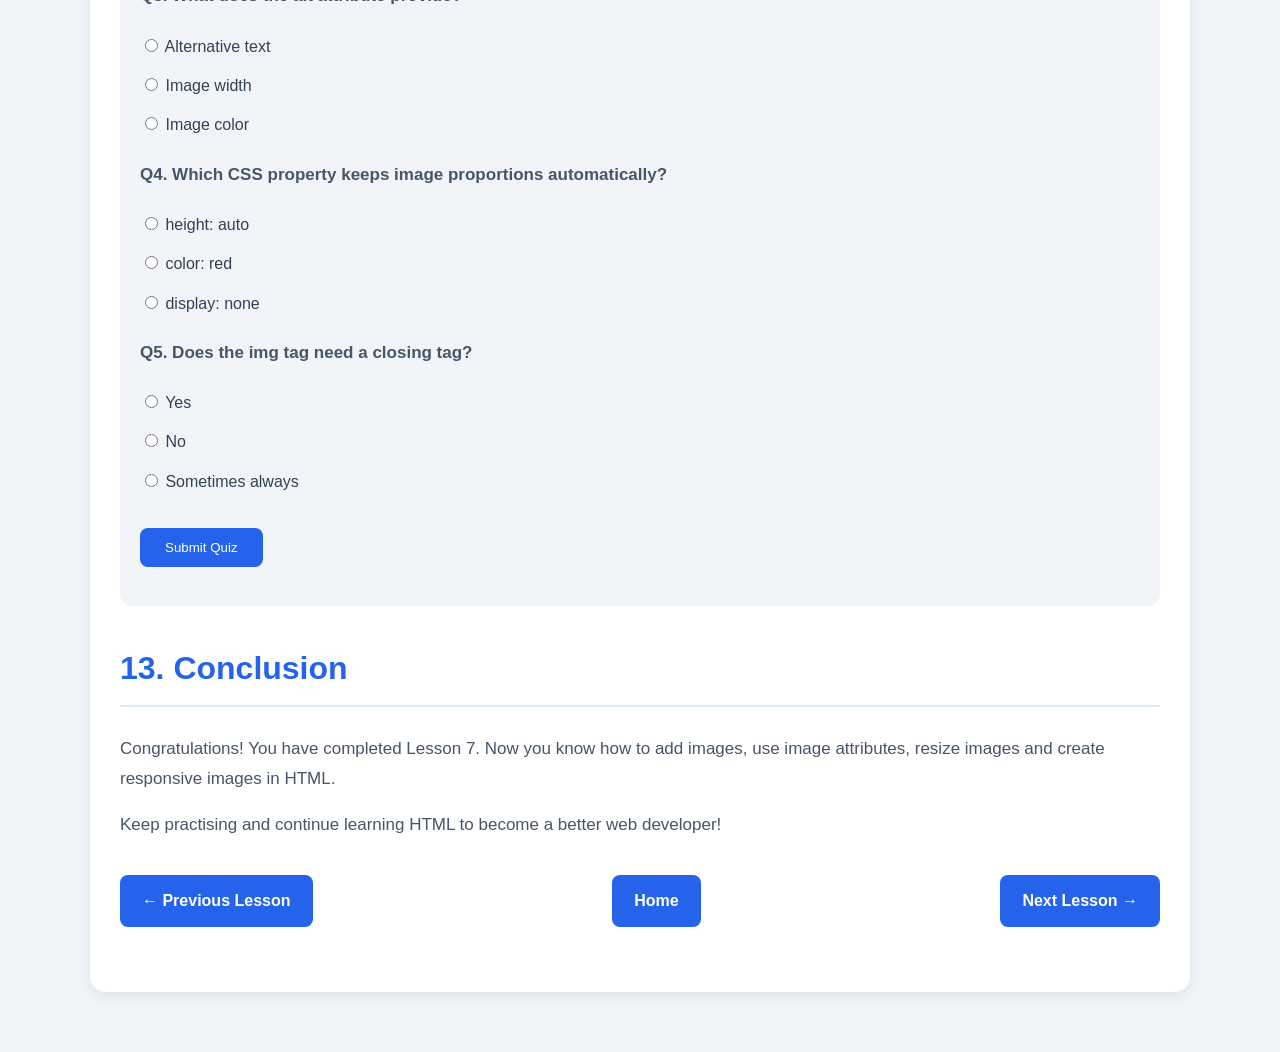
<file: Lesson7.html>
<!DOCTYPE html>
<html lang="en">
<head>
    <meta charset="UTF-8">
    <meta name="viewport" content="width=device-width, initial-scale=1.0">
    <title>Lesson 7: HTML Images</title>
    <link rel="stylesheet" href="style.css">

    <style>
        .lesson-content {
            max-width: 1100px;
            margin: 30px auto;
            padding: 30px;
            background: white;
            border-radius: 15px;
            box-shadow: 0 4px 15px rgba(0,0,0,0.08);
        }

        .lesson-content h1 {
            color: #1e3a8a;
            text-align: center;
            font-size: 36px;
        }

        .lesson-content h2 {
            color: #2563eb;
            border-bottom: 2px solid #dbeafe;
            padding-bottom: 10px;
            margin-top: 35px;
        }

        .lesson-content p,
        .lesson-content li {
            font-size: 17px;
            line-height: 1.8;
        }

        .code-example {
            background: #0f172a;
            color: #e2e8f0;
            padding: 20px;
            border-radius: 10px;
            overflow-x: auto;
            margin: 15px 0;
        }

        .note {
            background: #eff6ff;
            border-left: 5px solid #2563eb;
            padding: 15px;
            border-radius: 8px;
            margin: 20px 0;
        }

        .image-example {
            display: block;
            max-width: 100%;
            height: auto;
            margin: 20px auto;
            border-radius: 12px;
        }

        .quiz-box {
            background: #f1f5f9;
            padding: 20px;
            border-radius: 12px;
            margin-top: 25px;
        }

        .quiz-box label {
            display: inline-block;
            margin: 6px 0;
        }

        .quiz-box button {
            background: #2563eb;
            color: white;
            border: none;
            padding: 12px 25px;
            border-radius: 8px;
            cursor: pointer;
        }

        .quiz-box button:hover {
            background: #1d4ed8;
        }

        .lesson-navigation {
            display: flex;
            justify-content: space-between;
            gap: 15px;
            margin-top: 35px;
        }

        .lesson-navigation a {
            background: #2563eb;
            color: white;
            padding: 12px 22px;
            border-radius: 8px;
            text-decoration: none;
        }

        .lesson-navigation a:hover {
            background: #1d4ed8;
        }

        @media(max-width: 600px) {
            .lesson-content {
                margin: 15px;
                padding: 18px;
            }

            .lesson-content h1 {
                font-size: 27px;
            }
        }
    </style>
</head>

<body>

<!-- Navigation Bar -->
<nav class="navbar">
    <div class="nav-logo">HTML Course</div>

    <button class="menu-toggle"
            onclick="toggleMenu()"
            aria-label="Open navigation menu"
            aria-expanded="false">
        ☰
    </button>

    <div class="nav-links" id="navLinks">
        <a href="index.html">Home</a>
        <a href="Lesson1.html">Lesson 1</a>
        <a href="Lesson2.html">Lesson 2</a>
        <a href="Lesson3.html">Lesson 3</a>
        <a href="Lesson4.html">Lesson 4</a>
        <a href="Lesson5.html">Lesson 5</a>
        <a href="Lesson6.html">Lesson 6</a>
        <a href="Lesson7.html" class="active">Lesson 7</a>
        <a href="Lesson8.html">Lesson 8</a>
        <a href="Lesson9.html">Lesson 9</a>
        <a href="Lesson10.html">Lesson 10</a>
    </div>
</nav>

<div class="lesson-content">

    <h1>Lesson 7: HTML Images</h1>

    <p>
        Welcome to Lesson 7! In this lesson, we will learn
        how to add images to webpages using HTML.
        Images make websites more attractive and informative.
    </p>

    <!-- Section 1 -->
    <h2>1. What are HTML Images?</h2>

    <p>
        HTML Images are pictures displayed on a webpage.
        We use the &lt;img&gt; tag to add images to a website.
        The img tag is an empty element, which means it
        does not need a closing tag.
    </p>

    <!-- Section 2 -->
    <h2>2. The HTML Image Tag</h2>

    <p>
        The &lt;img&gt; tag is used to display an image.
        The src attribute specifies the location of the image.
    </p>

    <div class="code-example">
<pre>
&lt;img src="flower.jpg" alt="A beautiful flower"&gt;
</pre>
    </div>

    <p>
        In this example, flower.jpg is the image file
        that the browser will display.
    </p>

    <!-- Section 3 -->
    <h2>3. Understanding the src Attribute</h2>

    <p>
        The src attribute stands for Source.
        It tells the browser where to find the image.
    </p>

    <div class="code-example">
<pre>
&lt;img src="images/nature.jpg" alt="Beautiful nature"&gt;
</pre>
    </div>

    <div class="note">
        <strong>Remember:</strong>
        The image path must be correct.
        Otherwise, the browser will not display the image.
    </div>

    <!-- Section 4 -->
    <h2>4. The alt Attribute</h2>

    <p>
        The alt attribute provides alternative text
        for an image. It is useful when an image cannot load
        and for people using screen readers.
    </p>

    <div class="code-example">
<pre>
&lt;img src="cat.jpg" alt="A cute cat"&gt;
</pre>
    </div>

    <div class="note">
        <strong>Important:</strong>
        Always write meaningful alt text for informative images.
    </div>

    <!-- Section 5 -->
    <h2>5. Changing Image Width and Height</h2>

    <p>
        We can change the width and height of an image
        using the width and height attributes.
    </p>

    <div class="code-example">
<pre>
&lt;img src="flower.jpg"
     alt="Flower"
     width="300"
     height="200"&gt;
</pre>
    </div>

    <p>
        The width controls the image's width,
        while the height controls its height.
    </p>

    <!-- Section 6 -->
    <h2>6. Adding Images from Another Folder</h2>

    <p>
        Images can also be stored inside a separate folder.
        We need to write the correct folder path in src.
    </p>

    <div class="code-example">
<pre>
&lt;img src="images/sunset.jpg" alt="Sunset"&gt;
</pre>
    </div>

    <p>
        In this example, the image is stored inside
        a folder named images.
    </p>

    <!-- Section 7 -->
    <h2>7. Images from the Internet</h2>

    <p>
        We can also display an image using its online URL.
    </p>

    <div class="code-example">
<pre>
&lt;img src="https://example.com/flower.jpg"
     alt="A flower"&gt;
</pre>
    </div>

    <div class="note">
        <strong>Remember:</strong>
        An online image must have a valid and accessible image URL.
    </div>

    <!-- Section 8 -->
    <h2>8. Making an Image Clickable</h2>

    <p>
        We can make an image clickable by placing
        the img tag inside an anchor tag.
    </p>

    <div class="code-example">
<pre>
&lt;a href="https://www.google.com"&gt;
    &lt;img src="google.png"
         alt="Google"
         width="200"&gt;
&lt;/a&gt;
</pre>
    </div>

    <p>
        When someone clicks the image,
        the browser opens the linked webpage.
    </p>

    <!-- Section 9 -->
    <h2>9. Responsive Images using CSS</h2>

    <p>
        Responsive images automatically adjust to fit
        different screen sizes.
    </p>

    <div class="code-example">
<pre>
&lt;img src="nature.jpg"
     alt="Beautiful nature"
     style="max-width:100%; height:auto;"&gt;
</pre>
    </div>

    <div class="note">
        <strong>Tip:</strong>
        max-width: 100% prevents an image from becoming
        wider than its container, while height: auto
        preserves its proportions.
    </div>

    <!-- Section 10 -->
    <h2>10. Important HTML Image Attributes</h2>

    <ul>
        <li><strong>src:</strong> Specifies the image location.</li>
        <li><strong>alt:</strong> Provides alternative text.</li>
        <li><strong>width:</strong> Sets the image width.</li>
        <li><strong>height:</strong> Sets the image height.</li>
        <li><strong>loading:</strong> Controls image loading behavior.</li>
        <li><strong>title:</strong> Provides extra information.</li>
    </ul>

    <!-- Section 11 -->
    <h2>11. Practical Exercise</h2>

    <p>
        Now it is your turn! Create a webpage containing:
    </p>

    <ol>
        <li>Add a picture of a flower.</li>
        <li>Add a picture of a cat.</li>
        <li>Set the width and height of an image.</li>
        <li>Write meaningful alt text.</li>
        <li>Make an image clickable.</li>
        <li>Create a responsive image using CSS.</li>
    </ol>

    <div class="note">
        <strong>Challenge:</strong>
        Create a small photo gallery containing
        at least three images with suitable alt text.
    </div>

    <!-- Section 12 -->
    <h2>12. Lesson Quiz</h2>

    <div class="quiz-box">

        <form id="quizForm">

            <p><strong>Q1. Which tag is used to display an image?</strong></p>

            <label><input type="radio" name="q1" value="a"> &lt;image&gt;</label><br>
            <label><input type="radio" name="q1" value="b"> &lt;img&gt;</label><br>
            <label><input type="radio" name="q1" value="c"> &lt;picturetext&gt;</label>

            <p><strong>Q2. Which attribute specifies the image location?</strong></p>

            <label><input type="radio" name="q2" value="a"> href</label><br>
            <label><input type="radio" name="q2" value="b"> alt</label><br>
            <label><input type="radio" name="q2" value="c"> src</label>

            <p><strong>Q3. What does the alt attribute provide?</strong></p>

            <label><input type="radio" name="q3" value="a"> Alternative text</label><br>
            <label><input type="radio" name="q3" value="b"> Image width</label><br>
            <label><input type="radio" name="q3" value="c"> Image color</label>

            <p><strong>Q4. Which CSS property keeps image proportions automatically?</strong></p>

            <label><input type="radio" name="q4" value="a"> height: auto</label><br>
            <label><input type="radio" name="q4" value="b"> color: red</label><br>
            <label><input type="radio" name="q4" value="c"> display: none</label>

            <p><strong>Q5. Does the img tag need a closing tag?</strong></p>

            <label><input type="radio" name="q5" value="a"> Yes</label><br>
            <label><input type="radio" name="q5" value="b"> No</label><br>
            <label><input type="radio" name="q5" value="c"> Sometimes always</label>

            <br><br>

            <button type="button" onclick="checkQuiz()">
                Submit Quiz
            </button>

            <h3 id="quizResult"></h3>

        </form>
    </div>

    <!-- Conclusion -->
    <h2>13. Conclusion</h2>

    <p>
        Congratulations! You have completed Lesson 7.
        Now you know how to add images, use image attributes,
        resize images and create responsive images in HTML.
    </p>

    <p>
        Keep practising and continue learning HTML
        to become a better web developer!
    </p>

    <div class="lesson-navigation">
        <a href="Lesson6.html">← Previous Lesson</a>
        <a href="index.html">Home</a>
        <a href="Lesson8.html">Next Lesson →</a>
    </div>

</div>

<script>
function checkQuiz() {

    const answers = {
        q1: "b",
        q2: "c",
        q3: "a",
        q4: "a",
        q5: "b"
    };

    let score = 0;

    for (let question in answers) {

        const selected = document.querySelector(
            'input[name="' + question + '"]:checked'
        );

        if (selected && selected.value === answers[question]) {
            score++;
        }
    }

    document.getElementById("quizResult").textContent =
        "Your Score: " + score + " / 5";
}
</script>

</body>
</html>
</file>
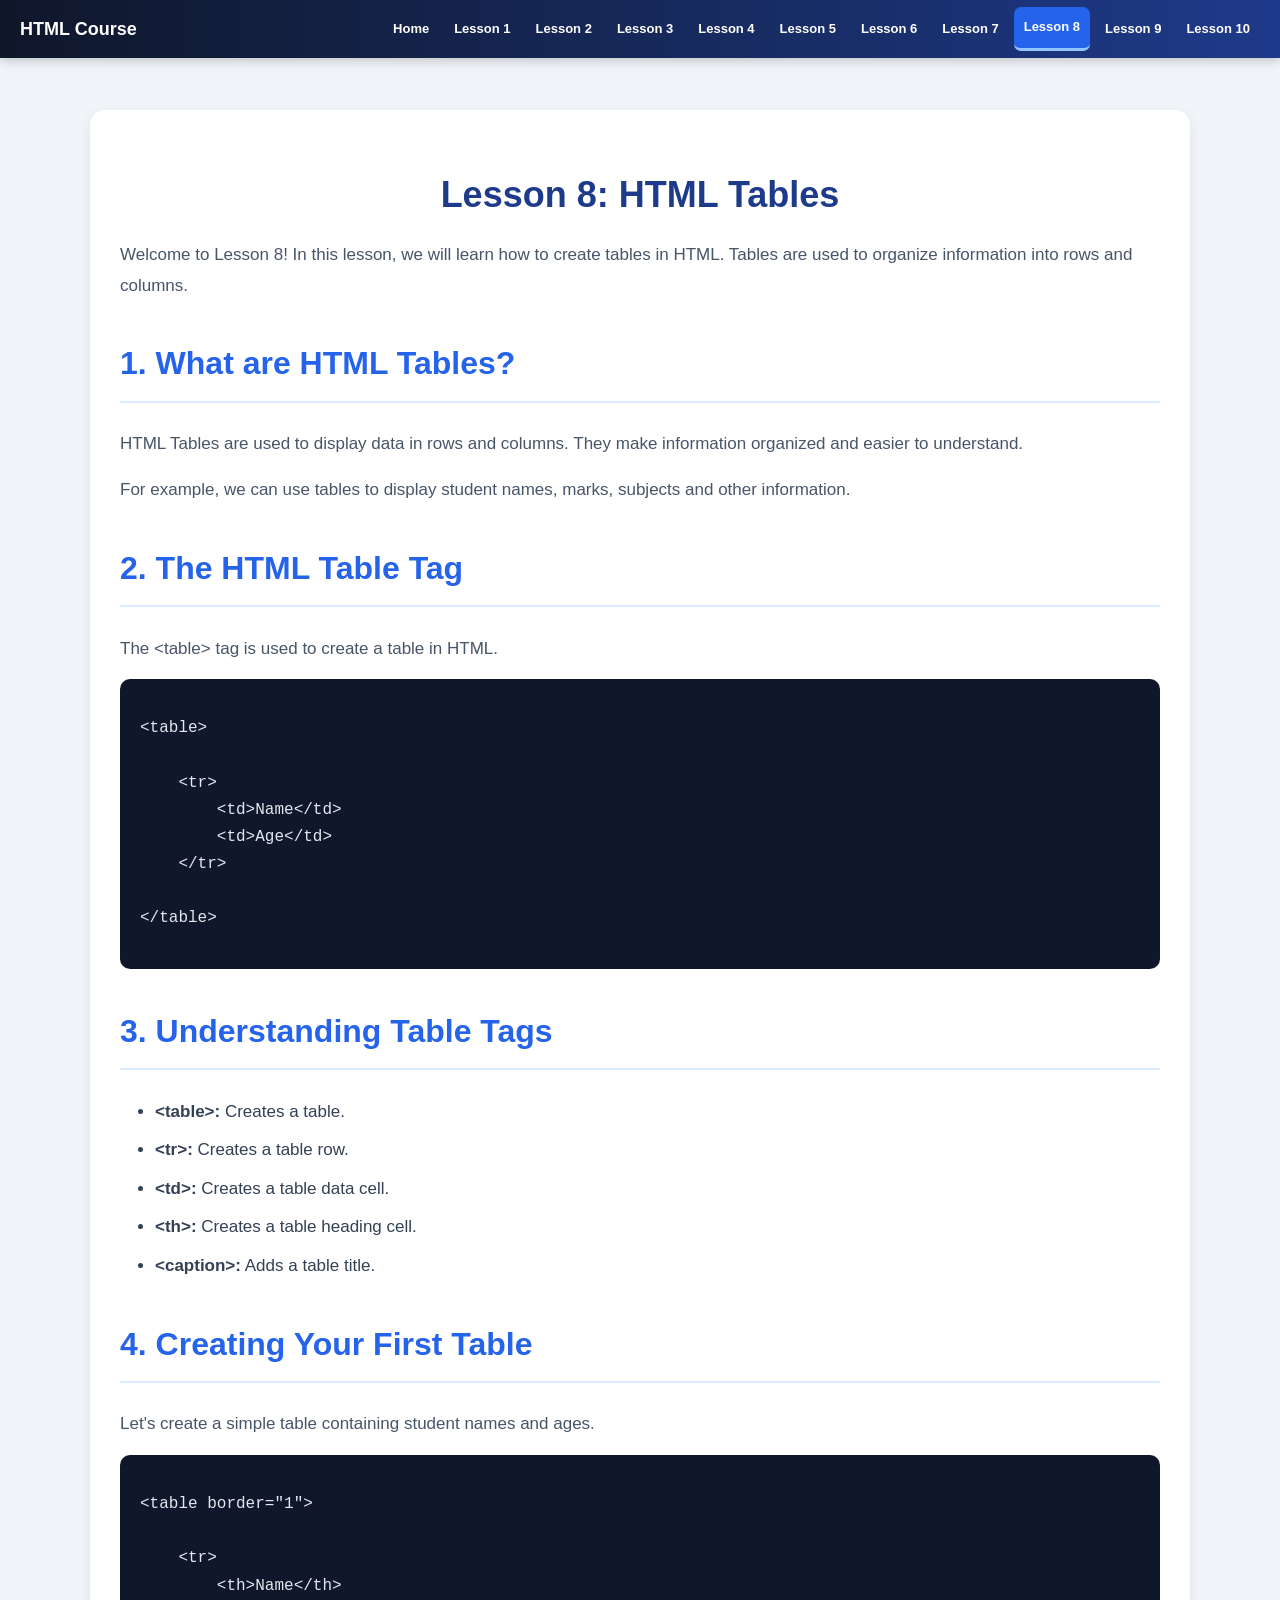
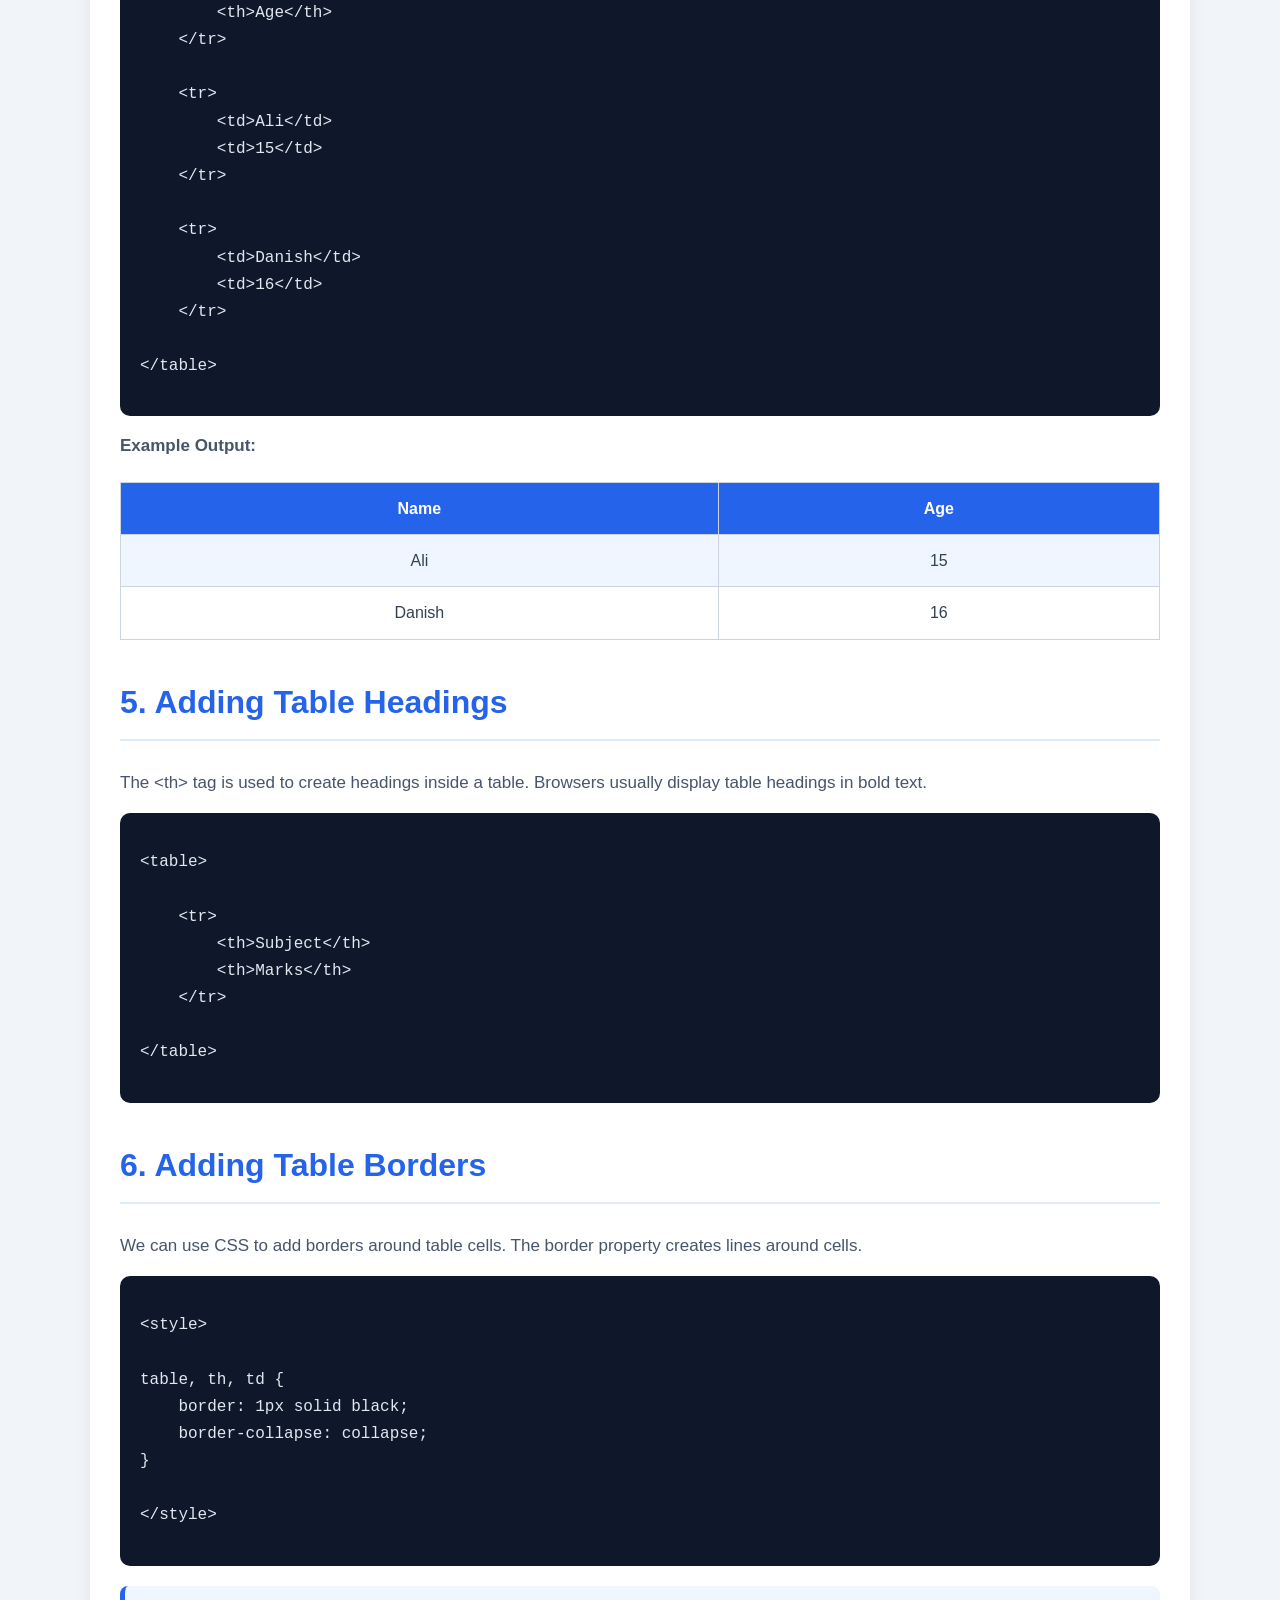
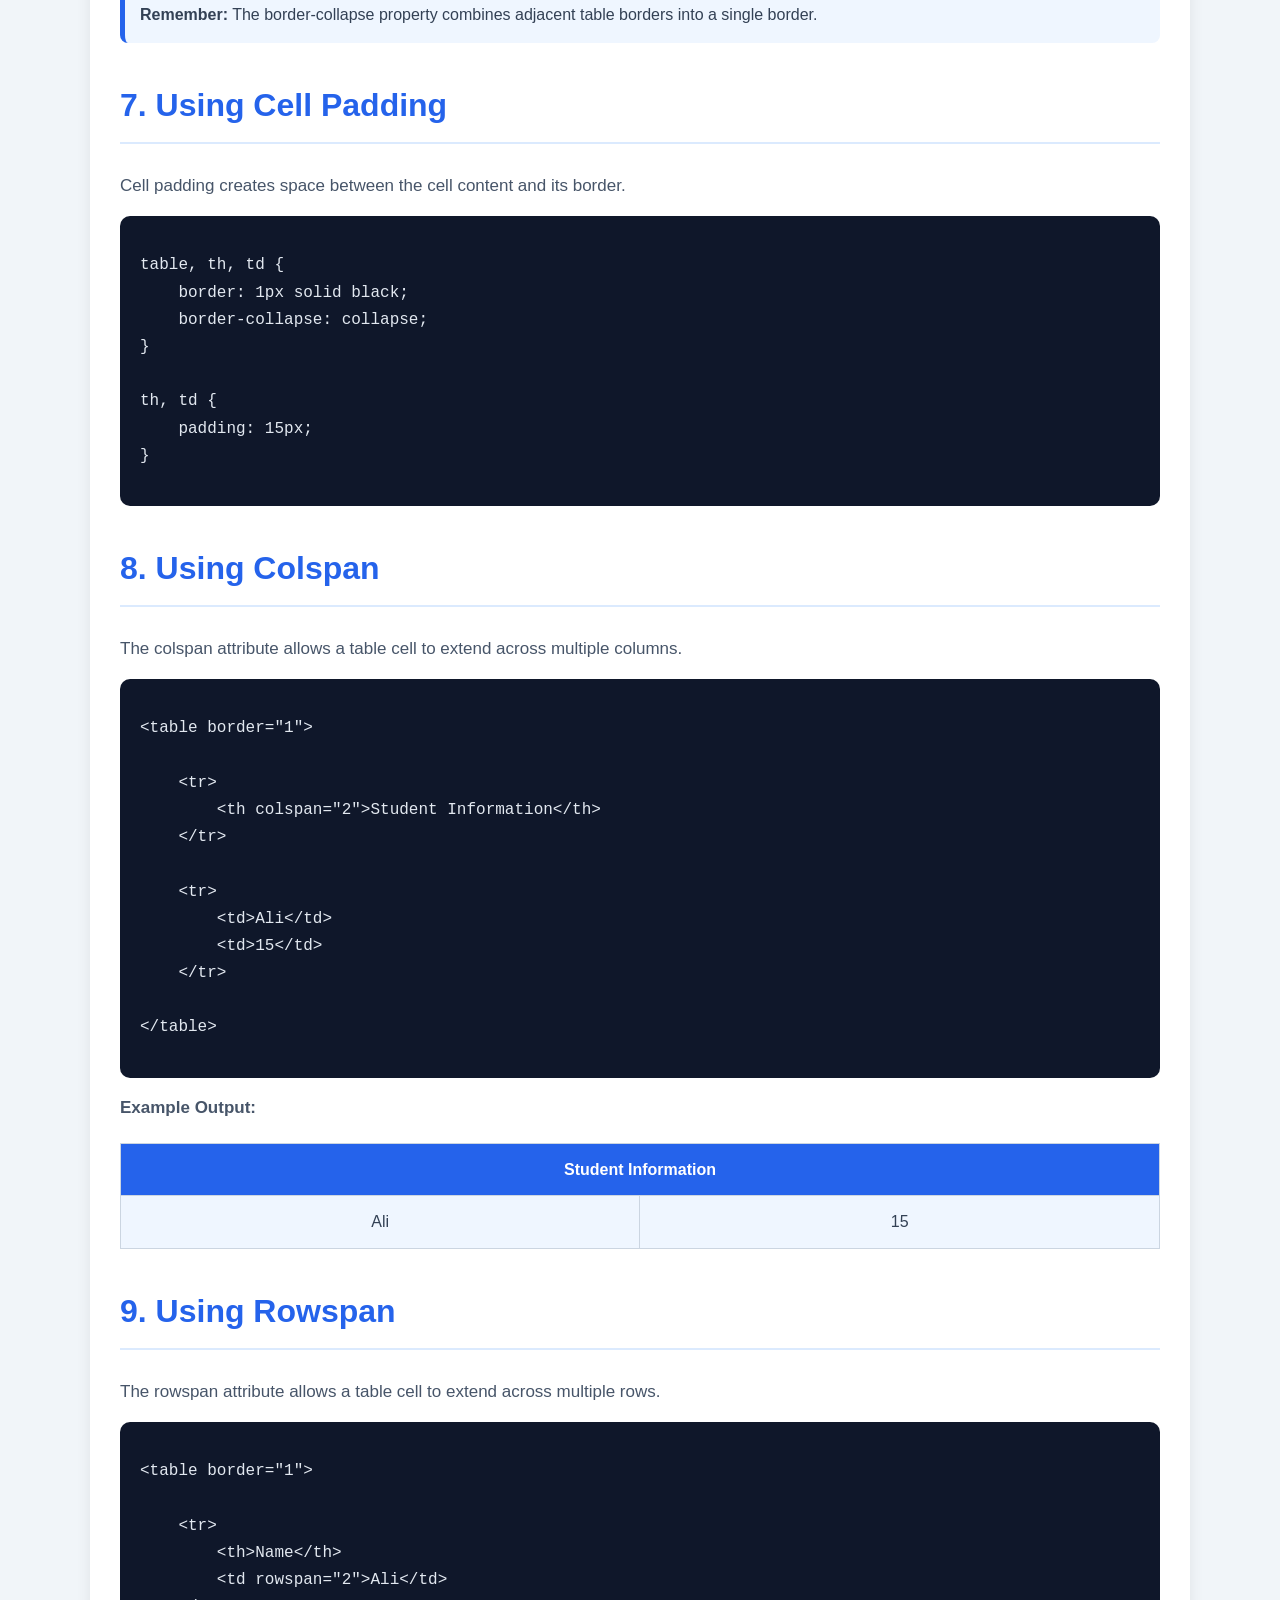
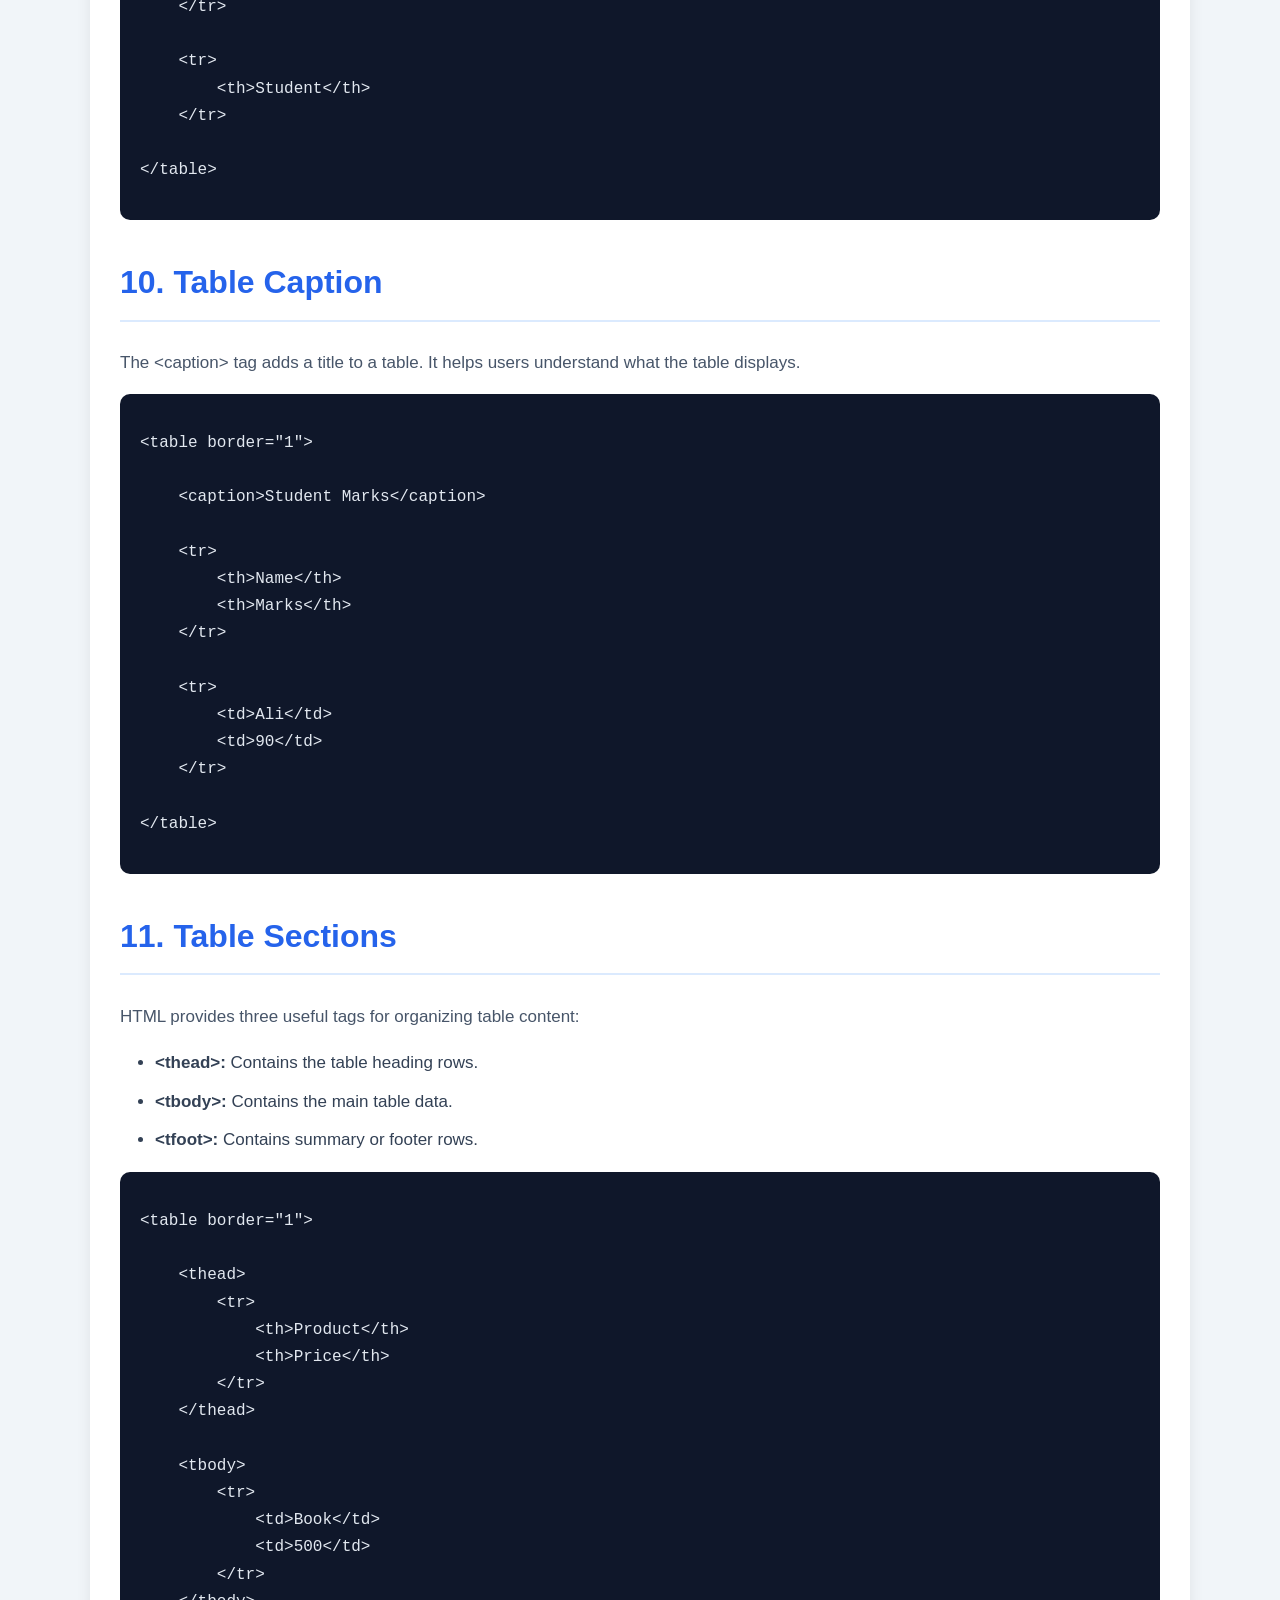
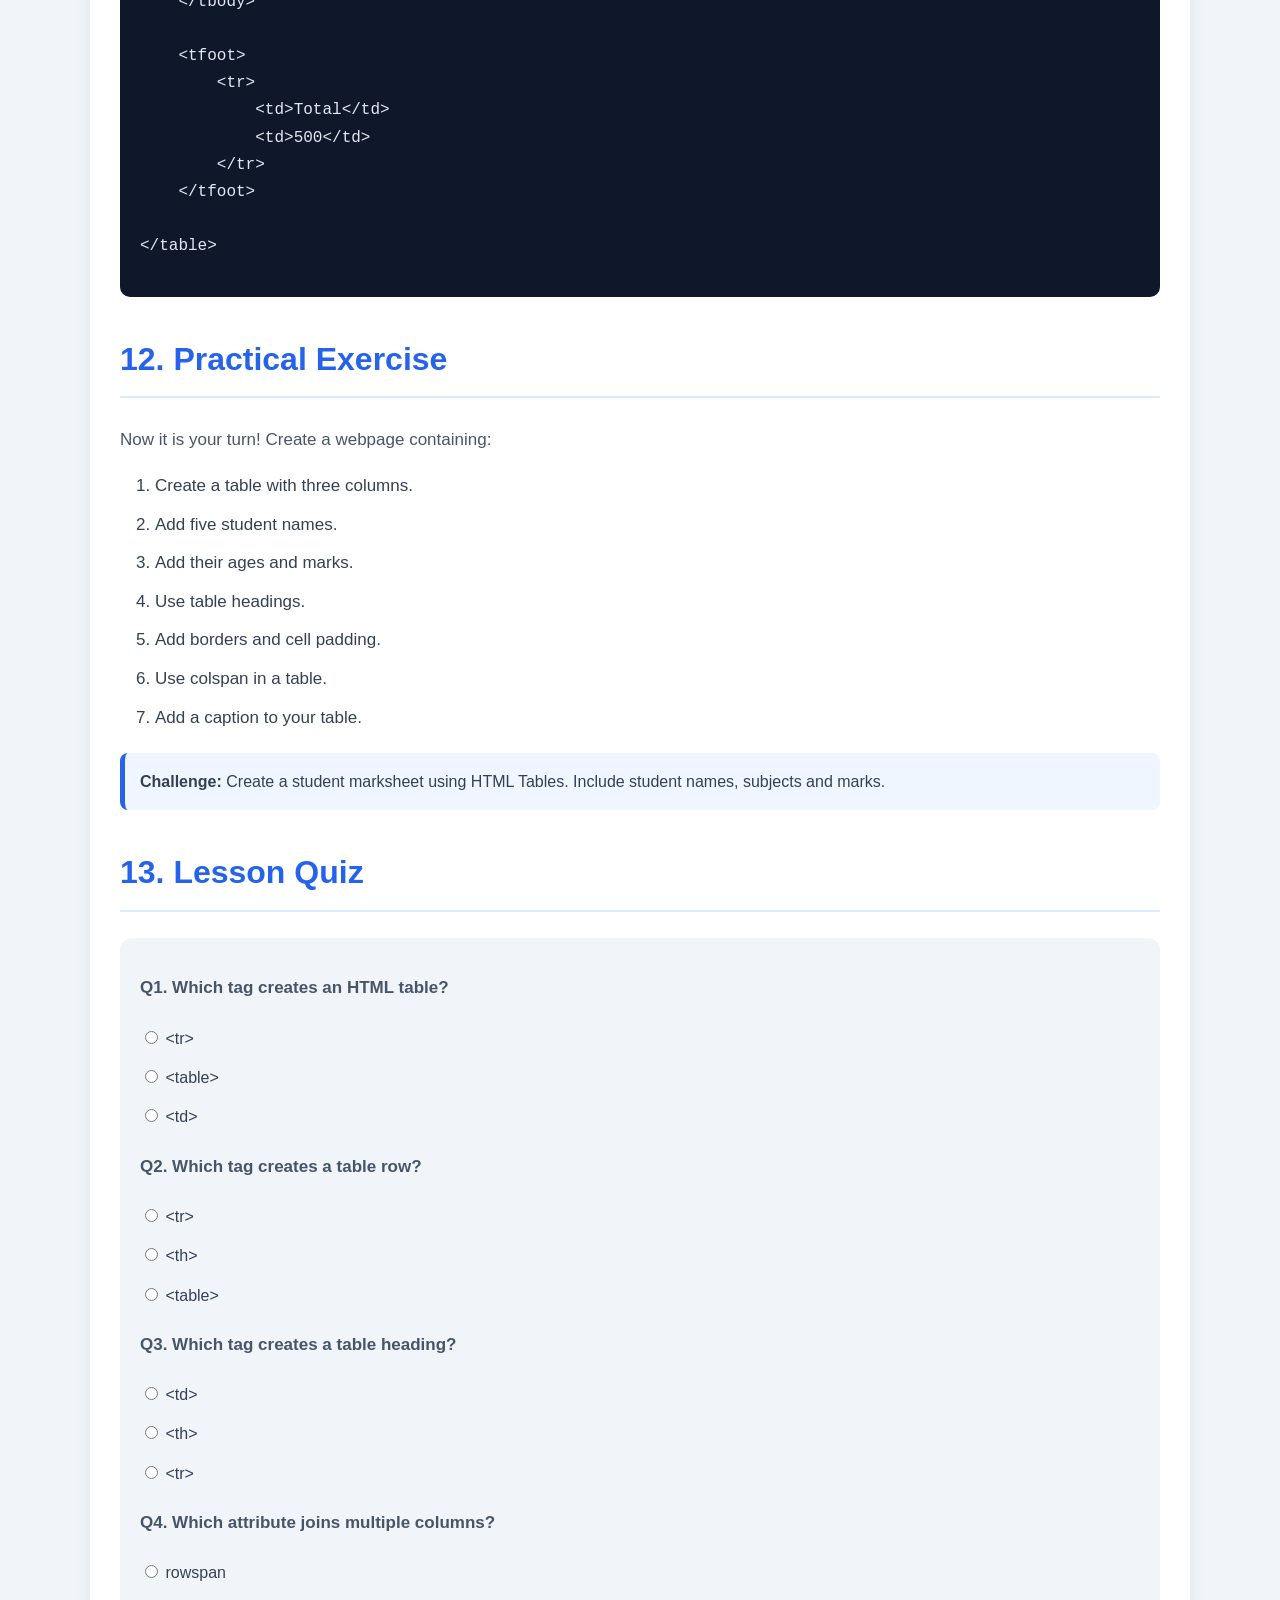
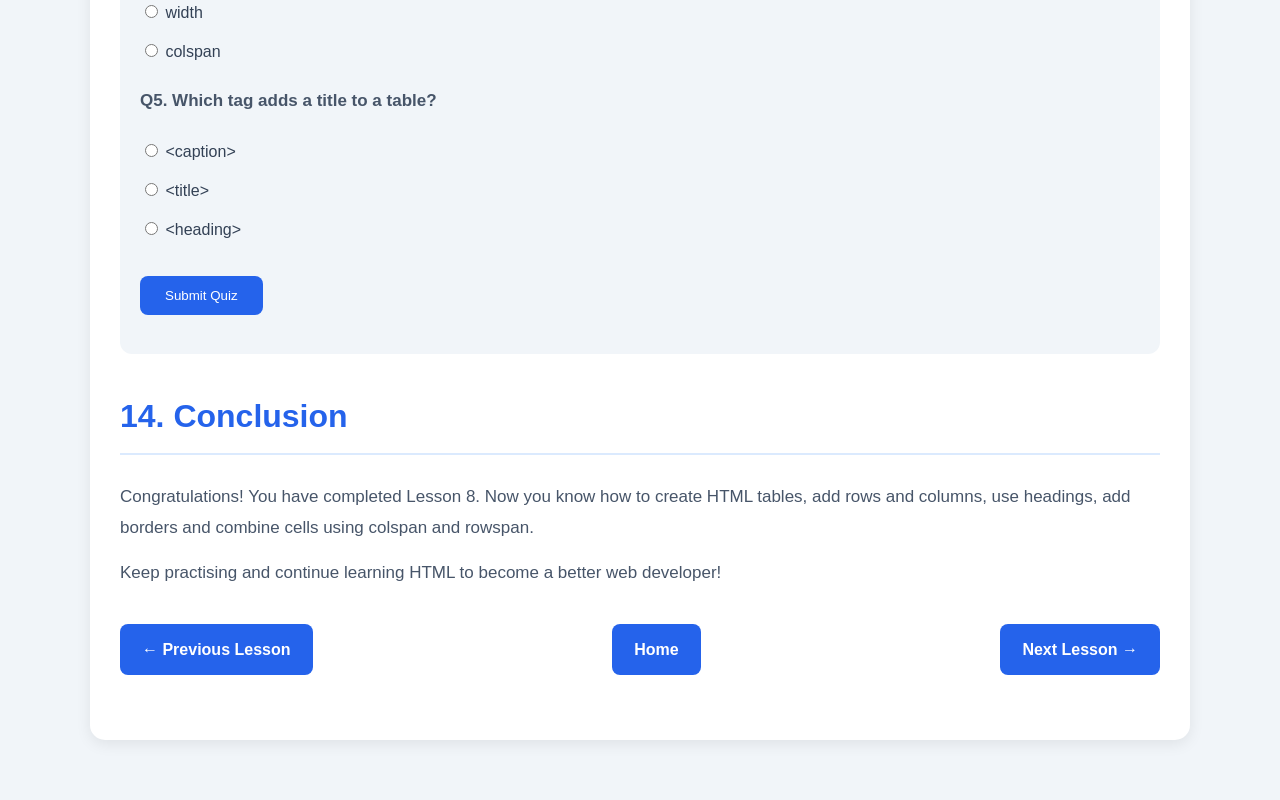
<file: Lesson8.html>
<!DOCTYPE html>
<html lang="en">

<head>
    <meta charset="UTF-8">
    <meta name="viewport" content="width=device-width, initial-scale=1.0">

    <title>Lesson 8: HTML Tables</title>

    <link rel="stylesheet" href="style.css">

    <style>

        .lesson-content {
            max-width: 1100px;
            margin: 30px auto;
            padding: 30px;
            background: white;
            border-radius: 15px;
            box-shadow: 0 4px 15px rgba(0,0,0,0.08);
        }

        .lesson-content h1 {
            color: #1e3a8a;
            text-align: center;
            font-size: 36px;
        }

        .lesson-content h2 {
            color: #2563eb;
            border-bottom: 2px solid #dbeafe;
            padding-bottom: 10px;
            margin-top: 35px;
        }

        .lesson-content p,
        .lesson-content li {
            font-size: 17px;
            line-height: 1.8;
        }

        .code-example {
            background: #0f172a;
            color: #e2e8f0;
            padding: 20px;
            border-radius: 10px;
            overflow-x: auto;
            margin: 15px 0;
        }

        .note {
            background: #eff6ff;
            border-left: 5px solid #2563eb;
            padding: 15px;
            border-radius: 8px;
            margin: 20px 0;
        }

        .example-table {
            width: 100%;
            border-collapse: collapse;
            margin: 20px 0;
        }

        .example-table th,
        .example-table td {
            border: 1px solid #cbd5e1;
            padding: 12px;
            text-align: center;
        }

        .example-table th {
            background: #2563eb;
            color: white;
        }

        .example-table tr:nth-child(even) {
            background: #eff6ff;
        }

        .quiz-box {
            background: #f1f5f9;
            padding: 20px;
            border-radius: 12px;
            margin-top: 25px;
        }

        .quiz-box label {
            display: inline-block;
            margin: 6px 0;
        }

        .quiz-box button {
            background: #2563eb;
            color: white;
            border: none;
            padding: 12px 25px;
            border-radius: 8px;
            cursor: pointer;
        }

        .quiz-box button:hover {
            background: #1d4ed8;
        }

        .lesson-navigation {
            display: flex;
            justify-content: space-between;
            gap: 15px;
            margin-top: 35px;
        }

        .lesson-navigation a {
            background: #2563eb;
            color: white;
            padding: 12px 22px;
            border-radius: 8px;
            text-decoration: none;
        }

        .lesson-navigation a:hover {
            background: #1d4ed8;
        }

        @media(max-width: 600px) {

            .lesson-content {
                margin: 15px;
                padding: 18px;
            }

            .lesson-content h1 {
                font-size: 27px;
            }

            .example-table th,
            .example-table td {
                padding: 8px;
                font-size: 14px;
            }
        }

    </style>

</head>

<body>

<!-- Navigation Bar -->

<nav class="navbar">

    <div class="nav-logo">HTML Course</div>

    <button class="menu-toggle"
            onclick="toggleMenu()"
            aria-label="Open navigation menu"
            aria-expanded="false">
        ☰
    </button>

    <div class="nav-links" id="navLinks">

        <a href="index.html">Home</a>
        <a href="Lesson1.html">Lesson 1</a>
        <a href="Lesson2.html">Lesson 2</a>
        <a href="Lesson3.html">Lesson 3</a>
        <a href="Lesson4.html">Lesson 4</a>
        <a href="Lesson5.html">Lesson 5</a>
        <a href="Lesson6.html">Lesson 6</a>
        <a href="Lesson7.html">Lesson 7</a>
        <a href="Lesson8.html" class="active">Lesson 8</a>
        <a href="Lesson9.html">Lesson 9</a>
        <a href="Lesson10.html">Lesson 10</a>

    </div>

</nav>


<div class="lesson-content">

    <h1>Lesson 8: HTML Tables</h1>

    <p>
        Welcome to Lesson 8! In this lesson, we will learn
        how to create tables in HTML. Tables are used to
        organize information into rows and columns.
    </p>


    <!-- Section 1 -->

    <h2>1. What are HTML Tables?</h2>

    <p>
        HTML Tables are used to display data in rows and
        columns. They make information organized and
        easier to understand.
    </p>

    <p>
        For example, we can use tables to display student
        names, marks, subjects and other information.
    </p>


    <!-- Section 2 -->

    <h2>2. The HTML Table Tag</h2>

    <p>
        The &lt;table&gt; tag is used to create a table
        in HTML.
    </p>

    <div class="code-example">
<pre>
&lt;table&gt;

    &lt;tr&gt;
        &lt;td&gt;Name&lt;/td&gt;
        &lt;td&gt;Age&lt;/td&gt;
    &lt;/tr&gt;

&lt;/table&gt;
</pre>
    </div>


    <!-- Section 3 -->

    <h2>3. Understanding Table Tags</h2>

    <ul>
        <li><strong>&lt;table&gt;:</strong> Creates a table.</li>
        <li><strong>&lt;tr&gt;:</strong> Creates a table row.</li>
        <li><strong>&lt;td&gt;:</strong> Creates a table data cell.</li>
        <li><strong>&lt;th&gt;:</strong> Creates a table heading cell.</li>
        <li><strong>&lt;caption&gt;:</strong> Adds a table title.</li>
    </ul>


    <!-- Section 4 -->

    <h2>4. Creating Your First Table</h2>

    <p>
        Let's create a simple table containing student
        names and ages.
    </p>

    <div class="code-example">
<pre>
&lt;table border="1"&gt;

    &lt;tr&gt;
        &lt;th&gt;Name&lt;/th&gt;
        &lt;th&gt;Age&lt;/th&gt;
    &lt;/tr&gt;

    &lt;tr&gt;
        &lt;td&gt;Ali&lt;/td&gt;
        &lt;td&gt;15&lt;/td&gt;
    &lt;/tr&gt;

    &lt;tr&gt;
        &lt;td&gt;Danish&lt;/td&gt;
        &lt;td&gt;16&lt;/td&gt;
    &lt;/tr&gt;

&lt;/table&gt;
</pre>
    </div>

    <p><strong>Example Output:</strong></p>

    <table class="example-table">

        <tr>
            <th>Name</th>
            <th>Age</th>
        </tr>

        <tr>
            <td>Ali</td>
            <td>15</td>
        </tr>

        <tr>
            <td>Danish</td>
            <td>16</td>
        </tr>

    </table>


    <!-- Section 5 -->

    <h2>5. Adding Table Headings</h2>

    <p>
        The &lt;th&gt; tag is used to create headings
        inside a table. Browsers usually display table
        headings in bold text.
    </p>

    <div class="code-example">
<pre>
&lt;table&gt;

    &lt;tr&gt;
        &lt;th&gt;Subject&lt;/th&gt;
        &lt;th&gt;Marks&lt;/th&gt;
    &lt;/tr&gt;

&lt;/table&gt;
</pre>
    </div>


    <!-- Section 6 -->

    <h2>6. Adding Table Borders</h2>

    <p>
        We can use CSS to add borders around table cells.
        The border property creates lines around cells.
    </p>

    <div class="code-example">
<pre>
&lt;style&gt;

table, th, td {
    border: 1px solid black;
    border-collapse: collapse;
}

&lt;/style&gt;
</pre>
    </div>

    <div class="note">
        <strong>Remember:</strong>
        The border-collapse property combines adjacent
        table borders into a single border.
    </div>


    <!-- Section 7 -->

    <h2>7. Using Cell Padding</h2>

    <p>
        Cell padding creates space between the cell
        content and its border.
    </p>

    <div class="code-example">
<pre>
table, th, td {
    border: 1px solid black;
    border-collapse: collapse;
}

th, td {
    padding: 15px;
}
</pre>
    </div>


    <!-- Section 8 -->

    <h2>8. Using Colspan</h2>

    <p>
        The colspan attribute allows a table cell
        to extend across multiple columns.
    </p>

    <div class="code-example">
<pre>
&lt;table border="1"&gt;

    &lt;tr&gt;
        &lt;th colspan="2"&gt;Student Information&lt;/th&gt;
    &lt;/tr&gt;

    &lt;tr&gt;
        &lt;td&gt;Ali&lt;/td&gt;
        &lt;td&gt;15&lt;/td&gt;
    &lt;/tr&gt;

&lt;/table&gt;
</pre>
    </div>

    <p><strong>Example Output:</strong></p>

    <table class="example-table">

        <tr>
            <th colspan="2">Student Information</th>
        </tr>

        <tr>
            <td>Ali</td>
            <td>15</td>
        </tr>

    </table>


    <!-- Section 9 -->

    <h2>9. Using Rowspan</h2>

    <p>
        The rowspan attribute allows a table cell
        to extend across multiple rows.
    </p>

    <div class="code-example">
<pre>
&lt;table border="1"&gt;

    &lt;tr&gt;
        &lt;th&gt;Name&lt;/th&gt;
        &lt;td rowspan="2"&gt;Ali&lt;/td&gt;
    &lt;/tr&gt;

    &lt;tr&gt;
        &lt;th&gt;Student&lt;/th&gt;
    &lt;/tr&gt;

&lt;/table&gt;
</pre>
    </div>


    <!-- Section 10 -->

    <h2>10. Table Caption</h2>

    <p>
        The &lt;caption&gt; tag adds a title to a table.
        It helps users understand what the table displays.
    </p>

    <div class="code-example">
<pre>
&lt;table border="1"&gt;

    &lt;caption&gt;Student Marks&lt;/caption&gt;

    &lt;tr&gt;
        &lt;th&gt;Name&lt;/th&gt;
        &lt;th&gt;Marks&lt;/th&gt;
    &lt;/tr&gt;

    &lt;tr&gt;
        &lt;td&gt;Ali&lt;/td&gt;
        &lt;td&gt;90&lt;/td&gt;
    &lt;/tr&gt;

&lt;/table&gt;
</pre>
    </div>


    <!-- Section 11 -->

    <h2>11. Table Sections</h2>

    <p>
        HTML provides three useful tags for organizing
        table content:
    </p>

    <ul>
        <li><strong>&lt;thead&gt;:</strong> Contains the table heading rows.</li>
        <li><strong>&lt;tbody&gt;:</strong> Contains the main table data.</li>
        <li><strong>&lt;tfoot&gt;:</strong> Contains summary or footer rows.</li>
    </ul>

    <div class="code-example">
<pre>
&lt;table border="1"&gt;

    &lt;thead&gt;
        &lt;tr&gt;
            &lt;th&gt;Product&lt;/th&gt;
            &lt;th&gt;Price&lt;/th&gt;
        &lt;/tr&gt;
    &lt;/thead&gt;

    &lt;tbody&gt;
        &lt;tr&gt;
            &lt;td&gt;Book&lt;/td&gt;
            &lt;td&gt;500&lt;/td&gt;
        &lt;/tr&gt;
    &lt;/tbody&gt;

    &lt;tfoot&gt;
        &lt;tr&gt;
            &lt;td&gt;Total&lt;/td&gt;
            &lt;td&gt;500&lt;/td&gt;
        &lt;/tr&gt;
    &lt;/tfoot&gt;

&lt;/table&gt;
</pre>
    </div>


    <!-- Section 12 -->

    <h2>12. Practical Exercise</h2>

    <p>
        Now it is your turn! Create a webpage containing:
    </p>

    <ol>
        <li>Create a table with three columns.</li>
        <li>Add five student names.</li>
        <li>Add their ages and marks.</li>
        <li>Use table headings.</li>
        <li>Add borders and cell padding.</li>
        <li>Use colspan in a table.</li>
        <li>Add a caption to your table.</li>
    </ol>

    <div class="note">
        <strong>Challenge:</strong>
        Create a student marksheet using HTML Tables.
        Include student names, subjects and marks.
    </div>


    <!-- Section 13 -->

    <h2>13. Lesson Quiz</h2>

    <div class="quiz-box">

        <form id="quizForm">

            <p><strong>Q1. Which tag creates an HTML table?</strong></p>

            <label><input type="radio" name="q1" value="a"> &lt;tr&gt;</label><br>
            <label><input type="radio" name="q1" value="b"> &lt;table&gt;</label><br>
            <label><input type="radio" name="q1" value="c"> &lt;td&gt;</label>

            <p><strong>Q2. Which tag creates a table row?</strong></p>

            <label><input type="radio" name="q2" value="a"> &lt;tr&gt;</label><br>
            <label><input type="radio" name="q2" value="b"> &lt;th&gt;</label><br>
            <label><input type="radio" name="q2" value="c"> &lt;table&gt;</label>

            <p><strong>Q3. Which tag creates a table heading?</strong></p>

            <label><input type="radio" name="q3" value="a"> &lt;td&gt;</label><br>
            <label><input type="radio" name="q3" value="b"> &lt;th&gt;</label><br>
            <label><input type="radio" name="q3" value="c"> &lt;tr&gt;</label>

            <p><strong>Q4. Which attribute joins multiple columns?</strong></p>

            <label><input type="radio" name="q4" value="a"> rowspan</label><br>
            <label><input type="radio" name="q4" value="b"> width</label><br>
            <label><input type="radio" name="q4" value="c"> colspan</label>

            <p><strong>Q5. Which tag adds a title to a table?</strong></p>

            <label><input type="radio" name="q5" value="a"> &lt;caption&gt;</label><br>
            <label><input type="radio" name="q5" value="b"> &lt;title&gt;</label><br>
            <label><input type="radio" name="q5" value="c"> &lt;heading&gt;</label>

            <br><br>

            <button type="button" onclick="checkQuiz()">
                Submit Quiz
            </button>

            <h3 id="quizResult"></h3>

        </form>

    </div>


    <!-- Conclusion -->

    <h2>14. Conclusion</h2>

    <p>
        Congratulations! You have completed Lesson 8.
        Now you know how to create HTML tables, add rows
        and columns, use headings, add borders and combine
        cells using colspan and rowspan.
    </p>

    <p>
        Keep practising and continue learning HTML
        to become a better web developer!
    </p>


    <!-- Lesson Navigation -->

    <div class="lesson-navigation">

        <a href="Lesson7.html">← Previous Lesson</a>

        <a href="index.html">Home</a>

        <a href="Lesson9.html">Next Lesson →</a>

    </div>

</div>


<!-- Quiz JavaScript -->

<script>

function checkQuiz() {

    const answers = {
        q1: "b",
        q2: "a",
        q3: "b",
        q4: "c",
        q5: "a"
    };

    let score = 0;

    for (let question in answers) {

        const selected = document.querySelector(
            'input[name="' + question + '"]:checked'
        );

        if (selected && selected.value === answers[question]) {
            score++;
        }

    }

    document.getElementById("quizResult").textContent =
        "Your Score: " + score + " / 5";

}

</script>

</body>
</html>
</file>
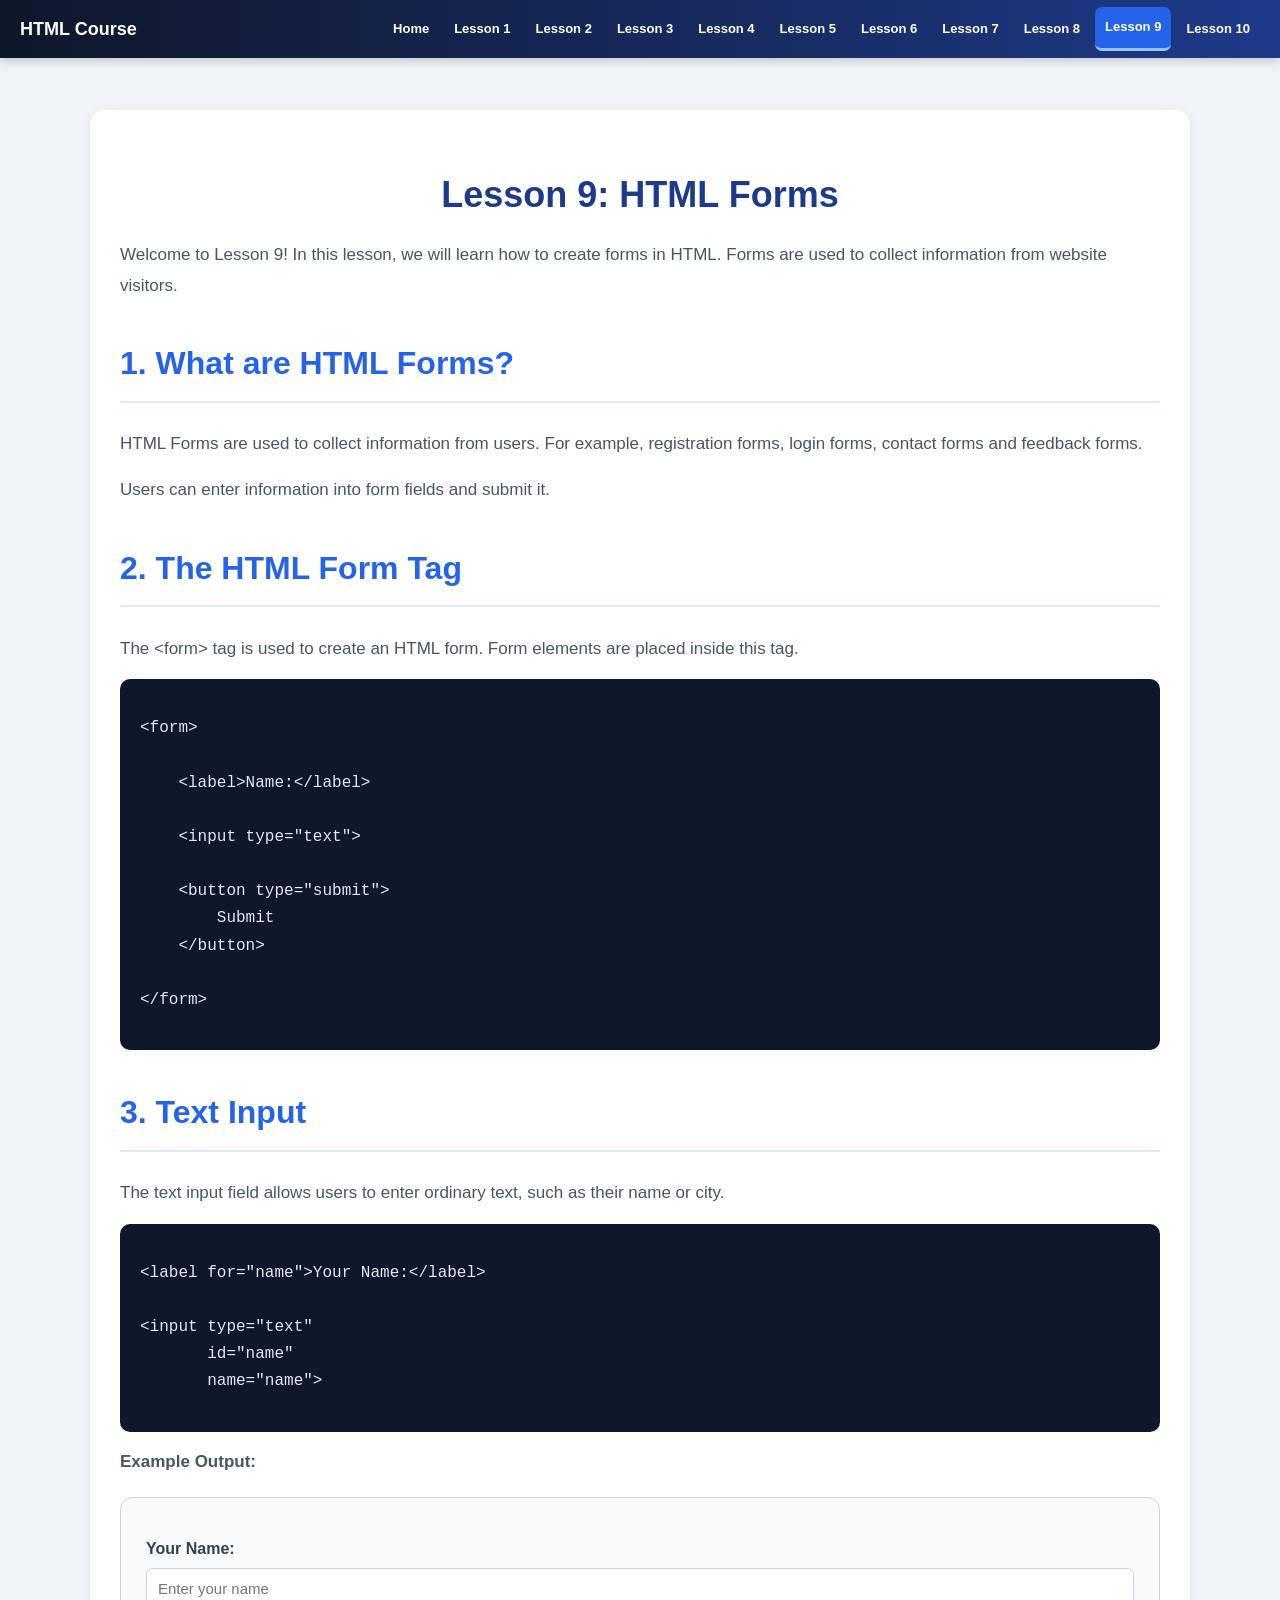
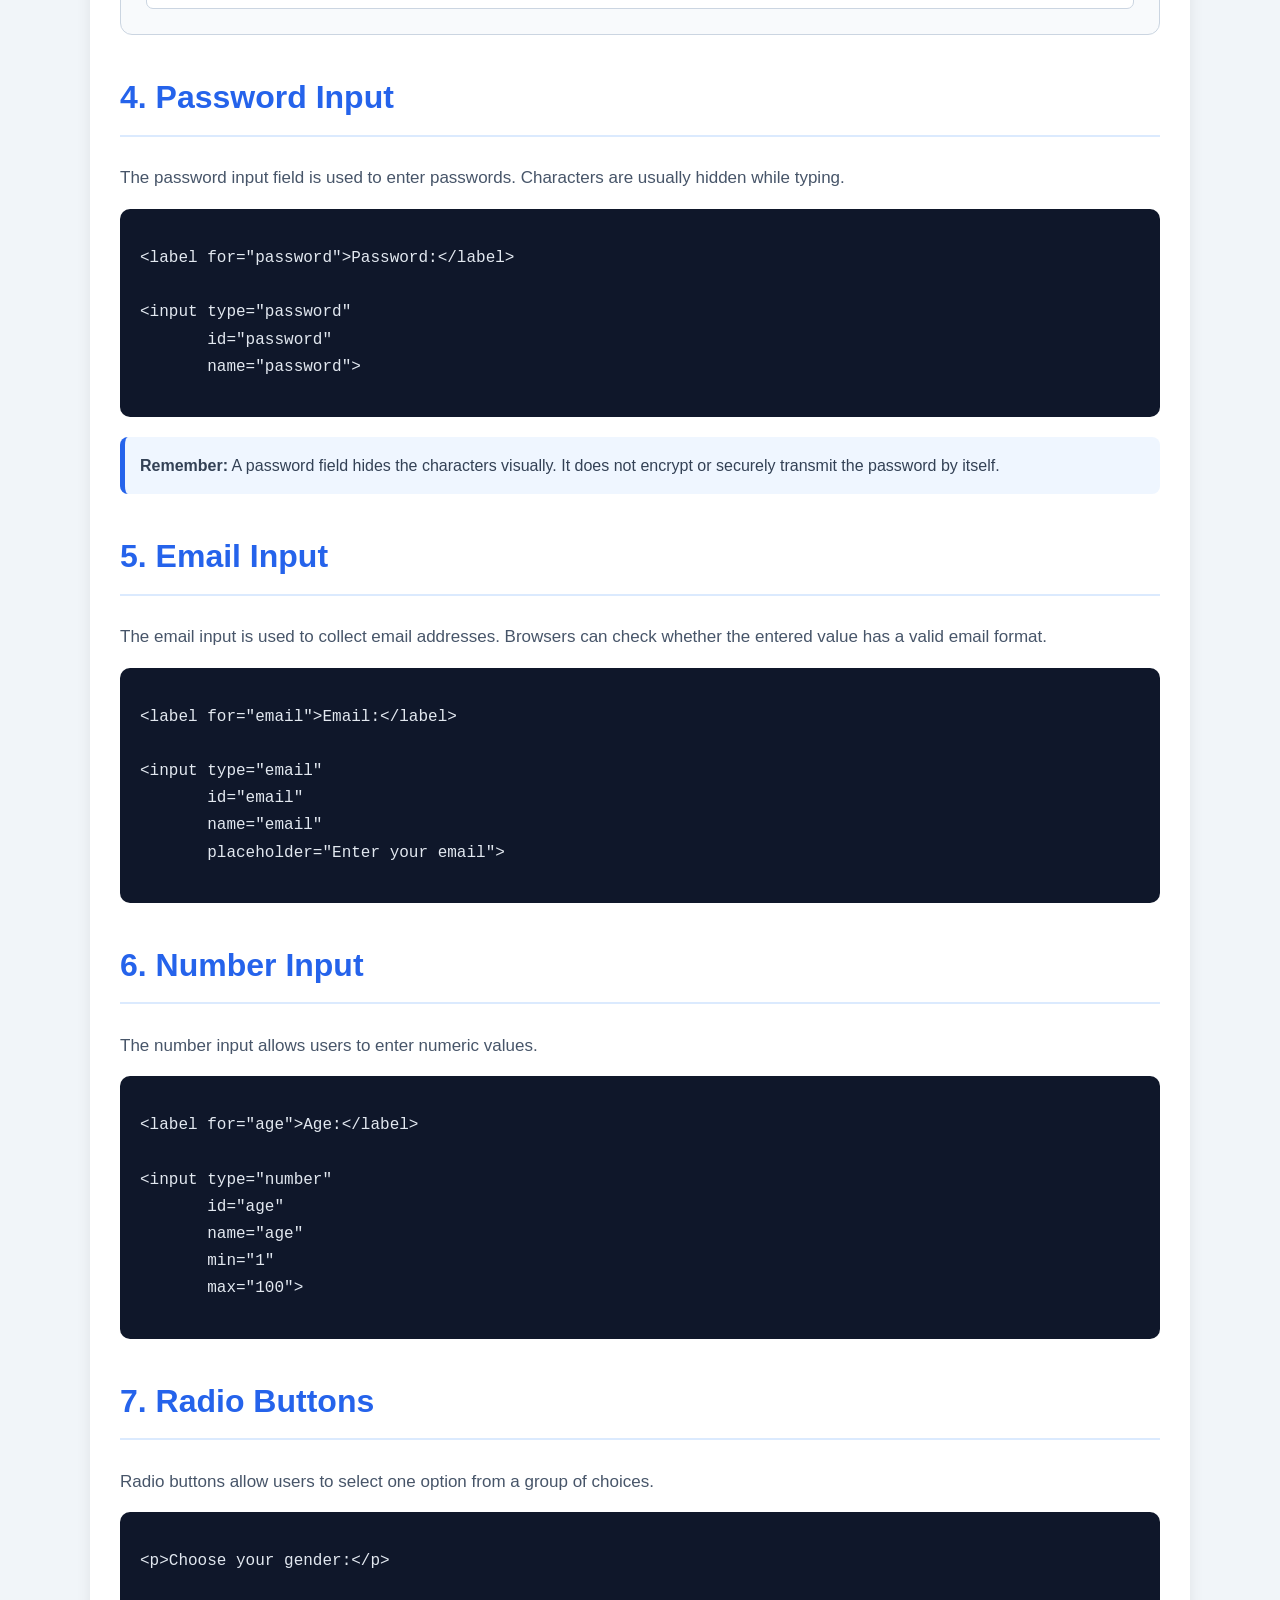
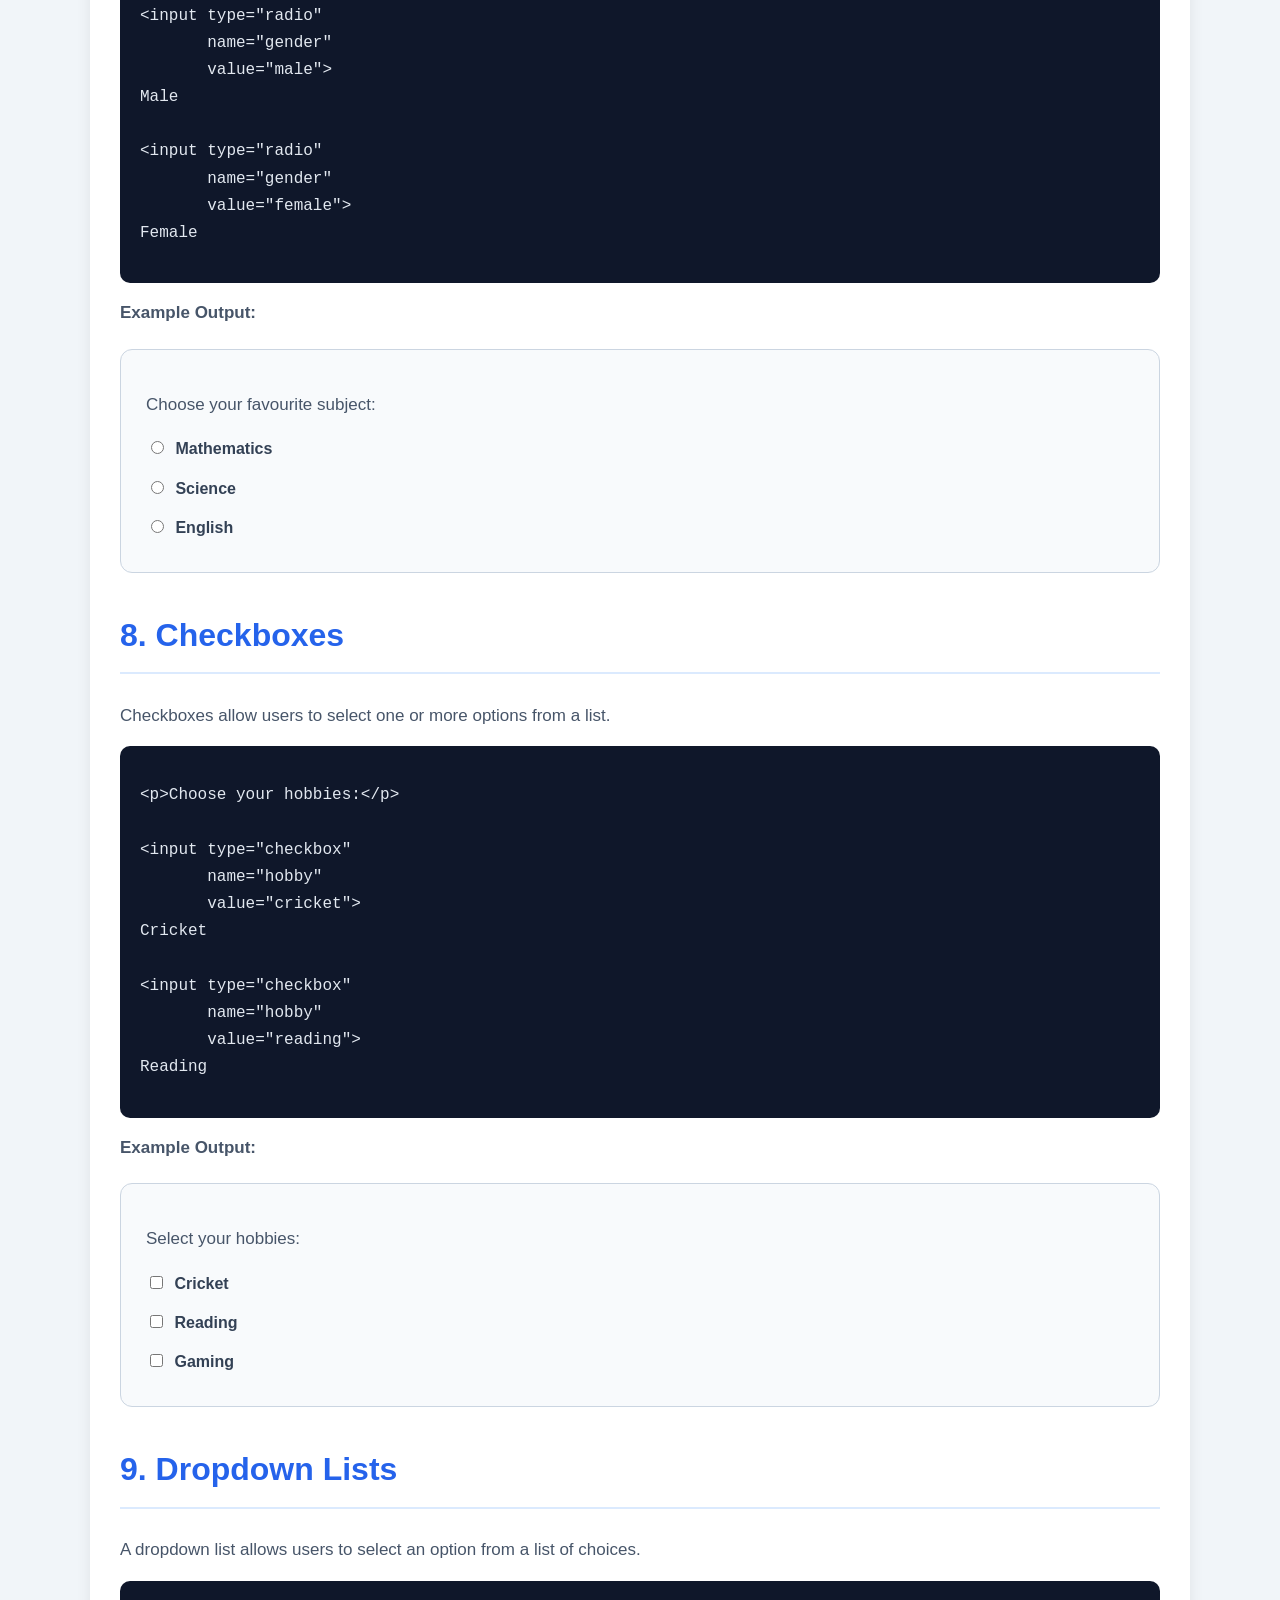
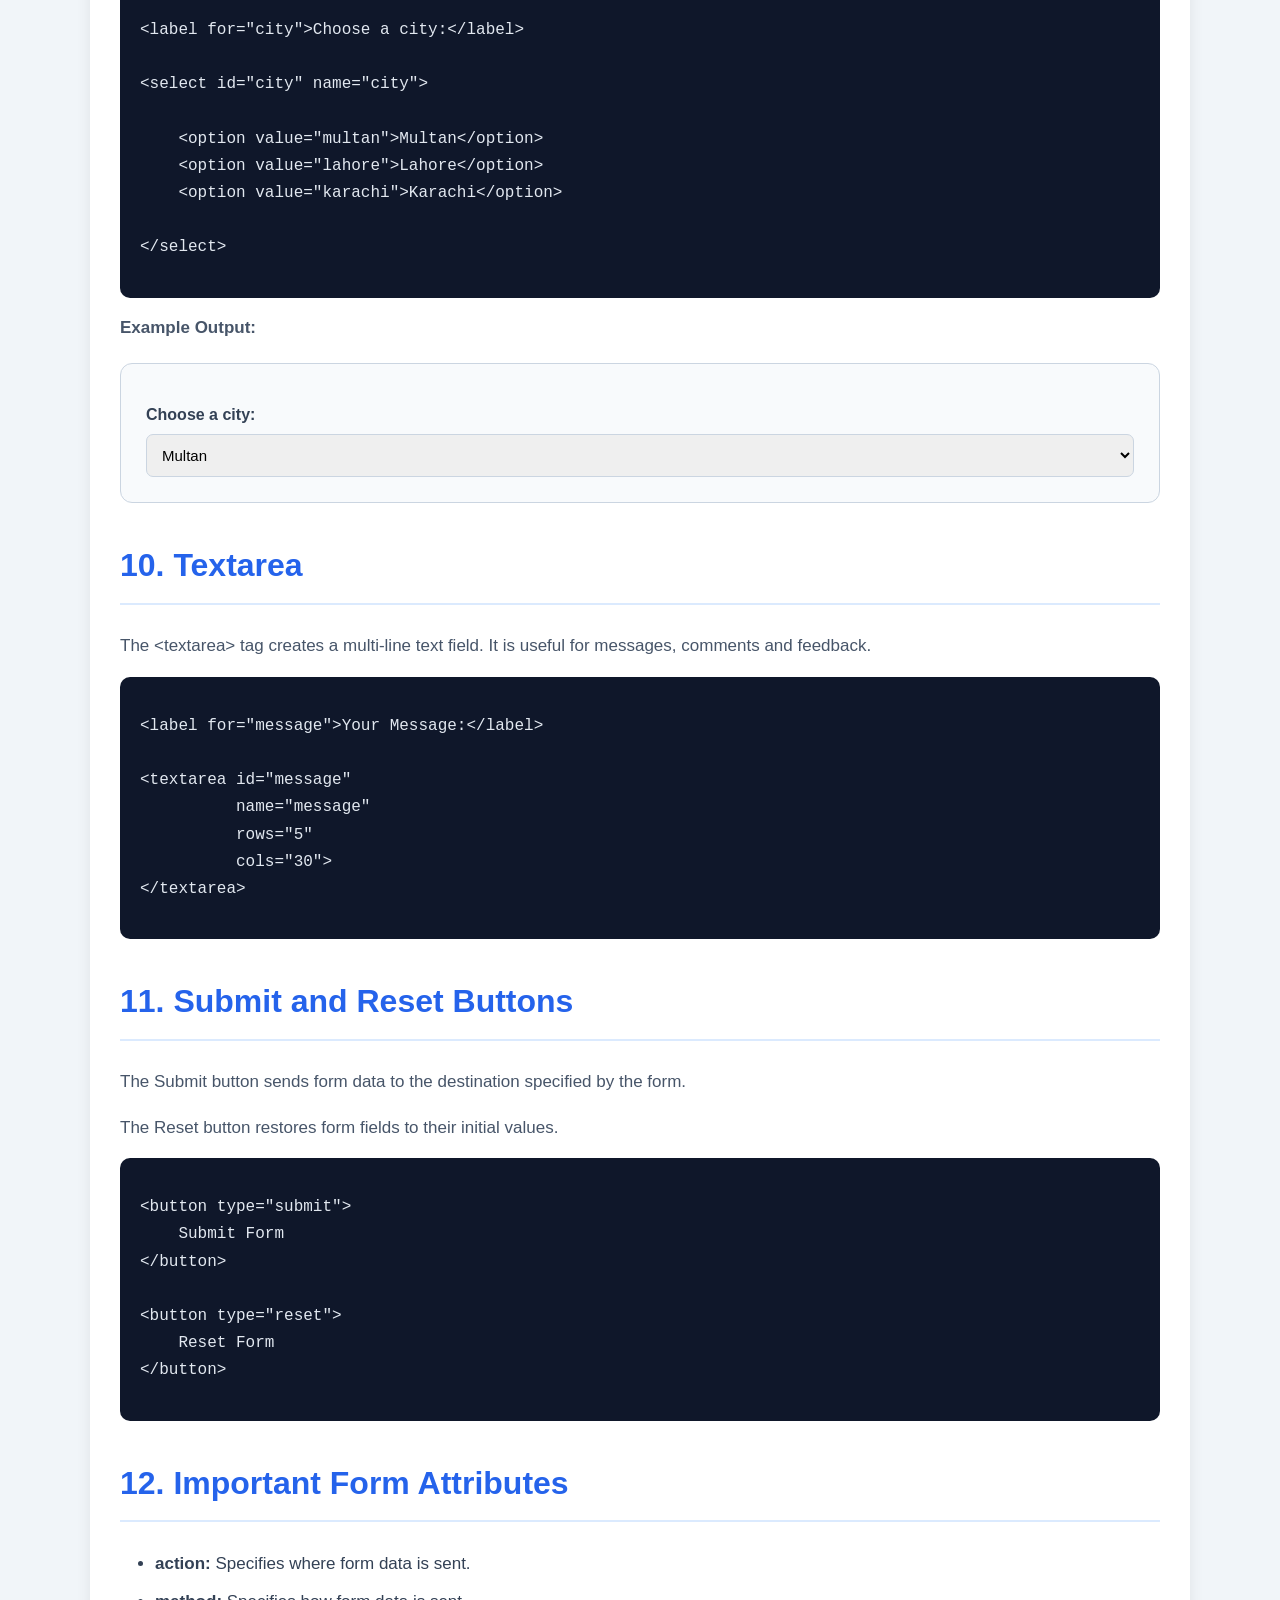
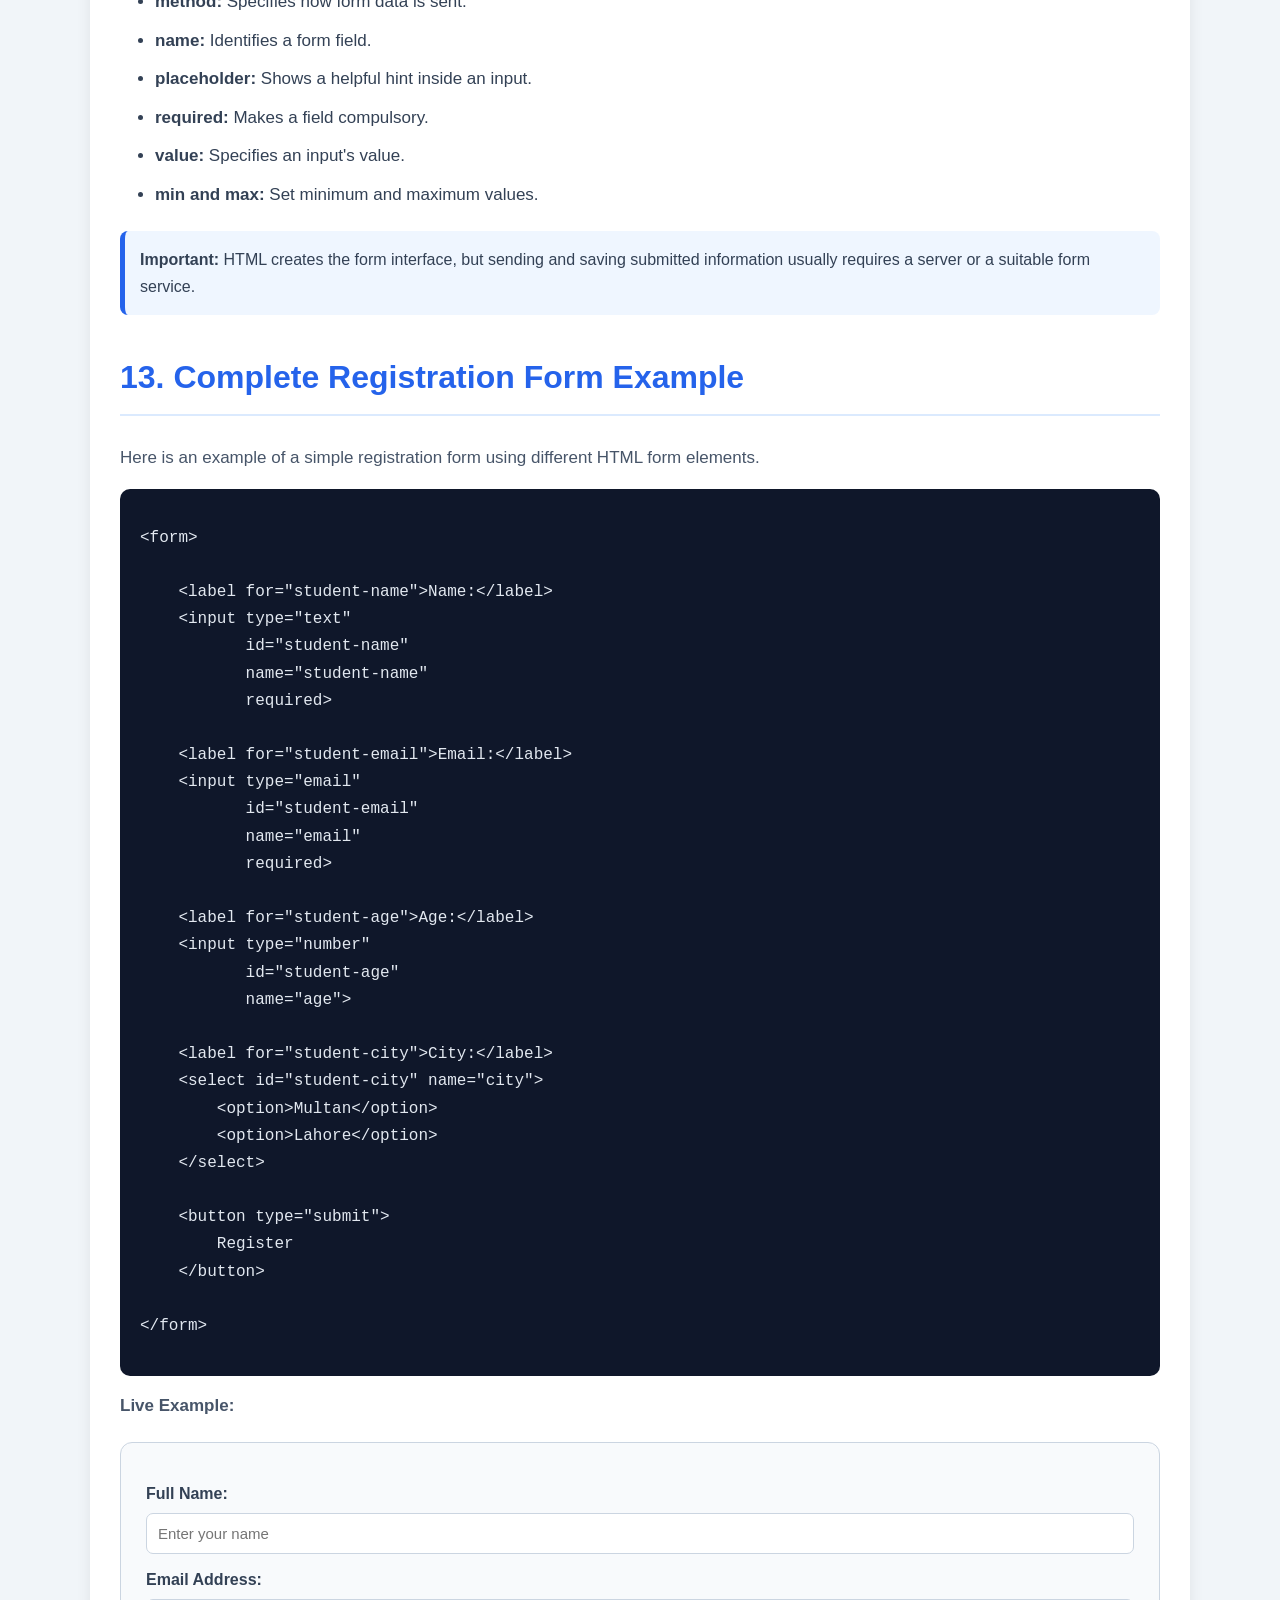
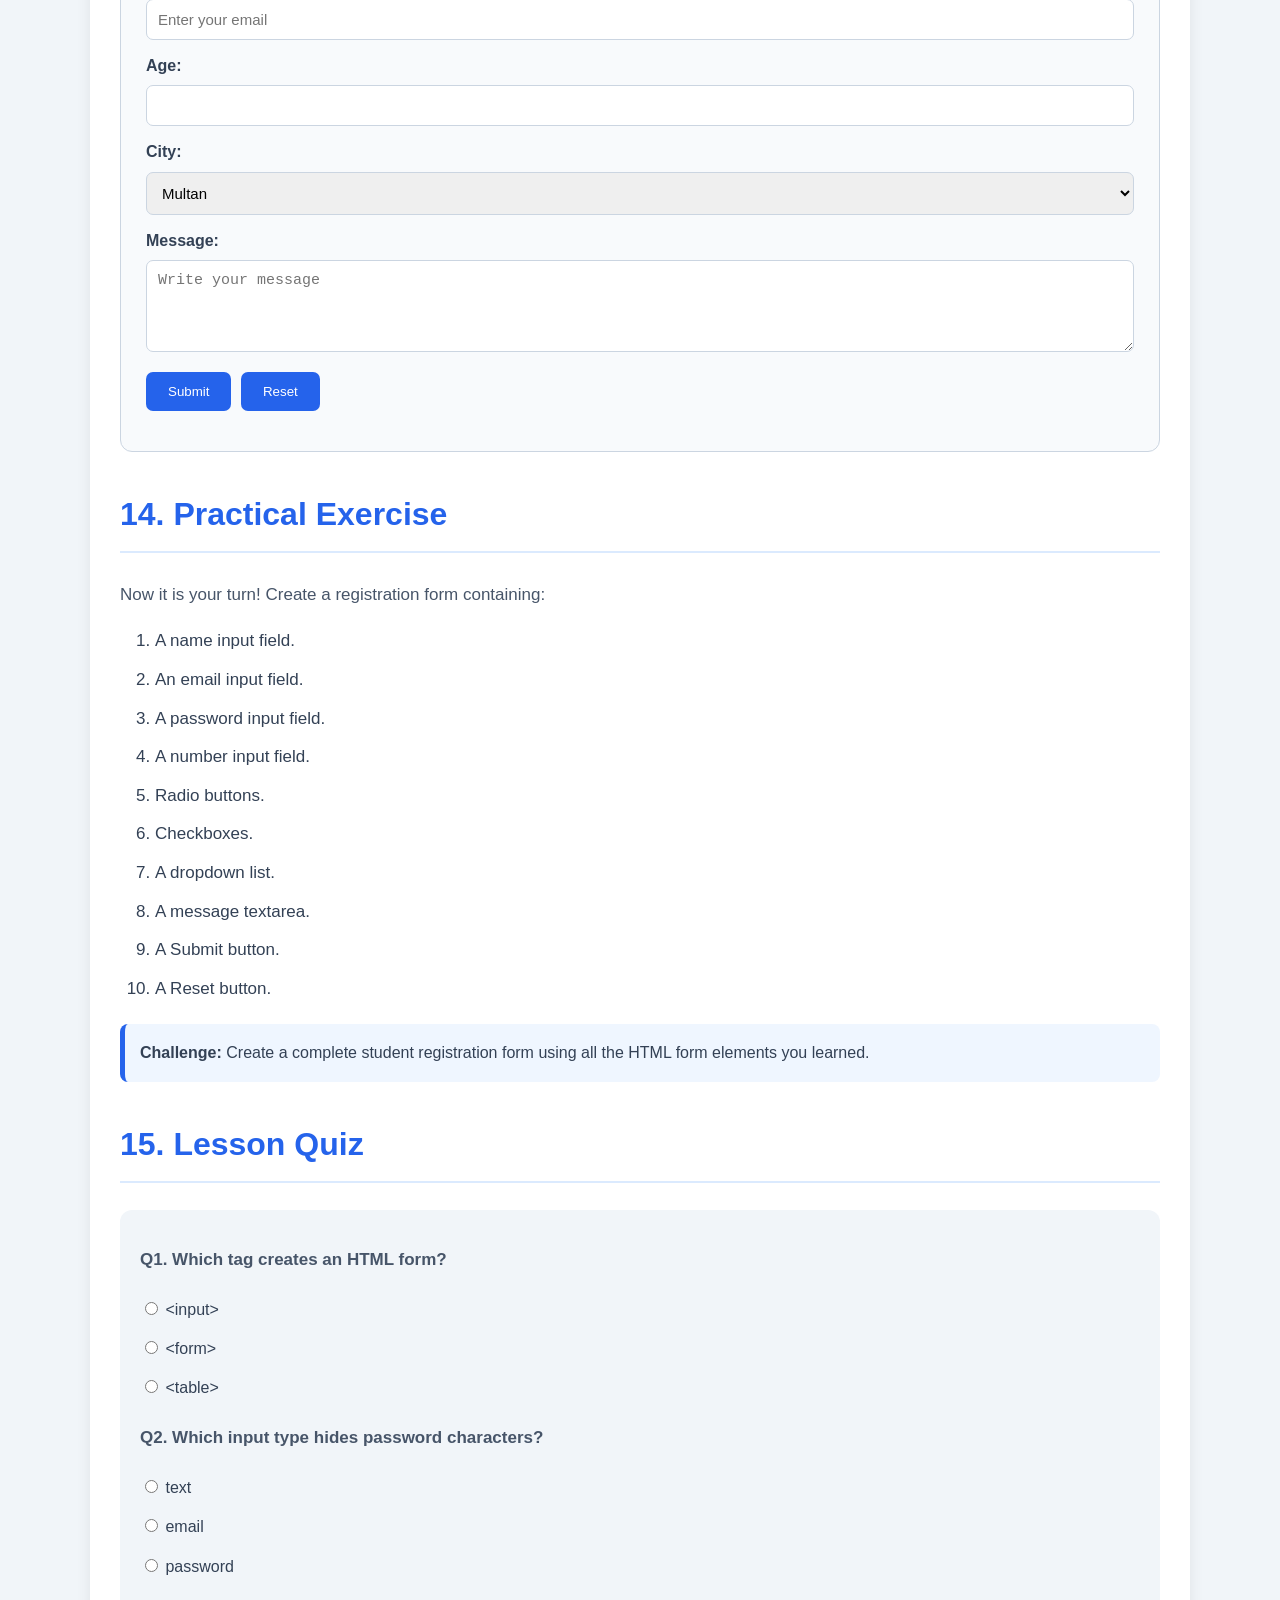
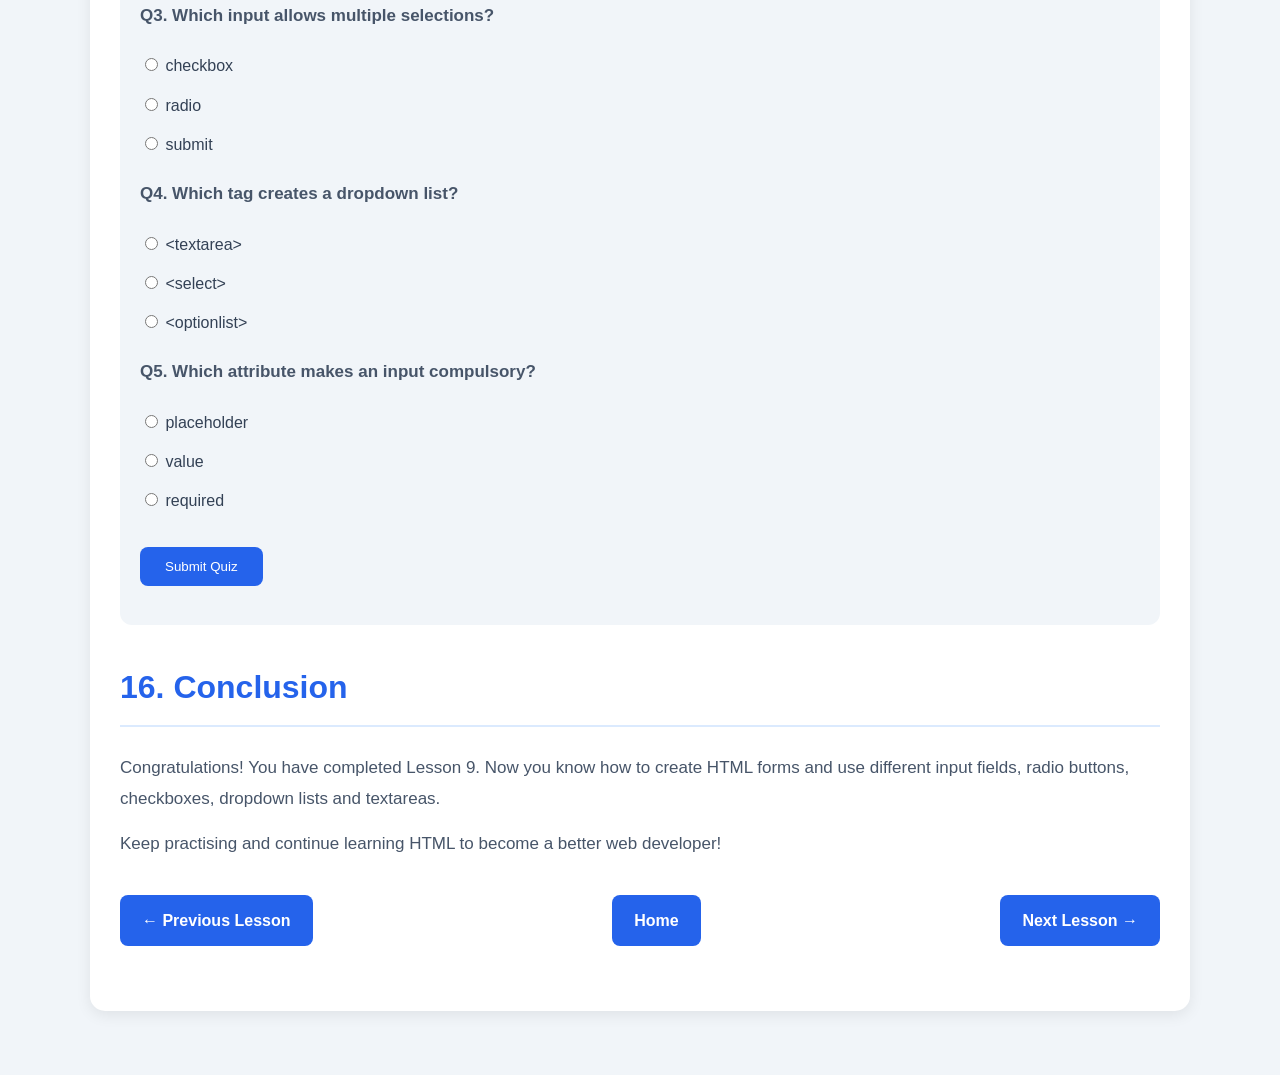
<file: Lesson9.html>
<!DOCTYPE html>
<html lang="en">

<head>
    <meta charset="UTF-8">
    <meta name="viewport" content="width=device-width, initial-scale=1.0">

    <title>Lesson 9: HTML Forms</title>

    <link rel="stylesheet" href="style.css">

    <style>

        .lesson-content {
            max-width: 1100px;
            margin: 30px auto;
            padding: 30px;
            background: white;
            border-radius: 15px;
            box-shadow: 0 4px 15px rgba(0,0,0,0.08);
        }

        .lesson-content h1 {
            color: #1e3a8a;
            text-align: center;
            font-size: 36px;
        }

        .lesson-content h2 {
            color: #2563eb;
            border-bottom: 2px solid #dbeafe;
            padding-bottom: 10px;
            margin-top: 35px;
        }

        .lesson-content p,
        .lesson-content li {
            font-size: 17px;
            line-height: 1.8;
        }

        .code-example {
            background: #0f172a;
            color: #e2e8f0;
            padding: 20px;
            border-radius: 10px;
            overflow-x: auto;
            margin: 15px 0;
        }

        .note {
            background: #eff6ff;
            border-left: 5px solid #2563eb;
            padding: 15px;
            border-radius: 8px;
            margin: 20px 0;
        }

        .example-form {
            background: #f8fafc;
            padding: 25px;
            border: 1px solid #cbd5e1;
            border-radius: 12px;
            margin: 20px 0;
        }

        .example-form label {
            display: block;
            font-weight: bold;
            margin: 12px 0 6px;
        }

        .example-form input,
        .example-form select,
        .example-form textarea {
            width: 100%;
            padding: 11px;
            border: 1px solid #cbd5e1;
            border-radius: 7px;
            box-sizing: border-box;
            font-size: 15px;
        }

        .example-form input[type="radio"],
        .example-form input[type="checkbox"] {
            width: auto;
            margin-right: 7px;
        }

        .example-form button {
            background: #2563eb;
            color: white;
            border: none;
            padding: 12px 22px;
            border-radius: 7px;
            cursor: pointer;
            margin: 12px 5px 0 0;
        }

        .example-form button:hover {
            background: #1d4ed8;
        }

        .quiz-box {
            background: #f1f5f9;
            padding: 20px;
            border-radius: 12px;
            margin-top: 25px;
        }

        .quiz-box label {
            display: inline-block;
            margin: 6px 0;
        }

        .quiz-box button {
            background: #2563eb;
            color: white;
            border: none;
            padding: 12px 25px;
            border-radius: 8px;
            cursor: pointer;
        }

        .lesson-navigation {
            display: flex;
            justify-content: space-between;
            gap: 15px;
            margin-top: 35px;
        }

        .lesson-navigation a {
            background: #2563eb;
            color: white;
            padding: 12px 22px;
            border-radius: 8px;
            text-decoration: none;
        }

        .lesson-navigation a:hover {
            background: #1d4ed8;
        }

        @media(max-width: 600px) {
            .lesson-content {
                margin: 15px;
                padding: 18px;
            }

            .lesson-content h1 {
                font-size: 27px;
            }
        }

    </style>

</head>

<body>

<!-- Navigation Bar -->

<nav class="navbar">

    <div class="nav-logo">HTML Course</div>

    <button class="menu-toggle"
            onclick="toggleMenu()"
            aria-label="Open navigation menu"
            aria-expanded="false">
        ☰
    </button>

    <div class="nav-links" id="navLinks">

        <a href="index.html">Home</a>
        <a href="Lesson1.html">Lesson 1</a>
        <a href="Lesson2.html">Lesson 2</a>
        <a href="Lesson3.html">Lesson 3</a>
        <a href="Lesson4.html">Lesson 4</a>
        <a href="Lesson5.html">Lesson 5</a>
        <a href="Lesson6.html">Lesson 6</a>
        <a href="Lesson7.html">Lesson 7</a>
        <a href="Lesson8.html">Lesson 8</a>
        <a href="Lesson9.html" class="active">Lesson 9</a>
        <a href="Lesson10.html">Lesson 10</a>

    </div>

</nav>


<div class="lesson-content">

    <h1>Lesson 9: HTML Forms</h1>

    <p>
        Welcome to Lesson 9! In this lesson, we will learn
        how to create forms in HTML. Forms are used to collect
        information from website visitors.
    </p>


    <!-- Section 1 -->

    <h2>1. What are HTML Forms?</h2>

    <p>
        HTML Forms are used to collect information from users.
        For example, registration forms, login forms,
        contact forms and feedback forms.
    </p>

    <p>
        Users can enter information into form fields
        and submit it.
    </p>


    <!-- Section 2 -->

    <h2>2. The HTML Form Tag</h2>

    <p>
        The &lt;form&gt; tag is used to create an HTML form.
        Form elements are placed inside this tag.
    </p>

    <div class="code-example">
<pre>
&lt;form&gt;

    &lt;label&gt;Name:&lt;/label&gt;

    &lt;input type="text"&gt;

    &lt;button type="submit"&gt;
        Submit
    &lt;/button&gt;

&lt;/form&gt;
</pre>
    </div>


    <!-- Section 3 -->

    <h2>3. Text Input</h2>

    <p>
        The text input field allows users to enter
        ordinary text, such as their name or city.
    </p>

    <div class="code-example">
<pre>
&lt;label for="name"&gt;Your Name:&lt;/label&gt;

&lt;input type="text"
       id="name"
       name="name"&gt;
</pre>
    </div>

    <p><strong>Example Output:</strong></p>

    <div class="example-form">

        <label for="demo-name">Your Name:</label>

        <input type="text"
               id="demo-name"
               placeholder="Enter your name">

    </div>


    <!-- Section 4 -->

    <h2>4. Password Input</h2>

    <p>
        The password input field is used to enter
        passwords. Characters are usually hidden
        while typing.
    </p>

    <div class="code-example">
<pre>
&lt;label for="password"&gt;Password:&lt;/label&gt;

&lt;input type="password"
       id="password"
       name="password"&gt;
</pre>
    </div>

    <div class="note">
        <strong>Remember:</strong>
        A password field hides the characters visually.
        It does not encrypt or securely transmit the password
        by itself.
    </div>


    <!-- Section 5 -->

    <h2>5. Email Input</h2>

    <p>
        The email input is used to collect email addresses.
        Browsers can check whether the entered value
        has a valid email format.
    </p>

    <div class="code-example">
<pre>
&lt;label for="email"&gt;Email:&lt;/label&gt;

&lt;input type="email"
       id="email"
       name="email"
       placeholder="Enter your email"&gt;
</pre>
    </div>


    <!-- Section 6 -->

    <h2>6. Number Input</h2>

    <p>
        The number input allows users to enter numeric values.
    </p>

    <div class="code-example">
<pre>
&lt;label for="age"&gt;Age:&lt;/label&gt;

&lt;input type="number"
       id="age"
       name="age"
       min="1"
       max="100"&gt;
</pre>
    </div>


    <!-- Section 7 -->

    <h2>7. Radio Buttons</h2>

    <p>
        Radio buttons allow users to select one option
        from a group of choices.
    </p>

    <div class="code-example">
<pre>
&lt;p&gt;Choose your gender:&lt;/p&gt;

&lt;input type="radio"
       name="gender"
       value="male"&gt;
Male

&lt;input type="radio"
       name="gender"
       value="female"&gt;
Female
</pre>
    </div>

    <p><strong>Example Output:</strong></p>

    <div class="example-form">

        <p>Choose your favourite subject:</p>

        <label>
            <input type="radio" name="subject" value="math">
            Mathematics
        </label>

        <label>
            <input type="radio" name="subject" value="science">
            Science
        </label>

        <label>
            <input type="radio" name="subject" value="english">
            English
        </label>

    </div>


    <!-- Section 8 -->

    <h2>8. Checkboxes</h2>

    <p>
        Checkboxes allow users to select one or more
        options from a list.
    </p>

    <div class="code-example">
<pre>
&lt;p&gt;Choose your hobbies:&lt;/p&gt;

&lt;input type="checkbox"
       name="hobby"
       value="cricket"&gt;
Cricket

&lt;input type="checkbox"
       name="hobby"
       value="reading"&gt;
Reading
</pre>
    </div>

    <p><strong>Example Output:</strong></p>

    <div class="example-form">

        <p>Select your hobbies:</p>

        <label>
            <input type="checkbox" value="cricket">
            Cricket
        </label>

        <label>
            <input type="checkbox" value="reading">
            Reading
        </label>

        <label>
            <input type="checkbox" value="gaming">
            Gaming
        </label>

    </div>


    <!-- Section 9 -->

    <h2>9. Dropdown Lists</h2>

    <p>
        A dropdown list allows users to select an option
        from a list of choices.
    </p>

    <div class="code-example">
<pre>
&lt;label for="city"&gt;Choose a city:&lt;/label&gt;

&lt;select id="city" name="city"&gt;

    &lt;option value="multan"&gt;Multan&lt;/option&gt;
    &lt;option value="lahore"&gt;Lahore&lt;/option&gt;
    &lt;option value="karachi"&gt;Karachi&lt;/option&gt;

&lt;/select&gt;
</pre>
    </div>

    <p><strong>Example Output:</strong></p>

    <div class="example-form">

        <label for="demo-city">Choose a city:</label>

        <select id="demo-city">
            <option>Multan</option>
            <option>Lahore</option>
            <option>Karachi</option>
            <option>Islamabad</option>
        </select>

    </div>


    <!-- Section 10 -->

    <h2>10. Textarea</h2>

    <p>
        The &lt;textarea&gt; tag creates a multi-line
        text field. It is useful for messages,
        comments and feedback.
    </p>

    <div class="code-example">
<pre>
&lt;label for="message"&gt;Your Message:&lt;/label&gt;

&lt;textarea id="message"
          name="message"
          rows="5"
          cols="30"&gt;
&lt;/textarea&gt;
</pre>
    </div>


    <!-- Section 11 -->

    <h2>11. Submit and Reset Buttons</h2>

    <p>
        The Submit button sends form data to the destination
        specified by the form.
    </p>

    <p>
        The Reset button restores form fields to their
        initial values.
    </p>

    <div class="code-example">
<pre>
&lt;button type="submit"&gt;
    Submit Form
&lt;/button&gt;

&lt;button type="reset"&gt;
    Reset Form
&lt;/button&gt;
</pre>
    </div>


    <!-- Section 12 -->

    <h2>12. Important Form Attributes</h2>

    <ul>
        <li><strong>action:</strong> Specifies where form data is sent.</li>
        <li><strong>method:</strong> Specifies how form data is sent.</li>
        <li><strong>name:</strong> Identifies a form field.</li>
        <li><strong>placeholder:</strong> Shows a helpful hint inside an input.</li>
        <li><strong>required:</strong> Makes a field compulsory.</li>
        <li><strong>value:</strong> Specifies an input's value.</li>
        <li><strong>min and max:</strong> Set minimum and maximum values.</li>
    </ul>

    <div class="note">
        <strong>Important:</strong>
        HTML creates the form interface, but sending and
        saving submitted information usually requires
        a server or a suitable form service.
    </div>


    <!-- Section 13 -->

    <h2>13. Complete Registration Form Example</h2>

    <p>
        Here is an example of a simple registration form
        using different HTML form elements.
    </p>

    <div class="code-example">
<pre>
&lt;form&gt;

    &lt;label for="student-name"&gt;Name:&lt;/label&gt;
    &lt;input type="text"
           id="student-name"
           name="student-name"
           required&gt;

    &lt;label for="student-email"&gt;Email:&lt;/label&gt;
    &lt;input type="email"
           id="student-email"
           name="email"
           required&gt;

    &lt;label for="student-age"&gt;Age:&lt;/label&gt;
    &lt;input type="number"
           id="student-age"
           name="age"&gt;

    &lt;label for="student-city"&gt;City:&lt;/label&gt;
    &lt;select id="student-city" name="city"&gt;
        &lt;option&gt;Multan&lt;/option&gt;
        &lt;option&gt;Lahore&lt;/option&gt;
    &lt;/select&gt;

    &lt;button type="submit"&gt;
        Register
    &lt;/button&gt;

&lt;/form&gt;
</pre>
    </div>

    <p><strong>Live Example:</strong></p>

    <div class="example-form">

        <form onsubmit="showFormMessage(event)">

            <label for="student-name-demo">Full Name:</label>
            <input type="text"
                   id="student-name-demo"
                   placeholder="Enter your name"
                   required>

            <label for="student-email-demo">Email Address:</label>
            <input type="email"
                   id="student-email-demo"
                   placeholder="Enter your email"
                   required>

            <label for="student-age-demo">Age:</label>
            <input type="number"
                   id="student-age-demo"
                   min="1"
                   max="100">

            <label for="student-city-demo">City:</label>
            <select id="student-city-demo">
                <option>Multan</option>
                <option>Lahore</option>
                <option>Karachi</option>
                <option>Islamabad</option>
            </select>

            <label for="student-message-demo">Message:</label>
            <textarea id="student-message-demo"
                      rows="4"
                      placeholder="Write your message"></textarea>

            <button type="submit">Submit</button>
            <button type="reset">Reset</button>

            <p id="formMessage"></p>

        </form>

    </div>


    <!-- Section 14 -->

    <h2>14. Practical Exercise</h2>

    <p>
        Now it is your turn! Create a registration form
        containing:
    </p>

    <ol>
        <li>A name input field.</li>
        <li>An email input field.</li>
        <li>A password input field.</li>
        <li>A number input field.</li>
        <li>Radio buttons.</li>
        <li>Checkboxes.</li>
        <li>A dropdown list.</li>
        <li>A message textarea.</li>
        <li>A Submit button.</li>
        <li>A Reset button.</li>
    </ol>

    <div class="note">
        <strong>Challenge:</strong>
        Create a complete student registration form
        using all the HTML form elements you learned.
    </div>


    <!-- Section 15 -->

    <h2>15. Lesson Quiz</h2>

    <div class="quiz-box">

        <form id="quizForm">

            <p><strong>Q1. Which tag creates an HTML form?</strong></p>

            <label><input type="radio" name="q1" value="a"> &lt;input&gt;</label><br>
            <label><input type="radio" name="q1" value="b"> &lt;form&gt;</label><br>
            <label><input type="radio" name="q1" value="c"> &lt;table&gt;</label>

            <p><strong>Q2. Which input type hides password characters?</strong></p>

            <label><input type="radio" name="q2" value="a"> text</label><br>
            <label><input type="radio" name="q2" value="b"> email</label><br>
            <label><input type="radio" name="q2" value="c"> password</label>

            <p><strong>Q3. Which input allows multiple selections?</strong></p>

            <label><input type="radio" name="q3" value="a"> checkbox</label><br>
            <label><input type="radio" name="q3" value="b"> radio</label><br>
            <label><input type="radio" name="q3" value="c"> submit</label>

            <p><strong>Q4. Which tag creates a dropdown list?</strong></p>

            <label><input type="radio" name="q4" value="a"> &lt;textarea&gt;</label><br>
            <label><input type="radio" name="q4" value="b"> &lt;select&gt;</label><br>
            <label><input type="radio" name="q4" value="c"> &lt;optionlist&gt;</label>

            <p><strong>Q5. Which attribute makes an input compulsory?</strong></p>

            <label><input type="radio" name="q5" value="a"> placeholder</label><br>
            <label><input type="radio" name="q5" value="b"> value</label><br>
            <label><input type="radio" name="q5" value="c"> required</label>

            <br><br>

            <button type="button" onclick="checkQuiz()">
                Submit Quiz
            </button>

            <h3 id="quizResult"></h3>

        </form>

    </div>


    <!-- Conclusion -->

    <h2>16. Conclusion</h2>

    <p>
        Congratulations! You have completed Lesson 9.
        Now you know how to create HTML forms and use
        different input fields, radio buttons, checkboxes,
        dropdown lists and textareas.
    </p>

    <p>
        Keep practising and continue learning HTML
        to become a better web developer!
    </p>


    <!-- Lesson Navigation -->

    <div class="lesson-navigation">

        <a href="Lesson8.html">← Previous Lesson</a>

        <a href="index.html">Home</a>

        <a href="Lesson10.html">Next Lesson →</a>

    </div>

</div>


<!-- JavaScript -->

<script>

function checkQuiz() {

    const answers = {
        q1: "b",
        q2: "c",
        q3: "a",
        q4: "b",
        q5: "c"
    };

    let score = 0;

    for (let question in answers) {

        const selected = document.querySelector(
            'input[name="' + question + '"]:checked'
        );

        if (selected && selected.value === answers[question]) {
            score++;
        }

    }

    document.getElementById("quizResult").textContent =
        "Your Score: " + score + " / 5";

}


function showFormMessage(event) {

    event.preventDefault();

    document.getElementById("formMessage").textContent =
        "Demo form submitted successfully!";

}

</script>

</body>
</html>
</file>
<file: style.css>
/* ==============================
   GLOBAL WEBSITE STYLING
============================== */

* {
    box-sizing: border-box;
}

html {
    scroll-behavior: smooth;
}

body {
    margin: 0;
    padding: 80px 20px 30px;
    font-family: 'Segoe UI', Arial, sans-serif;
    font-size: 16px;
    line-height: 1.7;
    color: #334155;
    background-color: #f1f5f9;
}

/* ==============================
   MAIN NAVIGATION BAR
============================== */

.navbar {
    position: fixed;
    top: 0;
    left: 0;
    width: 100%;
    height: 58px;
    min-height: 58px;
    margin: 0;
    padding: 0 20px;

    display: flex;
    align-items: center;
    justify-content: space-between;

    background: linear-gradient(to right, #0f172a, #1e3a8a);
    box-shadow: 0 3px 10px rgba(0,0,0,0.2);

    z-index: 9999;
    border-radius: 0;
}

/* LOGO */

.nav-logo {
    color: white;
    font-size: 18px;
    font-weight: bold;
    white-space: nowrap;
}

/* NAVIGATION LINKS */

.nav-links {
    display: flex;
    align-items: center;
    justify-content: center;
    gap: 5px;

    margin: 0;
    padding: 0;
}

.nav-links a {
    display: inline-block;
    color: white;
    text-decoration: none;

    font-size: 13px;
    font-weight: 600;

    padding: 9px 10px;
    border-radius: 7px;
    white-space: nowrap;

    transition: 0.3s ease;
}

.nav-links a:hover {
    background: #3b82f6;
    color: white;
}

.nav-links a.active {
    background: #2563eb;
    color: white;
    border-bottom: 3px solid #93c5fd;
}

/* MOBILE MENU BUTTON */

.menu-toggle {
    display: none;
    background: #2563eb;
    color: white;
    border: none;
    padding: 7px 12px;
    font-size: 21px;
    border-radius: 7px;
    cursor: pointer;
}

/* ==============================
   HEADINGS AND TEXT
============================== */

h1 {
    font-size: 2.3rem;
    color: #1e293b;
    margin-bottom: 15px;
}

h2 {
    font-size: 2rem;
    color: #2563eb;
    border-bottom: 2px solid #bfdbfe;
    padding-bottom: 8px;
    margin-top: 30px;
}

h3 {
    color: #334155;
}

p {
    font-size: 16px;
    color: #475569;
    margin: 15px 0;
}

ul, ol {
    padding-left: 35px;
    line-height: 2;
}

li {
    margin-bottom: 8px;
}

/* ==============================
   LESSON CONTENT
============================== */

.lesson-content {
    max-width: 1100px;
    margin: 30px auto;
    padding: 30px;
    background: white;
    border-radius: 15px;
    box-shadow: 0 4px 15px rgba(0,0,0,0.08);
}

.lesson-card,
section,
.content-box {
    background: white;
    padding: 20px;
    margin: 15px 0;
    border-radius: 10px;
    box-shadow: 0 2px 8px rgba(0,0,0,0.06);
}

/* ==============================
   LESSON NAVIGATION BUTTONS
============================== */

.lesson-navigation {
    display: flex;
    justify-content: space-between;
    gap: 15px;
    margin: 35px 0;
    flex-wrap: wrap;
}

.lesson-navigation a,
.lesson-btn {
    display: inline-block;
    background: linear-gradient(135deg, #2563eb, #1e3a8a);
    color: white !important;
    padding: 12px 22px;
    border-radius: 30px;
    text-decoration: none;
    font-weight: bold;
    transition: 0.3s ease;
}

.lesson-navigation a:hover,
.lesson-btn:hover {
    background: #172554;
    transform: translateY(-3px);
}

/* ==============================
   QUIZ STYLING
============================== */

.quiz-option {
    display: block;
    width: 100%;
    text-align: left;
    background: #eff6ff;
    border: 2px solid #bfdbfe;
    color: #1e3a8a;
    padding: 13px;
    margin: 10px 0;
    border-radius: 8px;
    cursor: pointer;
    font-size: 16px;
    transition: 0.2s ease;
}

.quiz-option:hover {
    background: #dbeafe;
}

.quiz-option:disabled {
    cursor: default;
    opacity: 0.85;
}

#quiz-result {
    font-weight: bold;
    margin-top: 15px;
}

/* ==============================
   ABOUT SECTION
============================== */

#about {
    scroll-margin-top: 80px;
    padding: 30px;
}

/* ==============================
   TABLET AND MOBILE
============================== */

@media (max-width: 900px) {

    body {
        padding: 75px 12px 25px;
    }

    .navbar {
        height: auto;
        min-height: 58px;
        flex-wrap: wrap;
        padding: 10px 15px;
    }

    .menu-toggle {
        display: block;
    }

    .nav-links {
        display: none;
        flex-direction: column;
        align-items: stretch;
        width: 100%;
        gap: 5px;
        padding: 10px 0;
    }

    .nav-links.show {
        display: flex;
    }

    .nav-links a {
        text-align: center;
        padding: 10px;
    }

    .lesson-content {
        padding: 20px;
    }
}

/* SMALL MOBILE SCREENS */

@media (max-width: 480px) {

    body {
        padding: 75px 10px 20px;
    }

    .nav-logo {
        font-size: 16px;
    }

    h1 {
        font-size: 27px;
    }

    h2 {
        font-size: 22px;
    }

    p, li {
        font-size: 15px;
    }

    .lesson-navigation {
        justify-content: center;
    }

    .lesson-content {
        padding: 15px;
    }
}
</file>
